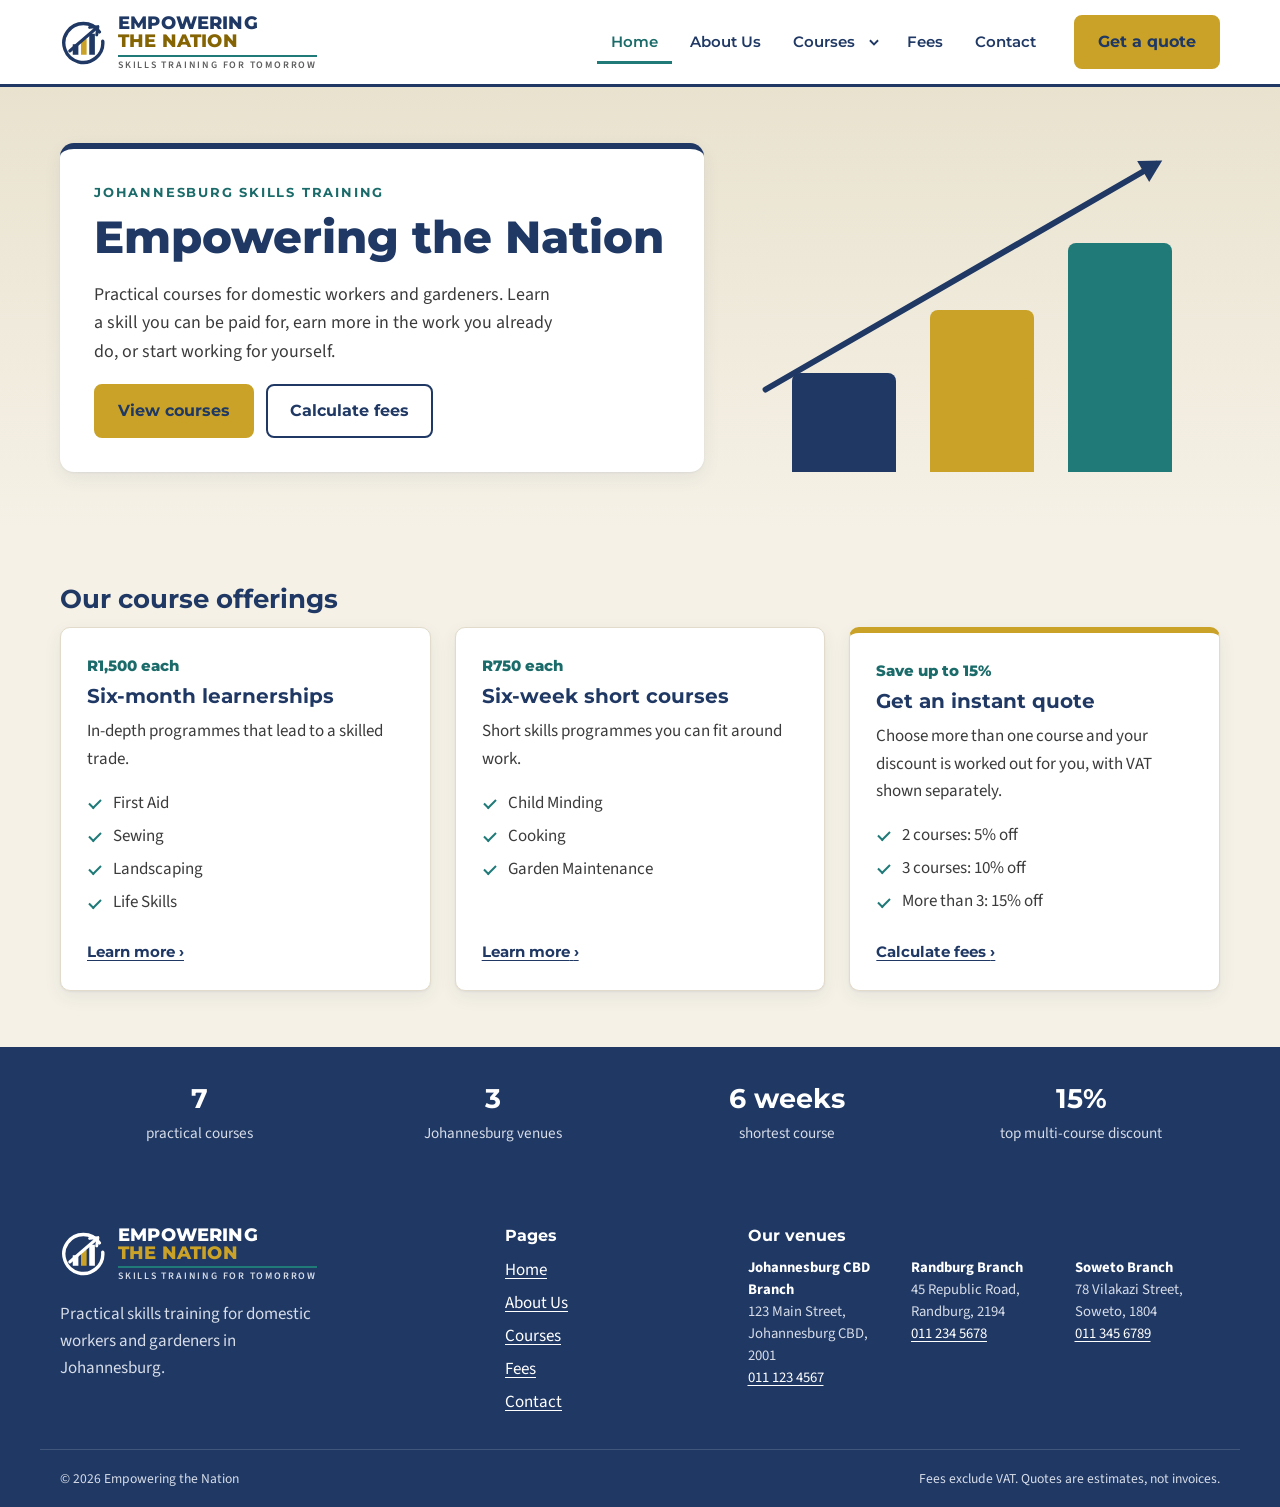
<file: empowering-the-nation-website 2/index.html>
<!DOCTYPE html>
<html lang="en-ZA">
<head>
<meta charset="utf-8">
<meta name="viewport" content="width=device-width, initial-scale=1">
<title>Home | Empowering the Nation</title>
<meta name="description" content="Practical skills courses for domestic workers and gardeners in Johannesburg.">
<meta name="theme-color" content="#1F3864">
<link rel="icon" href="data:image/svg+xml,%3Csvg%20xmlns%3D%22http%3A%2F%2Fwww.w3.org%2F2000%2Fsvg%22%20viewBox%3D%220%200%2064%2064%22%3E%3Crect%20width%3D%2264%22%20height%3D%2264%22%20rx%3D%2214%22%20fill%3D%22%23F5F1E6%22%2F%3E%3Crect%20x%3D%2217%22%20y%3D%2235%22%20width%3D%227.5%22%20height%3D%2214%22%20fill%3D%22%231F3864%22%2F%3E%3Crect%20x%3D%2228%22%20y%3D%2228%22%20width%3D%227.5%22%20height%3D%2221%22%20fill%3D%22%23C9A227%22%2F%3E%3Crect%20x%3D%2239%22%20y%3D%2221%22%20width%3D%227.5%22%20height%3D%2228%22%20fill%3D%22%231F3864%22%2F%3E%3Cpath%20d%3D%22M13%2044%2049%2013%22%20stroke%3D%22%231F3864%22%20stroke-width%3D%224%22%20stroke-linecap%3D%22round%22%2F%3E%3C%2Fsvg%3E">
<link rel="preconnect" href="https://fonts.googleapis.com">
<link rel="preconnect" href="https://fonts.gstatic.com" crossorigin>
<link rel="stylesheet" href="https://fonts.googleapis.com/css2?family=Montserrat:wght@600;700;800&family=Source+Sans+3:wght@400;600;700&display=swap">
<link rel="stylesheet" href="base.css">
<link rel="stylesheet" href="site.css">
</head>
<body class="is-site">
<a class="skip-link" href="#main">Skip to content</a><header class="site-header"><div class="wrap nav-row"><a class="logo" href="index.html" aria-label="Empowering the Nation home"><svg class="logo-mark" viewBox="0 0 64 64" aria-hidden="true"><path d="M52.5 18.5A26 26 0 1 0 57 31" fill="none" stroke="#1F3864" stroke-width="4.5" stroke-linecap="round"/><rect x="17" y="35" width="7.5" height="14" fill="#1F3864"/><rect x="28" y="28" width="7.5" height="21" fill="#C9A227"/><rect x="39" y="21" width="7.5" height="28" fill="#1F3864"/><path d="M13 44 49 13" stroke="#1F3864" stroke-width="4" stroke-linecap="round"/><path d="M39.5 12.5 50.5 11.5 49 22.5" fill="none" stroke="#1F3864" stroke-width="4" stroke-linecap="round" stroke-linejoin="round"/></svg><span class="logo-words"><span class="logo-1">EMPOWERING</span><span class="logo-2">THE NATION</span><span class="logo-tag">Skills training for tomorrow</span></span></a><button class="nav-toggle" type="button" aria-expanded="false" aria-controls="site-links" aria-label="Open menu"><svg class="ui-icon" viewBox="0 0 24 24" fill="none" stroke="currentColor" stroke-width="1.8" stroke-linecap="round" stroke-linejoin="round" aria-hidden="true"><path d="M4 7h16M4 12h16M4 17h16"/></svg></button><nav class="main-nav" aria-label="Main"><ul class="nav-links" id="site-links"><li><a href="index.html" aria-current="page">Home</a></li><li><a href="about.html">About Us</a></li><li class="has-dropdown"><a href="courses.html">Courses</a><button class="dropdown-toggle" type="button" aria-expanded="false" aria-controls="dd-courses" aria-label="Show all courses"><svg viewBox="0 0 12 12" aria-hidden="true"><path d="M2.5 4.5 6 8l3.5-3.5" fill="none" stroke="currentColor" stroke-width="1.6"/></svg></button><div class="dropdown" id="dd-courses"><div class="dropdown-inner"><div class="dd-grid"><div><p class="dd-head" id="dd-six-month">Six-month learnerships</p><ul aria-labelledby="dd-six-month"><li><a href="course-first-aid.html">First Aid<span><span class="sr-only">, </span>R1,500</span></a></li><li><a href="course-sewing.html">Sewing<span><span class="sr-only">, </span>R1,500</span></a></li><li><a href="course-landscaping.html">Landscaping<span><span class="sr-only">, </span>R1,500</span></a></li><li><a href="course-life-skills.html">Life Skills<span><span class="sr-only">, </span>R1,500</span></a></li></ul></div><div><p class="dd-head" id="dd-six-week">Six-week short courses</p><ul aria-labelledby="dd-six-week"><li><a href="course-child-minding.html">Child Minding<span><span class="sr-only">, </span>R750</span></a></li><li><a href="course-cooking.html">Cooking<span><span class="sr-only">, </span>R750</span></a></li><li><a href="course-garden-maintenance.html">Garden Maintenance<span><span class="sr-only">, </span>R750</span></a></li></ul></div></div><a class="dd-all" href="courses.html">View all 7 courses <span aria-hidden="true">&rsaquo;</span></a></div></div></li><li><a href="fees.html">Fees</a></li><li><a href="contact.html">Contact</a></li></ul></nav><a class="btn btn-gold nav-cta" href="fees.html">Get a quote</a></div></header><main id="main" tabindex="-1"><section class="hero"><div class="wrap hero-grid"><div class="hero-card"><p class="eyebrow">Johannesburg skills training</p><h1>Empowering the Nation</h1><p class="hero-lead">Practical courses for domestic workers and gardeners. Learn a skill you can be paid for, earn more in the work you already do, or start working for yourself.</p><div class="btn-row"><a class="btn btn-gold" href="courses.html">View courses</a><a class="btn btn-outline" href="fees.html">Calculate fees</a></div></div><div class="hero-art" aria-hidden="true"><span class="bar b1"></span><span class="bar b2"></span><span class="bar b3"></span><span class="arrow"></span></div></div></section><section class="section"><div class="wrap"><h2 class="section-title">Our course offerings</h2><div class="offer-grid"><article class="card offer-card"><p class="offer-fee">R1,500 each</p><h3>Six-month learnerships</h3><p>In-depth programmes that lead to a skilled trade.</p><ul class="tick-list"><li>First Aid</li><li>Sewing</li><li>Landscaping</li><li>Life Skills</li></ul><a class="text-link" href="courses.html?type=six-month">Learn more<span class="sr-only"> about six-month learnerships</span> <span aria-hidden="true">&rsaquo;</span></a></article><article class="card offer-card"><p class="offer-fee">R750 each</p><h3>Six-week short courses</h3><p>Short skills programmes you can fit around work.</p><ul class="tick-list"><li>Child Minding</li><li>Cooking</li><li>Garden Maintenance</li></ul><a class="text-link" href="courses.html?type=six-week">Learn more<span class="sr-only"> about six-week short courses</span> <span aria-hidden="true">&rsaquo;</span></a></article><article class="card offer-card offer-quote"><p class="offer-fee">Save up to 15%</p><h3>Get an instant quote</h3><p>Choose more than one course and your discount is worked out for you, with VAT shown separately.</p><ul class="tick-list"><li>2 courses: 5% off</li><li>3 courses: 10% off</li><li>More than 3: 15% off</li></ul><a class="text-link" href="fees.html">Calculate fees <span aria-hidden="true">&rsaquo;</span></a></article></div></div></section><section class="stats" aria-label="Empowering the Nation in numbers"><div class="wrap stats-grid"><div><strong>7</strong><span>practical courses</span></div><div><strong>3</strong><span>Johannesburg venues</span></div><div><strong>6 weeks</strong><span>shortest course</span></div><div><strong>15%</strong><span>top multi-course discount</span></div></div></section></main><footer class="site-footer"><div class="wrap footer-grid"><div><a class="logo logo-reverse" href="index.html" aria-label="Empowering the Nation home"><svg class="logo-mark" viewBox="0 0 64 64" aria-hidden="true"><path d="M52.5 18.5A26 26 0 1 0 57 31" fill="none" stroke="#1F3864" stroke-width="4.5" stroke-linecap="round"/><rect x="17" y="35" width="7.5" height="14" fill="#1F3864"/><rect x="28" y="28" width="7.5" height="21" fill="#C9A227"/><rect x="39" y="21" width="7.5" height="28" fill="#1F3864"/><path d="M13 44 49 13" stroke="#1F3864" stroke-width="4" stroke-linecap="round"/><path d="M39.5 12.5 50.5 11.5 49 22.5" fill="none" stroke="#1F3864" stroke-width="4" stroke-linecap="round" stroke-linejoin="round"/></svg><span class="logo-words"><span class="logo-1">EMPOWERING</span><span class="logo-2">THE NATION</span><span class="logo-tag">Skills training for tomorrow</span></span></a><p class="footer-note">Practical skills training for domestic workers and gardeners in Johannesburg.</p></div><div><h2 class="footer-h">Pages</h2><ul class="footer-links"><li><a href="index.html">Home</a></li><li><a href="about.html">About Us</a></li><li><a href="courses.html">Courses</a></li><li><a href="fees.html">Fees</a></li><li><a href="contact.html">Contact</a></li></ul></div><div class="footer-venues"><h2 class="footer-h">Our venues</h2><ul><li><strong>Johannesburg CBD Branch</strong><br>123 Main Street, Johannesburg CBD, 2001<br><a href="tel:+27111234567">011 123 4567</a></li><li><strong>Randburg Branch</strong><br>45 Republic Road, Randburg, 2194<br><a href="tel:+27112345678">011 234 5678</a></li><li><strong>Soweto Branch</strong><br>78 Vilakazi Street, Soweto, 1804<br><a href="tel:+27113456789">011 345 6789</a></li></ul></div></div><div class="wrap footer-base"><span>&copy; 2026 Empowering the Nation</span><span>Fees exclude VAT. Quotes are estimates, not invoices.</span></div></footer>
<script src="app.js"></script>
</body>
</html>
</file>
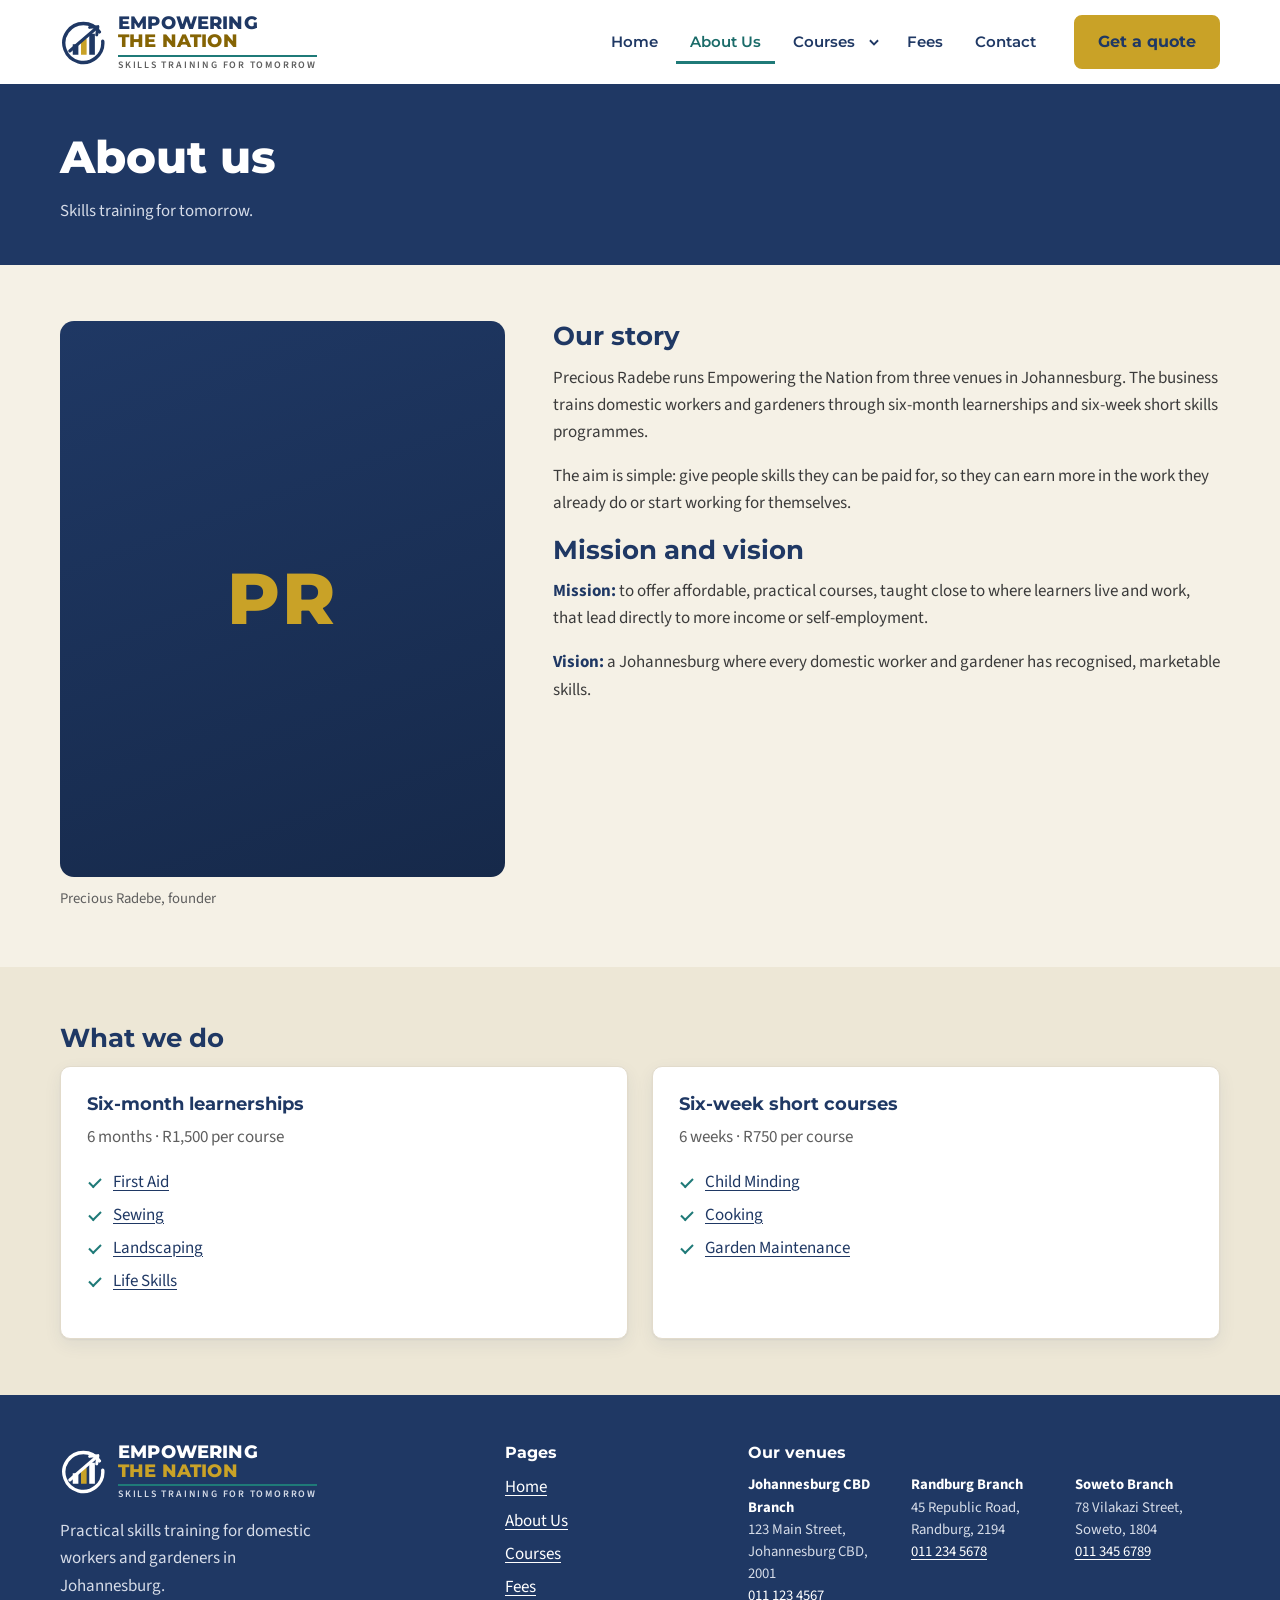
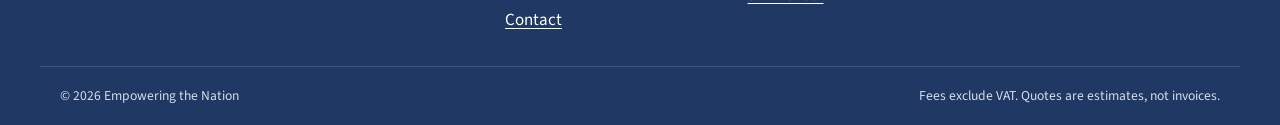
<file: empowering-the-nation-website 2/about.html>
<!DOCTYPE html>
<html lang="en-ZA">
<head>
<meta charset="utf-8">
<meta name="viewport" content="width=device-width, initial-scale=1">
<title>About us | Empowering the Nation</title>
<meta name="description" content="Who we are, our mission and vision, and what we teach.">
<meta name="theme-color" content="#1F3864">
<link rel="icon" href="data:image/svg+xml,%3Csvg%20xmlns%3D%22http%3A%2F%2Fwww.w3.org%2F2000%2Fsvg%22%20viewBox%3D%220%200%2064%2064%22%3E%3Crect%20width%3D%2264%22%20height%3D%2264%22%20rx%3D%2214%22%20fill%3D%22%23F5F1E6%22%2F%3E%3Crect%20x%3D%2217%22%20y%3D%2235%22%20width%3D%227.5%22%20height%3D%2214%22%20fill%3D%22%231F3864%22%2F%3E%3Crect%20x%3D%2228%22%20y%3D%2228%22%20width%3D%227.5%22%20height%3D%2221%22%20fill%3D%22%23C9A227%22%2F%3E%3Crect%20x%3D%2239%22%20y%3D%2221%22%20width%3D%227.5%22%20height%3D%2228%22%20fill%3D%22%231F3864%22%2F%3E%3Cpath%20d%3D%22M13%2044%2049%2013%22%20stroke%3D%22%231F3864%22%20stroke-width%3D%224%22%20stroke-linecap%3D%22round%22%2F%3E%3C%2Fsvg%3E">
<link rel="preconnect" href="https://fonts.googleapis.com">
<link rel="preconnect" href="https://fonts.gstatic.com" crossorigin>
<link rel="stylesheet" href="https://fonts.googleapis.com/css2?family=Montserrat:wght@600;700;800&family=Source+Sans+3:wght@400;600;700&display=swap">
<link rel="stylesheet" href="base.css">
<link rel="stylesheet" href="site.css">
</head>
<body class="is-site">
<a class="skip-link" href="#main">Skip to content</a><header class="site-header"><div class="wrap nav-row"><a class="logo" href="index.html" aria-label="Empowering the Nation home"><svg class="logo-mark" viewBox="0 0 64 64" aria-hidden="true"><path d="M52.5 18.5A26 26 0 1 0 57 31" fill="none" stroke="#1F3864" stroke-width="4.5" stroke-linecap="round"/><rect x="17" y="35" width="7.5" height="14" fill="#1F3864"/><rect x="28" y="28" width="7.5" height="21" fill="#C9A227"/><rect x="39" y="21" width="7.5" height="28" fill="#1F3864"/><path d="M13 44 49 13" stroke="#1F3864" stroke-width="4" stroke-linecap="round"/><path d="M39.5 12.5 50.5 11.5 49 22.5" fill="none" stroke="#1F3864" stroke-width="4" stroke-linecap="round" stroke-linejoin="round"/></svg><span class="logo-words"><span class="logo-1">EMPOWERING</span><span class="logo-2">THE NATION</span><span class="logo-tag">Skills training for tomorrow</span></span></a><button class="nav-toggle" type="button" aria-expanded="false" aria-controls="site-links" aria-label="Open menu"><svg class="ui-icon" viewBox="0 0 24 24" fill="none" stroke="currentColor" stroke-width="1.8" stroke-linecap="round" stroke-linejoin="round" aria-hidden="true"><path d="M4 7h16M4 12h16M4 17h16"/></svg></button><nav class="main-nav" aria-label="Main"><ul class="nav-links" id="site-links"><li><a href="index.html">Home</a></li><li><a href="about.html" aria-current="page">About Us</a></li><li class="has-dropdown"><a href="courses.html">Courses</a><button class="dropdown-toggle" type="button" aria-expanded="false" aria-controls="dd-courses" aria-label="Show all courses"><svg viewBox="0 0 12 12" aria-hidden="true"><path d="M2.5 4.5 6 8l3.5-3.5" fill="none" stroke="currentColor" stroke-width="1.6"/></svg></button><div class="dropdown" id="dd-courses"><div class="dropdown-inner"><div class="dd-grid"><div><p class="dd-head" id="dd-six-month">Six-month learnerships</p><ul aria-labelledby="dd-six-month"><li><a href="course-first-aid.html">First Aid<span><span class="sr-only">, </span>R1,500</span></a></li><li><a href="course-sewing.html">Sewing<span><span class="sr-only">, </span>R1,500</span></a></li><li><a href="course-landscaping.html">Landscaping<span><span class="sr-only">, </span>R1,500</span></a></li><li><a href="course-life-skills.html">Life Skills<span><span class="sr-only">, </span>R1,500</span></a></li></ul></div><div><p class="dd-head" id="dd-six-week">Six-week short courses</p><ul aria-labelledby="dd-six-week"><li><a href="course-child-minding.html">Child Minding<span><span class="sr-only">, </span>R750</span></a></li><li><a href="course-cooking.html">Cooking<span><span class="sr-only">, </span>R750</span></a></li><li><a href="course-garden-maintenance.html">Garden Maintenance<span><span class="sr-only">, </span>R750</span></a></li></ul></div></div><a class="dd-all" href="courses.html">View all 7 courses <span aria-hidden="true">&rsaquo;</span></a></div></div></li><li><a href="fees.html">Fees</a></li><li><a href="contact.html">Contact</a></li></ul></nav><a class="btn btn-gold nav-cta" href="fees.html">Get a quote</a></div></header><main id="main" tabindex="-1"><section class="banner"><div class="wrap"><h1>About us</h1><p>Skills training for tomorrow.</p></div></section><section class="section"><div class="wrap story-grid"><figure class="founder"><div class="founder-art" aria-hidden="true">PR</div><figcaption>Precious Radebe, founder</figcaption></figure><div><h2 class="section-title">Our story</h2><p>Precious Radebe runs Empowering the Nation from three venues in Johannesburg. The business trains domestic workers and gardeners through six-month learnerships and six-week short skills programmes.</p><p>The aim is simple: give people skills they can be paid for, so they can earn more in the work they already do or start working for themselves.</p><h2 class="section-title">Mission and vision</h2><p><strong>Mission:</strong> to offer affordable, practical courses, taught close to where learners live and work, that lead directly to more income or self-employment.</p><p><strong>Vision:</strong> a Johannesburg where every domestic worker and gardener has recognised, marketable skills.</p></div></div></section><section class="section section-alt"><div class="wrap"><h2 class="section-title">What we do</h2><div class="what-grid"><div class="card what-card"><h3>Six-month learnerships</h3><p class="muted">6 months &middot; R1,500 per course</p><ul class="tick-list"><li><a href="course-first-aid.html">First Aid</a></li><li><a href="course-sewing.html">Sewing</a></li><li><a href="course-landscaping.html">Landscaping</a></li><li><a href="course-life-skills.html">Life Skills</a></li></ul></div><div class="card what-card"><h3>Six-week short courses</h3><p class="muted">6 weeks &middot; R750 per course</p><ul class="tick-list"><li><a href="course-child-minding.html">Child Minding</a></li><li><a href="course-cooking.html">Cooking</a></li><li><a href="course-garden-maintenance.html">Garden Maintenance</a></li></ul></div></div></div></section></main><footer class="site-footer"><div class="wrap footer-grid"><div><a class="logo logo-reverse" href="index.html" aria-label="Empowering the Nation home"><svg class="logo-mark" viewBox="0 0 64 64" aria-hidden="true"><path d="M52.5 18.5A26 26 0 1 0 57 31" fill="none" stroke="#1F3864" stroke-width="4.5" stroke-linecap="round"/><rect x="17" y="35" width="7.5" height="14" fill="#1F3864"/><rect x="28" y="28" width="7.5" height="21" fill="#C9A227"/><rect x="39" y="21" width="7.5" height="28" fill="#1F3864"/><path d="M13 44 49 13" stroke="#1F3864" stroke-width="4" stroke-linecap="round"/><path d="M39.5 12.5 50.5 11.5 49 22.5" fill="none" stroke="#1F3864" stroke-width="4" stroke-linecap="round" stroke-linejoin="round"/></svg><span class="logo-words"><span class="logo-1">EMPOWERING</span><span class="logo-2">THE NATION</span><span class="logo-tag">Skills training for tomorrow</span></span></a><p class="footer-note">Practical skills training for domestic workers and gardeners in Johannesburg.</p></div><div><h2 class="footer-h">Pages</h2><ul class="footer-links"><li><a href="index.html">Home</a></li><li><a href="about.html">About Us</a></li><li><a href="courses.html">Courses</a></li><li><a href="fees.html">Fees</a></li><li><a href="contact.html">Contact</a></li></ul></div><div class="footer-venues"><h2 class="footer-h">Our venues</h2><ul><li><strong>Johannesburg CBD Branch</strong><br>123 Main Street, Johannesburg CBD, 2001<br><a href="tel:+27111234567">011 123 4567</a></li><li><strong>Randburg Branch</strong><br>45 Republic Road, Randburg, 2194<br><a href="tel:+27112345678">011 234 5678</a></li><li><strong>Soweto Branch</strong><br>78 Vilakazi Street, Soweto, 1804<br><a href="tel:+27113456789">011 345 6789</a></li></ul></div></div><div class="wrap footer-base"><span>&copy; 2026 Empowering the Nation</span><span>Fees exclude VAT. Quotes are estimates, not invoices.</span></div></footer>
<script src="app.js"></script>
</body>
</html>
</file>
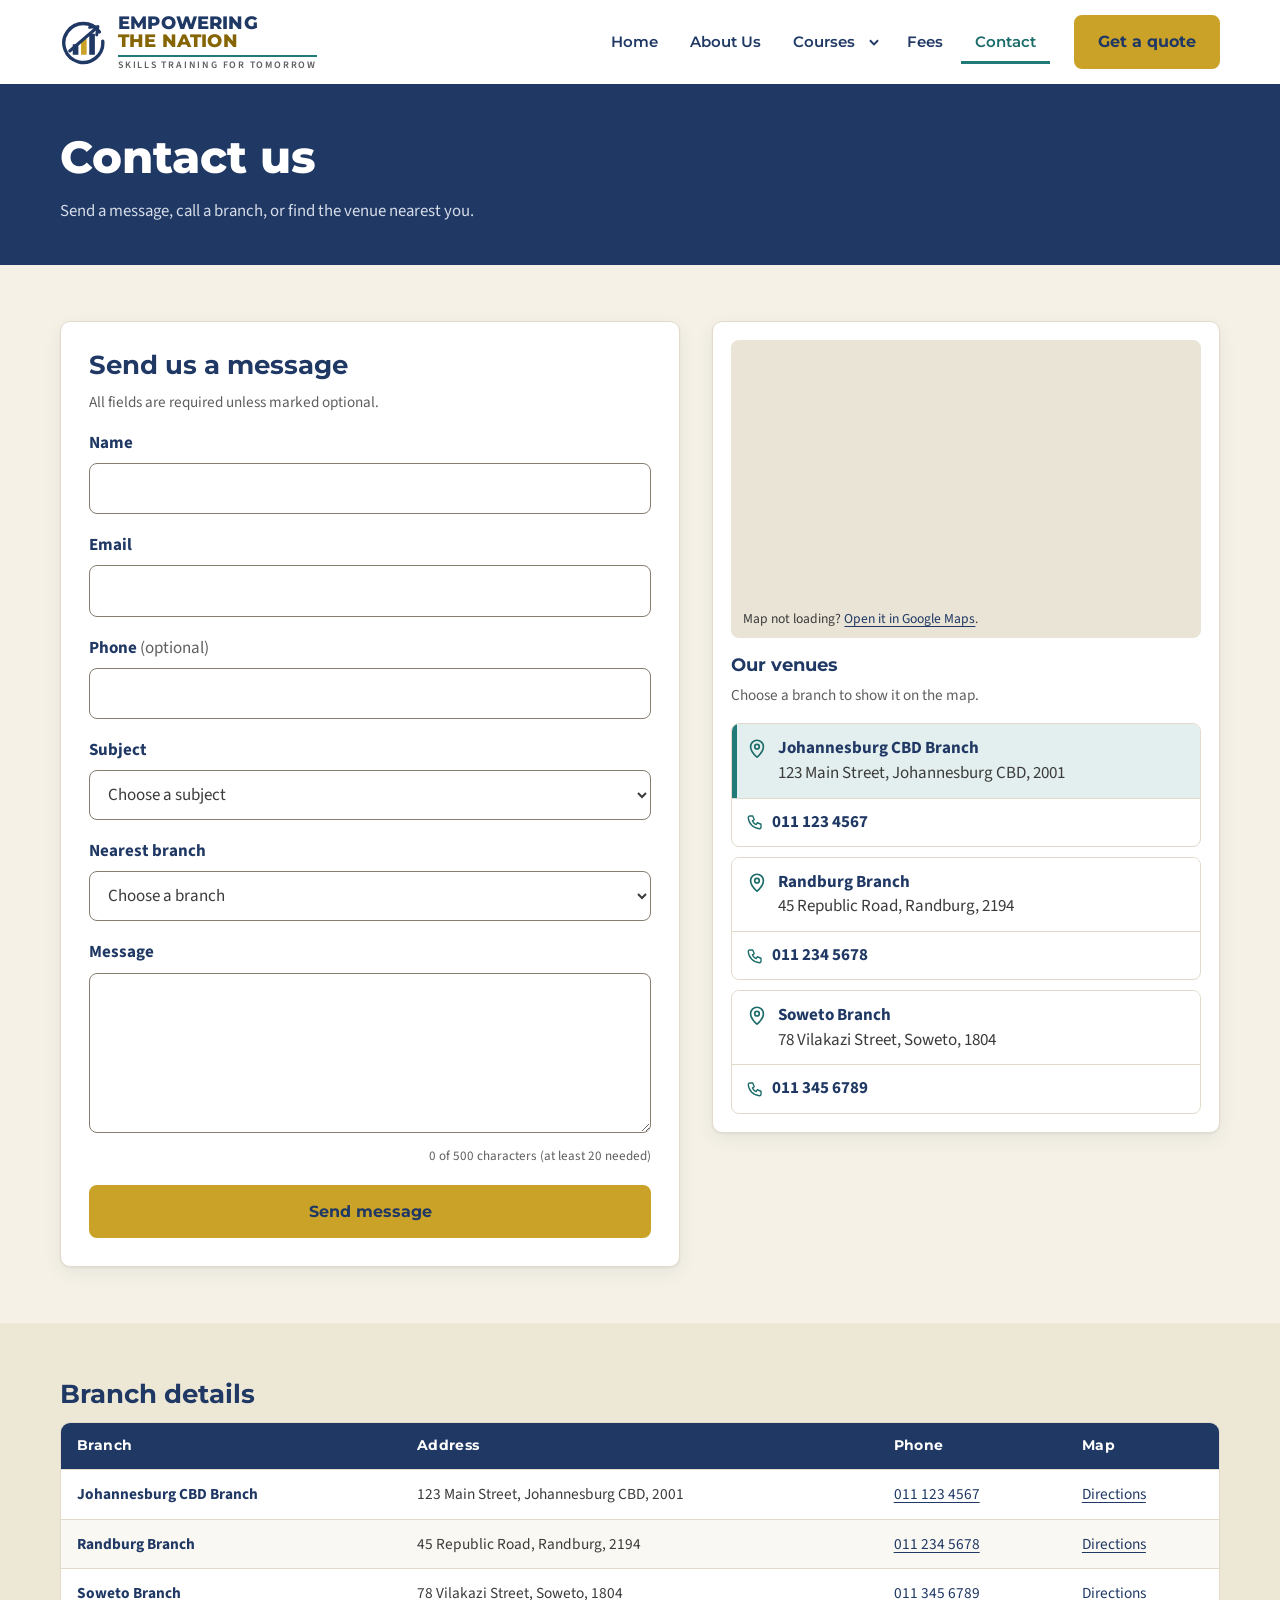
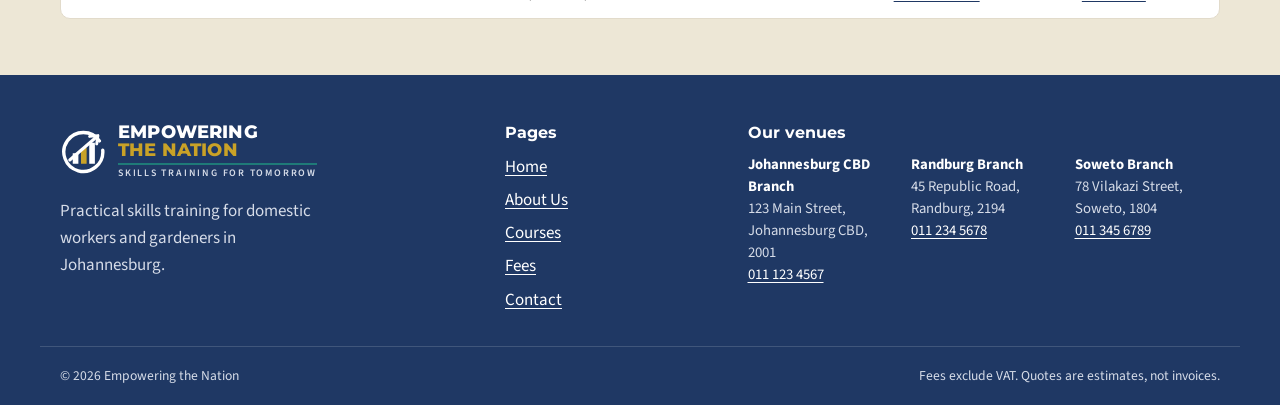
<file: empowering-the-nation-website 2/contact.html>
<!DOCTYPE html>
<html lang="en-ZA">
<head>
<meta charset="utf-8">
<meta name="viewport" content="width=device-width, initial-scale=1">
<title>Contact us | Empowering the Nation</title>
<meta name="description" content="Contact details and maps for our three Johannesburg venues.">
<meta name="theme-color" content="#1F3864">
<link rel="icon" href="data:image/svg+xml,%3Csvg%20xmlns%3D%22http%3A%2F%2Fwww.w3.org%2F2000%2Fsvg%22%20viewBox%3D%220%200%2064%2064%22%3E%3Crect%20width%3D%2264%22%20height%3D%2264%22%20rx%3D%2214%22%20fill%3D%22%23F5F1E6%22%2F%3E%3Crect%20x%3D%2217%22%20y%3D%2235%22%20width%3D%227.5%22%20height%3D%2214%22%20fill%3D%22%231F3864%22%2F%3E%3Crect%20x%3D%2228%22%20y%3D%2228%22%20width%3D%227.5%22%20height%3D%2221%22%20fill%3D%22%23C9A227%22%2F%3E%3Crect%20x%3D%2239%22%20y%3D%2221%22%20width%3D%227.5%22%20height%3D%2228%22%20fill%3D%22%231F3864%22%2F%3E%3Cpath%20d%3D%22M13%2044%2049%2013%22%20stroke%3D%22%231F3864%22%20stroke-width%3D%224%22%20stroke-linecap%3D%22round%22%2F%3E%3C%2Fsvg%3E">
<link rel="preconnect" href="https://fonts.googleapis.com">
<link rel="preconnect" href="https://fonts.gstatic.com" crossorigin>
<link rel="stylesheet" href="https://fonts.googleapis.com/css2?family=Montserrat:wght@600;700;800&family=Source+Sans+3:wght@400;600;700&display=swap">
<link rel="stylesheet" href="base.css">
<link rel="stylesheet" href="site.css">
</head>
<body class="is-site">
<a class="skip-link" href="#main">Skip to content</a><header class="site-header"><div class="wrap nav-row"><a class="logo" href="index.html" aria-label="Empowering the Nation home"><svg class="logo-mark" viewBox="0 0 64 64" aria-hidden="true"><path d="M52.5 18.5A26 26 0 1 0 57 31" fill="none" stroke="#1F3864" stroke-width="4.5" stroke-linecap="round"/><rect x="17" y="35" width="7.5" height="14" fill="#1F3864"/><rect x="28" y="28" width="7.5" height="21" fill="#C9A227"/><rect x="39" y="21" width="7.5" height="28" fill="#1F3864"/><path d="M13 44 49 13" stroke="#1F3864" stroke-width="4" stroke-linecap="round"/><path d="M39.5 12.5 50.5 11.5 49 22.5" fill="none" stroke="#1F3864" stroke-width="4" stroke-linecap="round" stroke-linejoin="round"/></svg><span class="logo-words"><span class="logo-1">EMPOWERING</span><span class="logo-2">THE NATION</span><span class="logo-tag">Skills training for tomorrow</span></span></a><button class="nav-toggle" type="button" aria-expanded="false" aria-controls="site-links" aria-label="Open menu"><svg class="ui-icon" viewBox="0 0 24 24" fill="none" stroke="currentColor" stroke-width="1.8" stroke-linecap="round" stroke-linejoin="round" aria-hidden="true"><path d="M4 7h16M4 12h16M4 17h16"/></svg></button><nav class="main-nav" aria-label="Main"><ul class="nav-links" id="site-links"><li><a href="index.html">Home</a></li><li><a href="about.html">About Us</a></li><li class="has-dropdown"><a href="courses.html">Courses</a><button class="dropdown-toggle" type="button" aria-expanded="false" aria-controls="dd-courses" aria-label="Show all courses"><svg viewBox="0 0 12 12" aria-hidden="true"><path d="M2.5 4.5 6 8l3.5-3.5" fill="none" stroke="currentColor" stroke-width="1.6"/></svg></button><div class="dropdown" id="dd-courses"><div class="dropdown-inner"><div class="dd-grid"><div><p class="dd-head" id="dd-six-month">Six-month learnerships</p><ul aria-labelledby="dd-six-month"><li><a href="course-first-aid.html">First Aid<span><span class="sr-only">, </span>R1,500</span></a></li><li><a href="course-sewing.html">Sewing<span><span class="sr-only">, </span>R1,500</span></a></li><li><a href="course-landscaping.html">Landscaping<span><span class="sr-only">, </span>R1,500</span></a></li><li><a href="course-life-skills.html">Life Skills<span><span class="sr-only">, </span>R1,500</span></a></li></ul></div><div><p class="dd-head" id="dd-six-week">Six-week short courses</p><ul aria-labelledby="dd-six-week"><li><a href="course-child-minding.html">Child Minding<span><span class="sr-only">, </span>R750</span></a></li><li><a href="course-cooking.html">Cooking<span><span class="sr-only">, </span>R750</span></a></li><li><a href="course-garden-maintenance.html">Garden Maintenance<span><span class="sr-only">, </span>R750</span></a></li></ul></div></div><a class="dd-all" href="courses.html">View all 7 courses <span aria-hidden="true">&rsaquo;</span></a></div></div></li><li><a href="fees.html">Fees</a></li><li><a href="contact.html" aria-current="page">Contact</a></li></ul></nav><a class="btn btn-gold nav-cta" href="fees.html">Get a quote</a></div></header><main id="main" tabindex="-1"><section class="banner"><div class="wrap"><h1>Contact us</h1><p>Send a message, call a branch, or find the venue nearest you.</p></div></section><section class="section"><div class="wrap"><div class="contact-grid"><div><form id="contact-form" class="card form-card" novalidate><h2 class="section-title">Send us a message</h2><p class="hint">All fields are required unless marked optional.</p><div class="error-summary" id="contact-errors" tabindex="-1" role="alert" aria-labelledby="contact-errors-title" hidden><h2 id="contact-errors-title">There is a problem</h2><ul></ul></div><div class="field"><label for="c-name">Name</label><input id="c-name" name="name" type="text" autocomplete="name" required><p class="field-error" id="c-name-error">Enter your first name and surname.</p></div><div class="field"><label for="c-email">Email</label><input id="c-email" name="email" type="email" autocomplete="email" required><p class="field-error" id="c-email-error">Enter an email address like name@example.com.</p></div><div class="field"><label for="c-phone">Phone <span class="opt">(optional)</span></label><input id="c-phone" name="phone" type="tel" inputmode="tel" autocomplete="tel"><p class="field-error" id="c-phone-error">Enter a 10-digit South African number, or leave this blank.</p></div><div class="field"><label for="c-subject">Subject</label><select id="c-subject" name="subject" required><option value="">Choose a subject</option><option value="general">General enquiry</option><option value="first-aid">Course: First Aid</option><option value="sewing">Course: Sewing</option><option value="landscaping">Course: Landscaping</option><option value="life-skills">Course: Life Skills</option><option value="child-minding">Course: Child Minding</option><option value="cooking">Course: Cooking</option><option value="garden-maintenance">Course: Garden Maintenance</option><option value="fees">Fees and payment</option></select><p class="field-error" id="c-subject-error">Choose what your message is about.</p></div><div class="field"><label for="c-venue">Nearest branch</label><select id="c-venue" name="venue" required><option value="">Choose a branch</option><option value="cbd">Johannesburg CBD Branch</option><option value="randburg">Randburg Branch</option><option value="soweto">Soweto Branch</option></select><p class="field-error" id="c-venue-error">Choose the branch closest to you.</p></div><div class="field"><label for="c-message">Message</label><textarea id="c-message" name="message" rows="5" maxlength="500" aria-describedby="c-message-count" required></textarea><p class="char-count" id="c-message-count">0 of 500 characters</p><p class="field-error" id="c-message-error">Write at least 20 characters so we can help.</p></div><button class="btn btn-gold btn-block" type="submit">Send message</button></form><div class="card form-card success" id="contact-success" hidden tabindex="-1" role="status"><h2 class="section-title">Message received</h2><p id="contact-success-text"></p><p class="fine">This website has no server yet, so your message is shown here only. To be sure we get it, please also call your branch.</p><button class="btn btn-outline" type="button" id="contact-new">Send another message</button></div></div><div class="card map-card"><div class="map-frame"><iframe id="venue-map" title="Map of Johannesburg CBD Branch" loading="lazy" referrerpolicy="no-referrer-when-downgrade" src="https://maps.google.com/maps?q=123+Main+Street%2C+Johannesburg+CBD%2C+2001&amp;z=15&amp;output=embed"></iframe><p class="map-fallback">Map not loading? <a id="map-link" href="https://www.google.com/maps/search/?api=1&amp;query=123+Main+Street%2C+Johannesburg+CBD%2C+2001" target="_blank" rel="noopener">Open it in Google Maps<span class="sr-only"> (opens in a new tab)</span></a>.</p></div><h2 class="summary-title" id="venues-title">Our venues</h2><p class="hint" id="venues-hint">Choose a branch to show it on the map.</p><ul class="venue-list" aria-labelledby="venues-title"><li><button type="button" class="venue-btn on" data-venue="cbd" data-address="123 Main Street, Johannesburg CBD, 2001" aria-pressed="true"><svg class="ui-icon" viewBox="0 0 24 24" fill="none" stroke="currentColor" stroke-width="1.8" stroke-linecap="round" stroke-linejoin="round" aria-hidden="true"><path d="M12 21s-7-6.2-7-11.5a7 7 0 0 1 14 0C19 14.8 12 21 12 21z"/><circle cx="12" cy="9.5" r="2.5"/></svg><span><span class="sr-only">Show on map: </span><strong>Johannesburg CBD Branch</strong><br>123 Main Street, Johannesburg CBD, 2001</span></button><a class="call" href="tel:+27111234567"><svg class="ui-icon" viewBox="0 0 24 24" fill="none" stroke="currentColor" stroke-width="1.8" stroke-linecap="round" stroke-linejoin="round" aria-hidden="true"><path d="M5 4h4l2 5-2.5 1.5a11 11 0 0 0 5 5L15 13l5 2v4a2 2 0 0 1-2 2A16 16 0 0 1 3 6a2 2 0 0 1 2-2z"/></svg><span class="sr-only">Call Johannesburg CBD Branch on </span>011 123 4567</a></li><li><button type="button" class="venue-btn" data-venue="randburg" data-address="45 Republic Road, Randburg, 2194" aria-pressed="false"><svg class="ui-icon" viewBox="0 0 24 24" fill="none" stroke="currentColor" stroke-width="1.8" stroke-linecap="round" stroke-linejoin="round" aria-hidden="true"><path d="M12 21s-7-6.2-7-11.5a7 7 0 0 1 14 0C19 14.8 12 21 12 21z"/><circle cx="12" cy="9.5" r="2.5"/></svg><span><span class="sr-only">Show on map: </span><strong>Randburg Branch</strong><br>45 Republic Road, Randburg, 2194</span></button><a class="call" href="tel:+27112345678"><svg class="ui-icon" viewBox="0 0 24 24" fill="none" stroke="currentColor" stroke-width="1.8" stroke-linecap="round" stroke-linejoin="round" aria-hidden="true"><path d="M5 4h4l2 5-2.5 1.5a11 11 0 0 0 5 5L15 13l5 2v4a2 2 0 0 1-2 2A16 16 0 0 1 3 6a2 2 0 0 1 2-2z"/></svg><span class="sr-only">Call Randburg Branch on </span>011 234 5678</a></li><li><button type="button" class="venue-btn" data-venue="soweto" data-address="78 Vilakazi Street, Soweto, 1804" aria-pressed="false"><svg class="ui-icon" viewBox="0 0 24 24" fill="none" stroke="currentColor" stroke-width="1.8" stroke-linecap="round" stroke-linejoin="round" aria-hidden="true"><path d="M12 21s-7-6.2-7-11.5a7 7 0 0 1 14 0C19 14.8 12 21 12 21z"/><circle cx="12" cy="9.5" r="2.5"/></svg><span><span class="sr-only">Show on map: </span><strong>Soweto Branch</strong><br>78 Vilakazi Street, Soweto, 1804</span></button><a class="call" href="tel:+27113456789"><svg class="ui-icon" viewBox="0 0 24 24" fill="none" stroke="currentColor" stroke-width="1.8" stroke-linecap="round" stroke-linejoin="round" aria-hidden="true"><path d="M5 4h4l2 5-2.5 1.5a11 11 0 0 0 5 5L15 13l5 2v4a2 2 0 0 1-2 2A16 16 0 0 1 3 6a2 2 0 0 1 2-2z"/></svg><span class="sr-only">Call Soweto Branch on </span>011 345 6789</a></li></ul></div></div></div></section><section class="section section-alt"><div class="wrap"><h2 class="section-title">Branch details</h2><div class="table-scroll" role="region" aria-label="Branch details table" tabindex="0"><table class="data-table"><caption class="sr-only">Address, phone number and directions for each branch</caption><thead><tr><th scope="col">Branch</th><th scope="col">Address</th><th scope="col">Phone</th><th scope="col">Map</th></tr></thead><tbody><tr><th scope="row">Johannesburg CBD Branch</th><td>123 Main Street, Johannesburg CBD, 2001</td><td><a href="tel:+27111234567">011 123 4567</a></td><td><a href="https://www.google.com/maps/search/?api=1&amp;query=123+Main+Street%2C+Johannesburg+CBD%2C+2001" target="_blank" rel="noopener">Directions<span class="sr-only"> to Johannesburg CBD Branch</span><span class="sr-only"> (opens in a new tab)</span></a></td></tr><tr><th scope="row">Randburg Branch</th><td>45 Republic Road, Randburg, 2194</td><td><a href="tel:+27112345678">011 234 5678</a></td><td><a href="https://www.google.com/maps/search/?api=1&amp;query=45+Republic+Road%2C+Randburg%2C+2194" target="_blank" rel="noopener">Directions<span class="sr-only"> to Randburg Branch</span><span class="sr-only"> (opens in a new tab)</span></a></td></tr><tr><th scope="row">Soweto Branch</th><td>78 Vilakazi Street, Soweto, 1804</td><td><a href="tel:+27113456789">011 345 6789</a></td><td><a href="https://www.google.com/maps/search/?api=1&amp;query=78+Vilakazi+Street%2C+Soweto%2C+1804" target="_blank" rel="noopener">Directions<span class="sr-only"> to Soweto Branch</span><span class="sr-only"> (opens in a new tab)</span></a></td></tr></tbody></table></div></div></section></main><footer class="site-footer"><div class="wrap footer-grid"><div><a class="logo logo-reverse" href="index.html" aria-label="Empowering the Nation home"><svg class="logo-mark" viewBox="0 0 64 64" aria-hidden="true"><path d="M52.5 18.5A26 26 0 1 0 57 31" fill="none" stroke="#1F3864" stroke-width="4.5" stroke-linecap="round"/><rect x="17" y="35" width="7.5" height="14" fill="#1F3864"/><rect x="28" y="28" width="7.5" height="21" fill="#C9A227"/><rect x="39" y="21" width="7.5" height="28" fill="#1F3864"/><path d="M13 44 49 13" stroke="#1F3864" stroke-width="4" stroke-linecap="round"/><path d="M39.5 12.5 50.5 11.5 49 22.5" fill="none" stroke="#1F3864" stroke-width="4" stroke-linecap="round" stroke-linejoin="round"/></svg><span class="logo-words"><span class="logo-1">EMPOWERING</span><span class="logo-2">THE NATION</span><span class="logo-tag">Skills training for tomorrow</span></span></a><p class="footer-note">Practical skills training for domestic workers and gardeners in Johannesburg.</p></div><div><h2 class="footer-h">Pages</h2><ul class="footer-links"><li><a href="index.html">Home</a></li><li><a href="about.html">About Us</a></li><li><a href="courses.html">Courses</a></li><li><a href="fees.html">Fees</a></li><li><a href="contact.html">Contact</a></li></ul></div><div class="footer-venues"><h2 class="footer-h">Our venues</h2><ul><li><strong>Johannesburg CBD Branch</strong><br>123 Main Street, Johannesburg CBD, 2001<br><a href="tel:+27111234567">011 123 4567</a></li><li><strong>Randburg Branch</strong><br>45 Republic Road, Randburg, 2194<br><a href="tel:+27112345678">011 234 5678</a></li><li><strong>Soweto Branch</strong><br>78 Vilakazi Street, Soweto, 1804<br><a href="tel:+27113456789">011 345 6789</a></li></ul></div></div><div class="wrap footer-base"><span>&copy; 2026 Empowering the Nation</span><span>Fees exclude VAT. Quotes are estimates, not invoices.</span></div></footer>
<script src="app.js"></script>
</body>
</html>
</file>
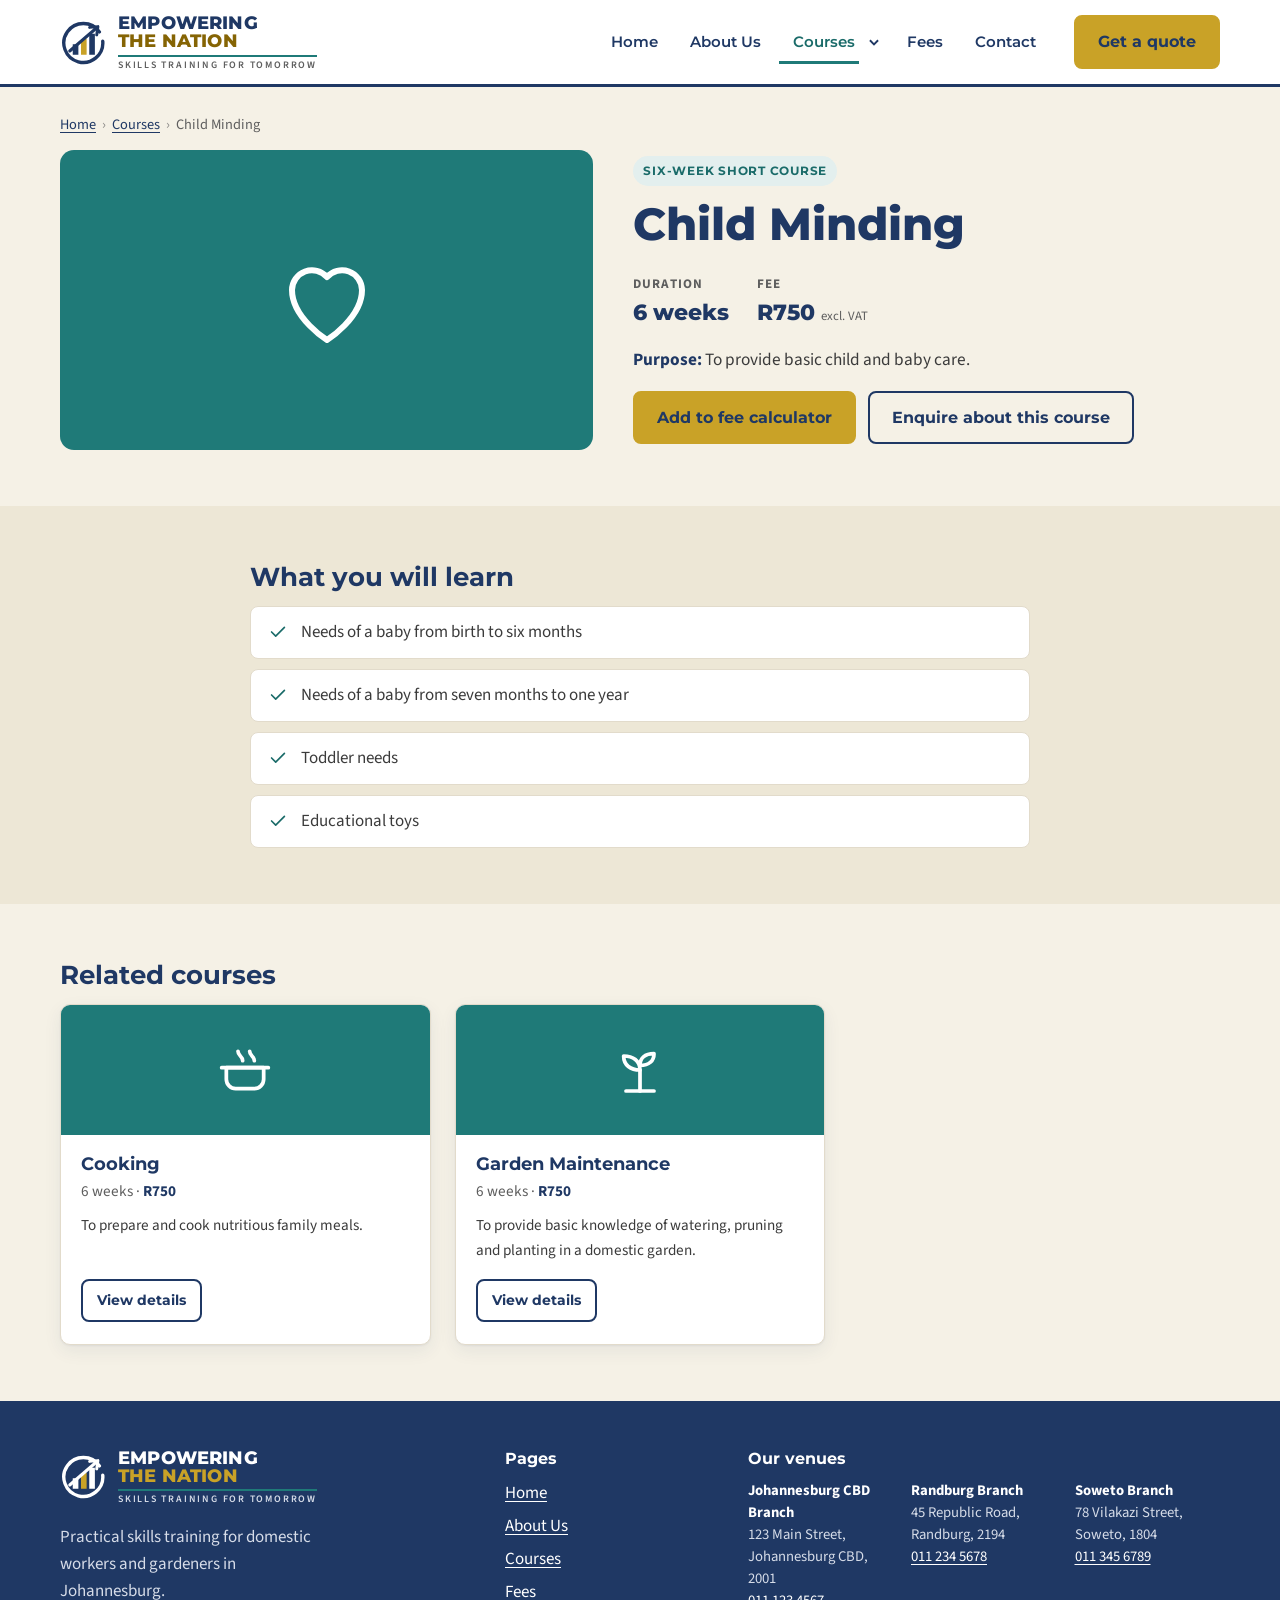
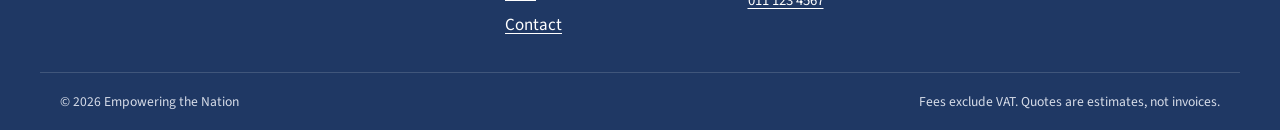
<file: empowering-the-nation-website 2/course-child-minding.html>
<!DOCTYPE html>
<html lang="en-ZA">
<head>
<meta charset="utf-8">
<meta name="viewport" content="width=device-width, initial-scale=1">
<title>Child Minding | Empowering the Nation</title>
<meta name="description" content="Child Minding: To provide basic child and baby care.">
<meta name="theme-color" content="#1F3864">
<link rel="icon" href="data:image/svg+xml,%3Csvg%20xmlns%3D%22http%3A%2F%2Fwww.w3.org%2F2000%2Fsvg%22%20viewBox%3D%220%200%2064%2064%22%3E%3Crect%20width%3D%2264%22%20height%3D%2264%22%20rx%3D%2214%22%20fill%3D%22%23F5F1E6%22%2F%3E%3Crect%20x%3D%2217%22%20y%3D%2235%22%20width%3D%227.5%22%20height%3D%2214%22%20fill%3D%22%231F3864%22%2F%3E%3Crect%20x%3D%2228%22%20y%3D%2228%22%20width%3D%227.5%22%20height%3D%2221%22%20fill%3D%22%23C9A227%22%2F%3E%3Crect%20x%3D%2239%22%20y%3D%2221%22%20width%3D%227.5%22%20height%3D%2228%22%20fill%3D%22%231F3864%22%2F%3E%3Cpath%20d%3D%22M13%2044%2049%2013%22%20stroke%3D%22%231F3864%22%20stroke-width%3D%224%22%20stroke-linecap%3D%22round%22%2F%3E%3C%2Fsvg%3E">
<link rel="preconnect" href="https://fonts.googleapis.com">
<link rel="preconnect" href="https://fonts.gstatic.com" crossorigin>
<link rel="stylesheet" href="https://fonts.googleapis.com/css2?family=Montserrat:wght@600;700;800&family=Source+Sans+3:wght@400;600;700&display=swap">
<link rel="stylesheet" href="base.css">
<link rel="stylesheet" href="site.css">
</head>
<body class="is-site">
<a class="skip-link" href="#main">Skip to content</a><header class="site-header"><div class="wrap nav-row"><a class="logo" href="index.html" aria-label="Empowering the Nation home"><svg class="logo-mark" viewBox="0 0 64 64" aria-hidden="true"><path d="M52.5 18.5A26 26 0 1 0 57 31" fill="none" stroke="#1F3864" stroke-width="4.5" stroke-linecap="round"/><rect x="17" y="35" width="7.5" height="14" fill="#1F3864"/><rect x="28" y="28" width="7.5" height="21" fill="#C9A227"/><rect x="39" y="21" width="7.5" height="28" fill="#1F3864"/><path d="M13 44 49 13" stroke="#1F3864" stroke-width="4" stroke-linecap="round"/><path d="M39.5 12.5 50.5 11.5 49 22.5" fill="none" stroke="#1F3864" stroke-width="4" stroke-linecap="round" stroke-linejoin="round"/></svg><span class="logo-words"><span class="logo-1">EMPOWERING</span><span class="logo-2">THE NATION</span><span class="logo-tag">Skills training for tomorrow</span></span></a><button class="nav-toggle" type="button" aria-expanded="false" aria-controls="site-links" aria-label="Open menu"><svg class="ui-icon" viewBox="0 0 24 24" fill="none" stroke="currentColor" stroke-width="1.8" stroke-linecap="round" stroke-linejoin="round" aria-hidden="true"><path d="M4 7h16M4 12h16M4 17h16"/></svg></button><nav class="main-nav" aria-label="Main"><ul class="nav-links" id="site-links"><li><a href="index.html">Home</a></li><li><a href="about.html">About Us</a></li><li class="has-dropdown"><a href="courses.html" aria-current="page">Courses</a><button class="dropdown-toggle" type="button" aria-expanded="false" aria-controls="dd-courses" aria-label="Show all courses"><svg viewBox="0 0 12 12" aria-hidden="true"><path d="M2.5 4.5 6 8l3.5-3.5" fill="none" stroke="currentColor" stroke-width="1.6"/></svg></button><div class="dropdown" id="dd-courses"><div class="dropdown-inner"><div class="dd-grid"><div><p class="dd-head" id="dd-six-month">Six-month learnerships</p><ul aria-labelledby="dd-six-month"><li><a href="course-first-aid.html">First Aid<span><span class="sr-only">, </span>R1,500</span></a></li><li><a href="course-sewing.html">Sewing<span><span class="sr-only">, </span>R1,500</span></a></li><li><a href="course-landscaping.html">Landscaping<span><span class="sr-only">, </span>R1,500</span></a></li><li><a href="course-life-skills.html">Life Skills<span><span class="sr-only">, </span>R1,500</span></a></li></ul></div><div><p class="dd-head" id="dd-six-week">Six-week short courses</p><ul aria-labelledby="dd-six-week"><li><a href="course-child-minding.html">Child Minding<span><span class="sr-only">, </span>R750</span></a></li><li><a href="course-cooking.html">Cooking<span><span class="sr-only">, </span>R750</span></a></li><li><a href="course-garden-maintenance.html">Garden Maintenance<span><span class="sr-only">, </span>R750</span></a></li></ul></div></div><a class="dd-all" href="courses.html">View all 7 courses <span aria-hidden="true">&rsaquo;</span></a></div></div></li><li><a href="fees.html">Fees</a></li><li><a href="contact.html">Contact</a></li></ul></nav><a class="btn btn-gold nav-cta" href="fees.html">Get a quote</a></div></header><main id="main" tabindex="-1"><section class="section course-top"><div class="wrap"><nav class="breadcrumb breadcrumb-light" aria-label="Breadcrumb"><ol><li><a href="index.html">Home</a></li><li><a href="courses.html">Courses</a></li><li aria-current="page">Child Minding</li></ol></nav><div class="course-grid-top"><div class="course-hero t-six-week" aria-hidden="true"><svg class="course-icon big" viewBox="0 0 24 24" fill="none" stroke="currentColor" stroke-width="1.6" stroke-linecap="round" stroke-linejoin="round" aria-hidden="true"><path d="M12 20s-7-4.4-7-10a4 4 0 0 1 7-2.6A4 4 0 0 1 19 10c0 5.6-7 10-7 10z"/></svg></div><div class="course-info"><p class="badge">Six-week short course</p><h1>Child Minding</h1><dl class="facts"><div><dt>Duration</dt><dd>6 weeks</dd></div><div><dt>Fee</dt><dd>R750 <small>excl. VAT</small></dd></div></dl><p class="purpose"><strong>Purpose:</strong> To provide basic child and baby care.</p><div class="btn-row"><a class="btn btn-gold" href="fees.html?add=child-minding" data-add="child-minding">Add to fee calculator</a><a class="btn btn-outline" href="contact.html?course=child-minding">Enquire about this course</a></div></div></div></div></section><section class="section section-alt"><div class="wrap narrow"><h2 class="section-title">What you will learn</h2><ul class="checklist"><li><svg class="tick" viewBox="0 0 24 24" fill="none" stroke="currentColor" stroke-width="1.8" stroke-linecap="round" stroke-linejoin="round" aria-hidden="true"><path d="m5 12 4.5 4.5L19 7"/></svg><span>Needs of a baby from birth to six months</span></li><li><svg class="tick" viewBox="0 0 24 24" fill="none" stroke="currentColor" stroke-width="1.8" stroke-linecap="round" stroke-linejoin="round" aria-hidden="true"><path d="m5 12 4.5 4.5L19 7"/></svg><span>Needs of a baby from seven months to one year</span></li><li><svg class="tick" viewBox="0 0 24 24" fill="none" stroke="currentColor" stroke-width="1.8" stroke-linecap="round" stroke-linejoin="round" aria-hidden="true"><path d="m5 12 4.5 4.5L19 7"/></svg><span>Toddler needs</span></li><li><svg class="tick" viewBox="0 0 24 24" fill="none" stroke="currentColor" stroke-width="1.8" stroke-linecap="round" stroke-linejoin="round" aria-hidden="true"><path d="m5 12 4.5 4.5L19 7"/></svg><span>Educational toys</span></li></ul></div></section><section class="section"><div class="wrap"><h2 class="section-title">Related courses</h2><div class="course-grid"><article class="card course-card" data-type="six-week" data-fee="750" data-name="cooking"><a class="course-thumb t-six-week" href="course-cooking.html" tabindex="-1" aria-hidden="true"><svg class="course-icon" viewBox="0 0 24 24" fill="none" stroke="currentColor" stroke-width="1.6" stroke-linecap="round" stroke-linejoin="round" aria-hidden="true"><path d="M4 11h16v5a4 4 0 0 1-4 4H8a4 4 0 0 1-4-4z"/><path d="M2 11h20M9 4c0 2 2 2 2 4M14 4c0 2 2 2 2 4"/></svg></a><div class="course-body"><h3><a href="course-cooking.html">Cooking</a></h3><p class="course-meta">6 weeks &middot; <span class="fee">R750</span></p><p class="course-purpose">To prepare and cook nutritious family meals.</p><a class="btn btn-outline btn-sm" href="course-cooking.html">View details<span class="sr-only"> for Cooking</span></a></div></article><article class="card course-card" data-type="six-week" data-fee="750" data-name="garden maintenance"><a class="course-thumb t-six-week" href="course-garden-maintenance.html" tabindex="-1" aria-hidden="true"><svg class="course-icon" viewBox="0 0 24 24" fill="none" stroke="currentColor" stroke-width="1.6" stroke-linecap="round" stroke-linejoin="round" aria-hidden="true"><path d="M12 21v-9"/><path d="M12 12c0-4-3-6-7-6 0 4 3 6 7 6z"/><path d="M12 10c0-3 2-5 6-5 0 3-2 5-6 5z"/><path d="M6 21h12"/></svg></a><div class="course-body"><h3><a href="course-garden-maintenance.html">Garden Maintenance</a></h3><p class="course-meta">6 weeks &middot; <span class="fee">R750</span></p><p class="course-purpose">To provide basic knowledge of watering, pruning and planting in a domestic garden.</p><a class="btn btn-outline btn-sm" href="course-garden-maintenance.html">View details<span class="sr-only"> for Garden Maintenance</span></a></div></article></div></div></section></main><footer class="site-footer"><div class="wrap footer-grid"><div><a class="logo logo-reverse" href="index.html" aria-label="Empowering the Nation home"><svg class="logo-mark" viewBox="0 0 64 64" aria-hidden="true"><path d="M52.5 18.5A26 26 0 1 0 57 31" fill="none" stroke="#1F3864" stroke-width="4.5" stroke-linecap="round"/><rect x="17" y="35" width="7.5" height="14" fill="#1F3864"/><rect x="28" y="28" width="7.5" height="21" fill="#C9A227"/><rect x="39" y="21" width="7.5" height="28" fill="#1F3864"/><path d="M13 44 49 13" stroke="#1F3864" stroke-width="4" stroke-linecap="round"/><path d="M39.5 12.5 50.5 11.5 49 22.5" fill="none" stroke="#1F3864" stroke-width="4" stroke-linecap="round" stroke-linejoin="round"/></svg><span class="logo-words"><span class="logo-1">EMPOWERING</span><span class="logo-2">THE NATION</span><span class="logo-tag">Skills training for tomorrow</span></span></a><p class="footer-note">Practical skills training for domestic workers and gardeners in Johannesburg.</p></div><div><h2 class="footer-h">Pages</h2><ul class="footer-links"><li><a href="index.html">Home</a></li><li><a href="about.html">About Us</a></li><li><a href="courses.html">Courses</a></li><li><a href="fees.html">Fees</a></li><li><a href="contact.html">Contact</a></li></ul></div><div class="footer-venues"><h2 class="footer-h">Our venues</h2><ul><li><strong>Johannesburg CBD Branch</strong><br>123 Main Street, Johannesburg CBD, 2001<br><a href="tel:+27111234567">011 123 4567</a></li><li><strong>Randburg Branch</strong><br>45 Republic Road, Randburg, 2194<br><a href="tel:+27112345678">011 234 5678</a></li><li><strong>Soweto Branch</strong><br>78 Vilakazi Street, Soweto, 1804<br><a href="tel:+27113456789">011 345 6789</a></li></ul></div></div><div class="wrap footer-base"><span>&copy; 2026 Empowering the Nation</span><span>Fees exclude VAT. Quotes are estimates, not invoices.</span></div></footer>
<script src="app.js"></script>
</body>
</html>
</file>
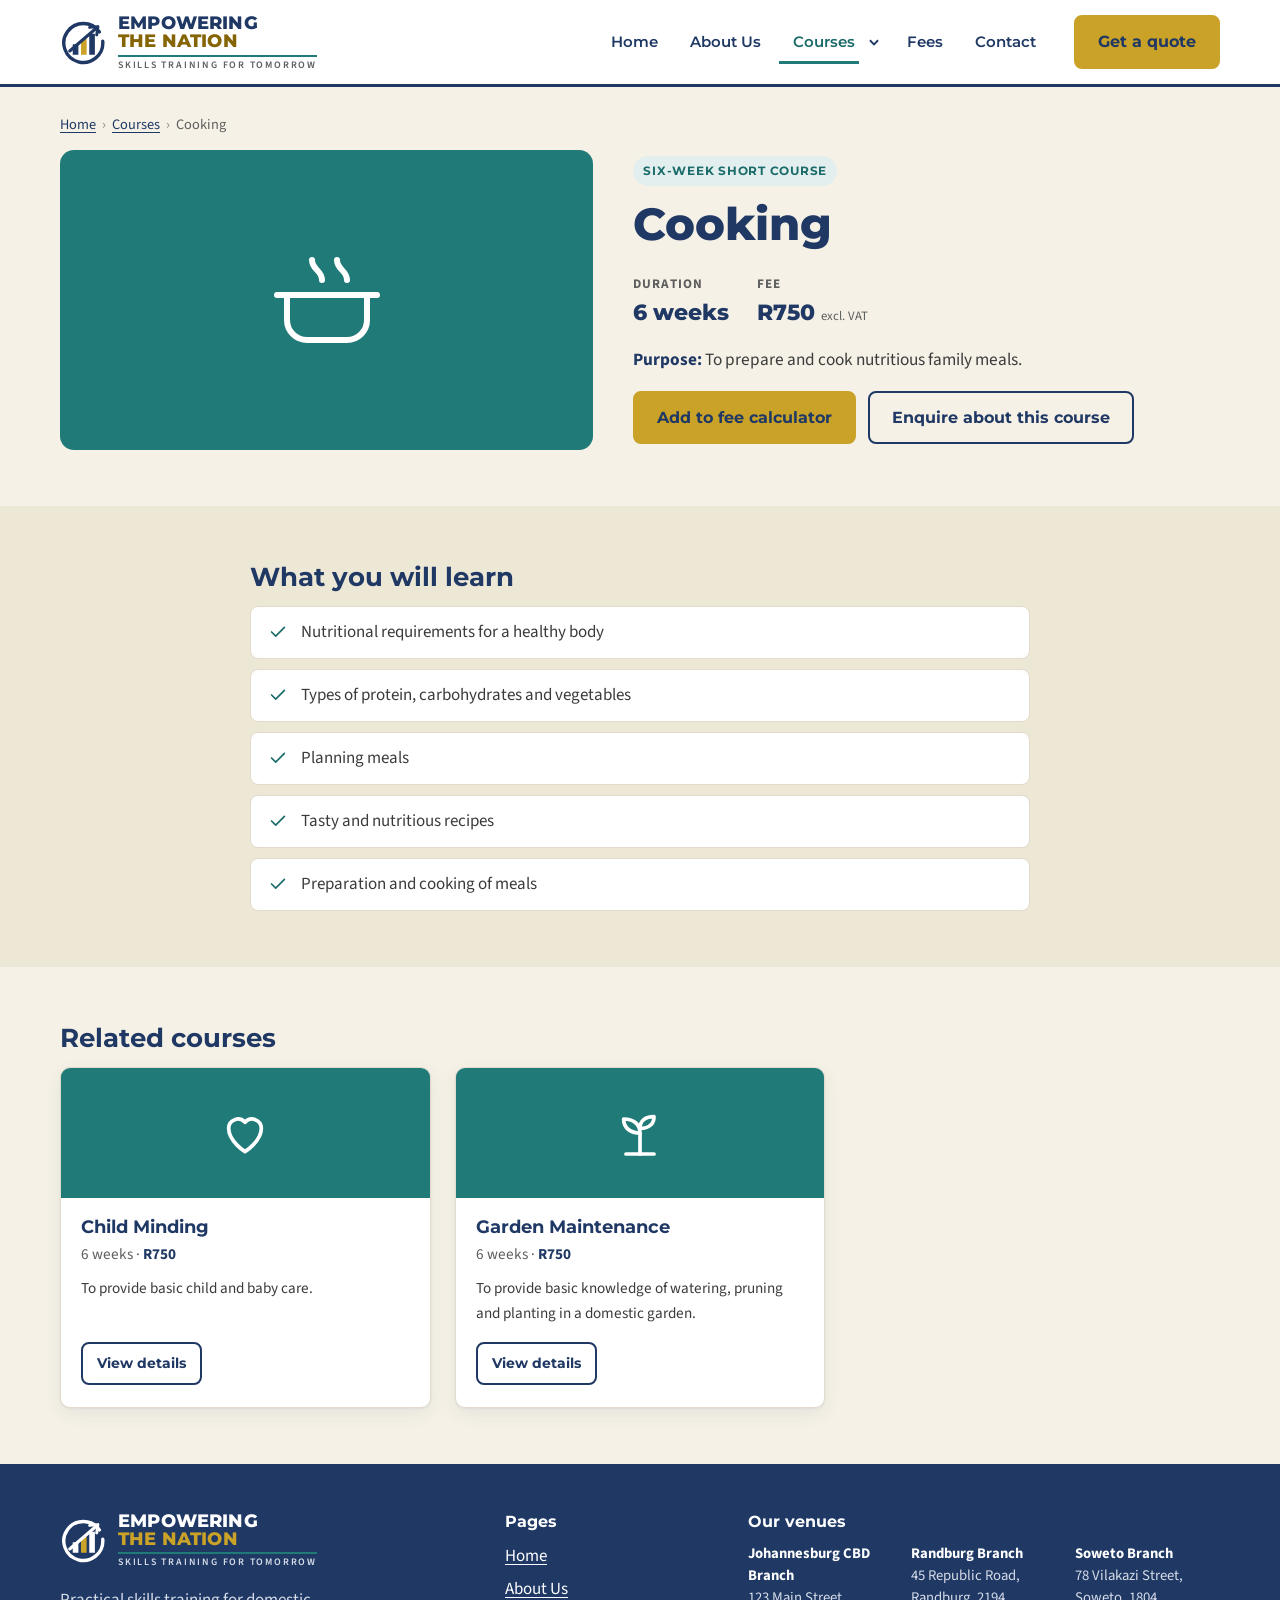
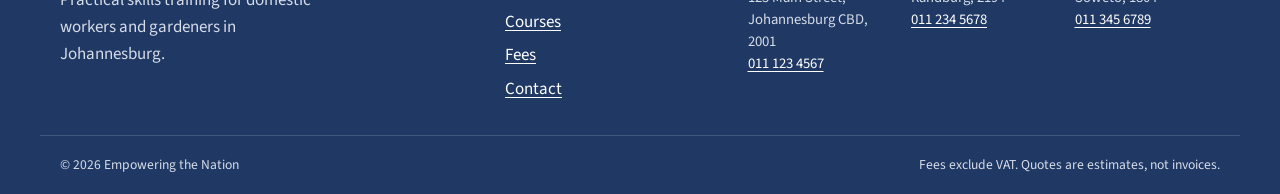
<file: empowering-the-nation-website 2/course-cooking.html>
<!DOCTYPE html>
<html lang="en-ZA">
<head>
<meta charset="utf-8">
<meta name="viewport" content="width=device-width, initial-scale=1">
<title>Cooking | Empowering the Nation</title>
<meta name="description" content="Cooking: To prepare and cook nutritious family meals.">
<meta name="theme-color" content="#1F3864">
<link rel="icon" href="data:image/svg+xml,%3Csvg%20xmlns%3D%22http%3A%2F%2Fwww.w3.org%2F2000%2Fsvg%22%20viewBox%3D%220%200%2064%2064%22%3E%3Crect%20width%3D%2264%22%20height%3D%2264%22%20rx%3D%2214%22%20fill%3D%22%23F5F1E6%22%2F%3E%3Crect%20x%3D%2217%22%20y%3D%2235%22%20width%3D%227.5%22%20height%3D%2214%22%20fill%3D%22%231F3864%22%2F%3E%3Crect%20x%3D%2228%22%20y%3D%2228%22%20width%3D%227.5%22%20height%3D%2221%22%20fill%3D%22%23C9A227%22%2F%3E%3Crect%20x%3D%2239%22%20y%3D%2221%22%20width%3D%227.5%22%20height%3D%2228%22%20fill%3D%22%231F3864%22%2F%3E%3Cpath%20d%3D%22M13%2044%2049%2013%22%20stroke%3D%22%231F3864%22%20stroke-width%3D%224%22%20stroke-linecap%3D%22round%22%2F%3E%3C%2Fsvg%3E">
<link rel="preconnect" href="https://fonts.googleapis.com">
<link rel="preconnect" href="https://fonts.gstatic.com" crossorigin>
<link rel="stylesheet" href="https://fonts.googleapis.com/css2?family=Montserrat:wght@600;700;800&family=Source+Sans+3:wght@400;600;700&display=swap">
<link rel="stylesheet" href="base.css">
<link rel="stylesheet" href="site.css">
</head>
<body class="is-site">
<a class="skip-link" href="#main">Skip to content</a><header class="site-header"><div class="wrap nav-row"><a class="logo" href="index.html" aria-label="Empowering the Nation home"><svg class="logo-mark" viewBox="0 0 64 64" aria-hidden="true"><path d="M52.5 18.5A26 26 0 1 0 57 31" fill="none" stroke="#1F3864" stroke-width="4.5" stroke-linecap="round"/><rect x="17" y="35" width="7.5" height="14" fill="#1F3864"/><rect x="28" y="28" width="7.5" height="21" fill="#C9A227"/><rect x="39" y="21" width="7.5" height="28" fill="#1F3864"/><path d="M13 44 49 13" stroke="#1F3864" stroke-width="4" stroke-linecap="round"/><path d="M39.5 12.5 50.5 11.5 49 22.5" fill="none" stroke="#1F3864" stroke-width="4" stroke-linecap="round" stroke-linejoin="round"/></svg><span class="logo-words"><span class="logo-1">EMPOWERING</span><span class="logo-2">THE NATION</span><span class="logo-tag">Skills training for tomorrow</span></span></a><button class="nav-toggle" type="button" aria-expanded="false" aria-controls="site-links" aria-label="Open menu"><svg class="ui-icon" viewBox="0 0 24 24" fill="none" stroke="currentColor" stroke-width="1.8" stroke-linecap="round" stroke-linejoin="round" aria-hidden="true"><path d="M4 7h16M4 12h16M4 17h16"/></svg></button><nav class="main-nav" aria-label="Main"><ul class="nav-links" id="site-links"><li><a href="index.html">Home</a></li><li><a href="about.html">About Us</a></li><li class="has-dropdown"><a href="courses.html" aria-current="page">Courses</a><button class="dropdown-toggle" type="button" aria-expanded="false" aria-controls="dd-courses" aria-label="Show all courses"><svg viewBox="0 0 12 12" aria-hidden="true"><path d="M2.5 4.5 6 8l3.5-3.5" fill="none" stroke="currentColor" stroke-width="1.6"/></svg></button><div class="dropdown" id="dd-courses"><div class="dropdown-inner"><div class="dd-grid"><div><p class="dd-head" id="dd-six-month">Six-month learnerships</p><ul aria-labelledby="dd-six-month"><li><a href="course-first-aid.html">First Aid<span><span class="sr-only">, </span>R1,500</span></a></li><li><a href="course-sewing.html">Sewing<span><span class="sr-only">, </span>R1,500</span></a></li><li><a href="course-landscaping.html">Landscaping<span><span class="sr-only">, </span>R1,500</span></a></li><li><a href="course-life-skills.html">Life Skills<span><span class="sr-only">, </span>R1,500</span></a></li></ul></div><div><p class="dd-head" id="dd-six-week">Six-week short courses</p><ul aria-labelledby="dd-six-week"><li><a href="course-child-minding.html">Child Minding<span><span class="sr-only">, </span>R750</span></a></li><li><a href="course-cooking.html">Cooking<span><span class="sr-only">, </span>R750</span></a></li><li><a href="course-garden-maintenance.html">Garden Maintenance<span><span class="sr-only">, </span>R750</span></a></li></ul></div></div><a class="dd-all" href="courses.html">View all 7 courses <span aria-hidden="true">&rsaquo;</span></a></div></div></li><li><a href="fees.html">Fees</a></li><li><a href="contact.html">Contact</a></li></ul></nav><a class="btn btn-gold nav-cta" href="fees.html">Get a quote</a></div></header><main id="main" tabindex="-1"><section class="section course-top"><div class="wrap"><nav class="breadcrumb breadcrumb-light" aria-label="Breadcrumb"><ol><li><a href="index.html">Home</a></li><li><a href="courses.html">Courses</a></li><li aria-current="page">Cooking</li></ol></nav><div class="course-grid-top"><div class="course-hero t-six-week" aria-hidden="true"><svg class="course-icon big" viewBox="0 0 24 24" fill="none" stroke="currentColor" stroke-width="1.6" stroke-linecap="round" stroke-linejoin="round" aria-hidden="true"><path d="M4 11h16v5a4 4 0 0 1-4 4H8a4 4 0 0 1-4-4z"/><path d="M2 11h20M9 4c0 2 2 2 2 4M14 4c0 2 2 2 2 4"/></svg></div><div class="course-info"><p class="badge">Six-week short course</p><h1>Cooking</h1><dl class="facts"><div><dt>Duration</dt><dd>6 weeks</dd></div><div><dt>Fee</dt><dd>R750 <small>excl. VAT</small></dd></div></dl><p class="purpose"><strong>Purpose:</strong> To prepare and cook nutritious family meals.</p><div class="btn-row"><a class="btn btn-gold" href="fees.html?add=cooking" data-add="cooking">Add to fee calculator</a><a class="btn btn-outline" href="contact.html?course=cooking">Enquire about this course</a></div></div></div></div></section><section class="section section-alt"><div class="wrap narrow"><h2 class="section-title">What you will learn</h2><ul class="checklist"><li><svg class="tick" viewBox="0 0 24 24" fill="none" stroke="currentColor" stroke-width="1.8" stroke-linecap="round" stroke-linejoin="round" aria-hidden="true"><path d="m5 12 4.5 4.5L19 7"/></svg><span>Nutritional requirements for a healthy body</span></li><li><svg class="tick" viewBox="0 0 24 24" fill="none" stroke="currentColor" stroke-width="1.8" stroke-linecap="round" stroke-linejoin="round" aria-hidden="true"><path d="m5 12 4.5 4.5L19 7"/></svg><span>Types of protein, carbohydrates and vegetables</span></li><li><svg class="tick" viewBox="0 0 24 24" fill="none" stroke="currentColor" stroke-width="1.8" stroke-linecap="round" stroke-linejoin="round" aria-hidden="true"><path d="m5 12 4.5 4.5L19 7"/></svg><span>Planning meals</span></li><li><svg class="tick" viewBox="0 0 24 24" fill="none" stroke="currentColor" stroke-width="1.8" stroke-linecap="round" stroke-linejoin="round" aria-hidden="true"><path d="m5 12 4.5 4.5L19 7"/></svg><span>Tasty and nutritious recipes</span></li><li><svg class="tick" viewBox="0 0 24 24" fill="none" stroke="currentColor" stroke-width="1.8" stroke-linecap="round" stroke-linejoin="round" aria-hidden="true"><path d="m5 12 4.5 4.5L19 7"/></svg><span>Preparation and cooking of meals</span></li></ul></div></section><section class="section"><div class="wrap"><h2 class="section-title">Related courses</h2><div class="course-grid"><article class="card course-card" data-type="six-week" data-fee="750" data-name="child minding"><a class="course-thumb t-six-week" href="course-child-minding.html" tabindex="-1" aria-hidden="true"><svg class="course-icon" viewBox="0 0 24 24" fill="none" stroke="currentColor" stroke-width="1.6" stroke-linecap="round" stroke-linejoin="round" aria-hidden="true"><path d="M12 20s-7-4.4-7-10a4 4 0 0 1 7-2.6A4 4 0 0 1 19 10c0 5.6-7 10-7 10z"/></svg></a><div class="course-body"><h3><a href="course-child-minding.html">Child Minding</a></h3><p class="course-meta">6 weeks &middot; <span class="fee">R750</span></p><p class="course-purpose">To provide basic child and baby care.</p><a class="btn btn-outline btn-sm" href="course-child-minding.html">View details<span class="sr-only"> for Child Minding</span></a></div></article><article class="card course-card" data-type="six-week" data-fee="750" data-name="garden maintenance"><a class="course-thumb t-six-week" href="course-garden-maintenance.html" tabindex="-1" aria-hidden="true"><svg class="course-icon" viewBox="0 0 24 24" fill="none" stroke="currentColor" stroke-width="1.6" stroke-linecap="round" stroke-linejoin="round" aria-hidden="true"><path d="M12 21v-9"/><path d="M12 12c0-4-3-6-7-6 0 4 3 6 7 6z"/><path d="M12 10c0-3 2-5 6-5 0 3-2 5-6 5z"/><path d="M6 21h12"/></svg></a><div class="course-body"><h3><a href="course-garden-maintenance.html">Garden Maintenance</a></h3><p class="course-meta">6 weeks &middot; <span class="fee">R750</span></p><p class="course-purpose">To provide basic knowledge of watering, pruning and planting in a domestic garden.</p><a class="btn btn-outline btn-sm" href="course-garden-maintenance.html">View details<span class="sr-only"> for Garden Maintenance</span></a></div></article></div></div></section></main><footer class="site-footer"><div class="wrap footer-grid"><div><a class="logo logo-reverse" href="index.html" aria-label="Empowering the Nation home"><svg class="logo-mark" viewBox="0 0 64 64" aria-hidden="true"><path d="M52.5 18.5A26 26 0 1 0 57 31" fill="none" stroke="#1F3864" stroke-width="4.5" stroke-linecap="round"/><rect x="17" y="35" width="7.5" height="14" fill="#1F3864"/><rect x="28" y="28" width="7.5" height="21" fill="#C9A227"/><rect x="39" y="21" width="7.5" height="28" fill="#1F3864"/><path d="M13 44 49 13" stroke="#1F3864" stroke-width="4" stroke-linecap="round"/><path d="M39.5 12.5 50.5 11.5 49 22.5" fill="none" stroke="#1F3864" stroke-width="4" stroke-linecap="round" stroke-linejoin="round"/></svg><span class="logo-words"><span class="logo-1">EMPOWERING</span><span class="logo-2">THE NATION</span><span class="logo-tag">Skills training for tomorrow</span></span></a><p class="footer-note">Practical skills training for domestic workers and gardeners in Johannesburg.</p></div><div><h2 class="footer-h">Pages</h2><ul class="footer-links"><li><a href="index.html">Home</a></li><li><a href="about.html">About Us</a></li><li><a href="courses.html">Courses</a></li><li><a href="fees.html">Fees</a></li><li><a href="contact.html">Contact</a></li></ul></div><div class="footer-venues"><h2 class="footer-h">Our venues</h2><ul><li><strong>Johannesburg CBD Branch</strong><br>123 Main Street, Johannesburg CBD, 2001<br><a href="tel:+27111234567">011 123 4567</a></li><li><strong>Randburg Branch</strong><br>45 Republic Road, Randburg, 2194<br><a href="tel:+27112345678">011 234 5678</a></li><li><strong>Soweto Branch</strong><br>78 Vilakazi Street, Soweto, 1804<br><a href="tel:+27113456789">011 345 6789</a></li></ul></div></div><div class="wrap footer-base"><span>&copy; 2026 Empowering the Nation</span><span>Fees exclude VAT. Quotes are estimates, not invoices.</span></div></footer>
<script src="app.js"></script>
</body>
</html>
</file>
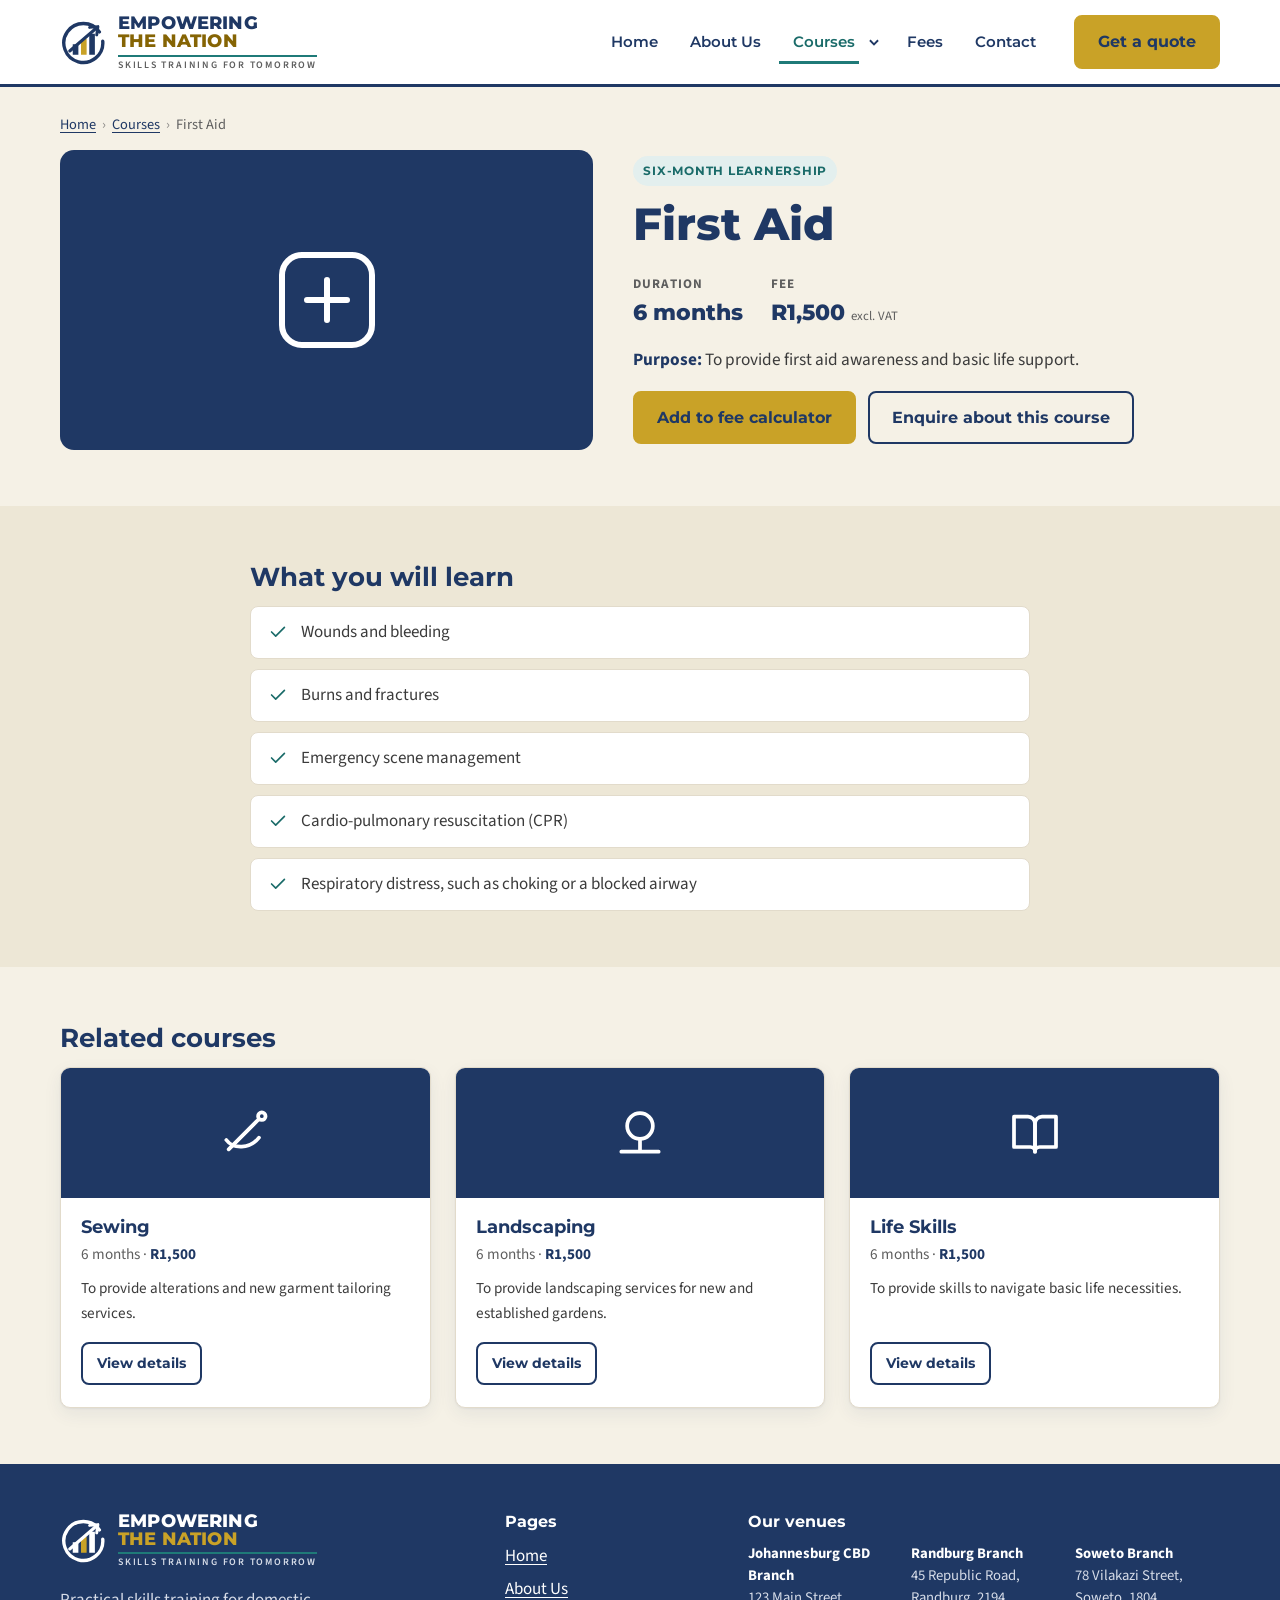
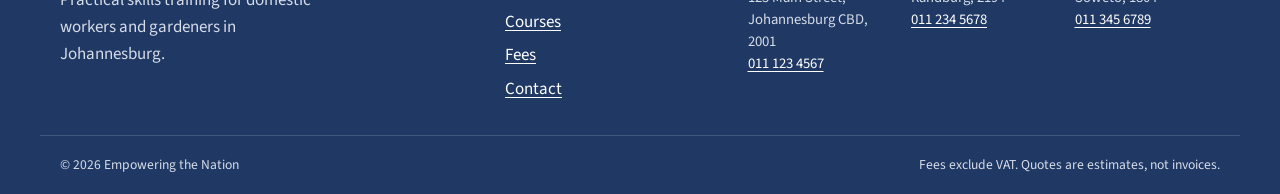
<file: empowering-the-nation-website 2/course-first-aid.html>
<!DOCTYPE html>
<html lang="en-ZA">
<head>
<meta charset="utf-8">
<meta name="viewport" content="width=device-width, initial-scale=1">
<title>First Aid | Empowering the Nation</title>
<meta name="description" content="First Aid: To provide first aid awareness and basic life support.">
<meta name="theme-color" content="#1F3864">
<link rel="icon" href="data:image/svg+xml,%3Csvg%20xmlns%3D%22http%3A%2F%2Fwww.w3.org%2F2000%2Fsvg%22%20viewBox%3D%220%200%2064%2064%22%3E%3Crect%20width%3D%2264%22%20height%3D%2264%22%20rx%3D%2214%22%20fill%3D%22%23F5F1E6%22%2F%3E%3Crect%20x%3D%2217%22%20y%3D%2235%22%20width%3D%227.5%22%20height%3D%2214%22%20fill%3D%22%231F3864%22%2F%3E%3Crect%20x%3D%2228%22%20y%3D%2228%22%20width%3D%227.5%22%20height%3D%2221%22%20fill%3D%22%23C9A227%22%2F%3E%3Crect%20x%3D%2239%22%20y%3D%2221%22%20width%3D%227.5%22%20height%3D%2228%22%20fill%3D%22%231F3864%22%2F%3E%3Cpath%20d%3D%22M13%2044%2049%2013%22%20stroke%3D%22%231F3864%22%20stroke-width%3D%224%22%20stroke-linecap%3D%22round%22%2F%3E%3C%2Fsvg%3E">
<link rel="preconnect" href="https://fonts.googleapis.com">
<link rel="preconnect" href="https://fonts.gstatic.com" crossorigin>
<link rel="stylesheet" href="https://fonts.googleapis.com/css2?family=Montserrat:wght@600;700;800&family=Source+Sans+3:wght@400;600;700&display=swap">
<link rel="stylesheet" href="base.css">
<link rel="stylesheet" href="site.css">
</head>
<body class="is-site">
<a class="skip-link" href="#main">Skip to content</a><header class="site-header"><div class="wrap nav-row"><a class="logo" href="index.html" aria-label="Empowering the Nation home"><svg class="logo-mark" viewBox="0 0 64 64" aria-hidden="true"><path d="M52.5 18.5A26 26 0 1 0 57 31" fill="none" stroke="#1F3864" stroke-width="4.5" stroke-linecap="round"/><rect x="17" y="35" width="7.5" height="14" fill="#1F3864"/><rect x="28" y="28" width="7.5" height="21" fill="#C9A227"/><rect x="39" y="21" width="7.5" height="28" fill="#1F3864"/><path d="M13 44 49 13" stroke="#1F3864" stroke-width="4" stroke-linecap="round"/><path d="M39.5 12.5 50.5 11.5 49 22.5" fill="none" stroke="#1F3864" stroke-width="4" stroke-linecap="round" stroke-linejoin="round"/></svg><span class="logo-words"><span class="logo-1">EMPOWERING</span><span class="logo-2">THE NATION</span><span class="logo-tag">Skills training for tomorrow</span></span></a><button class="nav-toggle" type="button" aria-expanded="false" aria-controls="site-links" aria-label="Open menu"><svg class="ui-icon" viewBox="0 0 24 24" fill="none" stroke="currentColor" stroke-width="1.8" stroke-linecap="round" stroke-linejoin="round" aria-hidden="true"><path d="M4 7h16M4 12h16M4 17h16"/></svg></button><nav class="main-nav" aria-label="Main"><ul class="nav-links" id="site-links"><li><a href="index.html">Home</a></li><li><a href="about.html">About Us</a></li><li class="has-dropdown"><a href="courses.html" aria-current="page">Courses</a><button class="dropdown-toggle" type="button" aria-expanded="false" aria-controls="dd-courses" aria-label="Show all courses"><svg viewBox="0 0 12 12" aria-hidden="true"><path d="M2.5 4.5 6 8l3.5-3.5" fill="none" stroke="currentColor" stroke-width="1.6"/></svg></button><div class="dropdown" id="dd-courses"><div class="dropdown-inner"><div class="dd-grid"><div><p class="dd-head" id="dd-six-month">Six-month learnerships</p><ul aria-labelledby="dd-six-month"><li><a href="course-first-aid.html">First Aid<span><span class="sr-only">, </span>R1,500</span></a></li><li><a href="course-sewing.html">Sewing<span><span class="sr-only">, </span>R1,500</span></a></li><li><a href="course-landscaping.html">Landscaping<span><span class="sr-only">, </span>R1,500</span></a></li><li><a href="course-life-skills.html">Life Skills<span><span class="sr-only">, </span>R1,500</span></a></li></ul></div><div><p class="dd-head" id="dd-six-week">Six-week short courses</p><ul aria-labelledby="dd-six-week"><li><a href="course-child-minding.html">Child Minding<span><span class="sr-only">, </span>R750</span></a></li><li><a href="course-cooking.html">Cooking<span><span class="sr-only">, </span>R750</span></a></li><li><a href="course-garden-maintenance.html">Garden Maintenance<span><span class="sr-only">, </span>R750</span></a></li></ul></div></div><a class="dd-all" href="courses.html">View all 7 courses <span aria-hidden="true">&rsaquo;</span></a></div></div></li><li><a href="fees.html">Fees</a></li><li><a href="contact.html">Contact</a></li></ul></nav><a class="btn btn-gold nav-cta" href="fees.html">Get a quote</a></div></header><main id="main" tabindex="-1"><section class="section course-top"><div class="wrap"><nav class="breadcrumb breadcrumb-light" aria-label="Breadcrumb"><ol><li><a href="index.html">Home</a></li><li><a href="courses.html">Courses</a></li><li aria-current="page">First Aid</li></ol></nav><div class="course-grid-top"><div class="course-hero t-six-month" aria-hidden="true"><svg class="course-icon big" viewBox="0 0 24 24" fill="none" stroke="currentColor" stroke-width="1.6" stroke-linecap="round" stroke-linejoin="round" aria-hidden="true"><rect x="3" y="3" width="18" height="18" rx="4"/><path d="M12 8v8M8 12h8"/></svg></div><div class="course-info"><p class="badge">Six-month learnership</p><h1>First Aid</h1><dl class="facts"><div><dt>Duration</dt><dd>6 months</dd></div><div><dt>Fee</dt><dd>R1,500 <small>excl. VAT</small></dd></div></dl><p class="purpose"><strong>Purpose:</strong> To provide first aid awareness and basic life support.</p><div class="btn-row"><a class="btn btn-gold" href="fees.html?add=first-aid" data-add="first-aid">Add to fee calculator</a><a class="btn btn-outline" href="contact.html?course=first-aid">Enquire about this course</a></div></div></div></div></section><section class="section section-alt"><div class="wrap narrow"><h2 class="section-title">What you will learn</h2><ul class="checklist"><li><svg class="tick" viewBox="0 0 24 24" fill="none" stroke="currentColor" stroke-width="1.8" stroke-linecap="round" stroke-linejoin="round" aria-hidden="true"><path d="m5 12 4.5 4.5L19 7"/></svg><span>Wounds and bleeding</span></li><li><svg class="tick" viewBox="0 0 24 24" fill="none" stroke="currentColor" stroke-width="1.8" stroke-linecap="round" stroke-linejoin="round" aria-hidden="true"><path d="m5 12 4.5 4.5L19 7"/></svg><span>Burns and fractures</span></li><li><svg class="tick" viewBox="0 0 24 24" fill="none" stroke="currentColor" stroke-width="1.8" stroke-linecap="round" stroke-linejoin="round" aria-hidden="true"><path d="m5 12 4.5 4.5L19 7"/></svg><span>Emergency scene management</span></li><li><svg class="tick" viewBox="0 0 24 24" fill="none" stroke="currentColor" stroke-width="1.8" stroke-linecap="round" stroke-linejoin="round" aria-hidden="true"><path d="m5 12 4.5 4.5L19 7"/></svg><span>Cardio-pulmonary resuscitation (CPR)</span></li><li><svg class="tick" viewBox="0 0 24 24" fill="none" stroke="currentColor" stroke-width="1.8" stroke-linecap="round" stroke-linejoin="round" aria-hidden="true"><path d="m5 12 4.5 4.5L19 7"/></svg><span>Respiratory distress, such as choking or a blocked airway</span></li></ul></div></section><section class="section"><div class="wrap"><h2 class="section-title">Related courses</h2><div class="course-grid"><article class="card course-card" data-type="six-month" data-fee="1500" data-name="sewing"><a class="course-thumb t-six-month" href="course-sewing.html" tabindex="-1" aria-hidden="true"><svg class="course-icon" viewBox="0 0 24 24" fill="none" stroke="currentColor" stroke-width="1.6" stroke-linecap="round" stroke-linejoin="round" aria-hidden="true"><path d="M5 19 18 6"/><circle cx="19.2" cy="4.8" r="1.6"/><path d="M4 15c3 4 10 4 14-1"/></svg></a><div class="course-body"><h3><a href="course-sewing.html">Sewing</a></h3><p class="course-meta">6 months &middot; <span class="fee">R1,500</span></p><p class="course-purpose">To provide alterations and new garment tailoring services.</p><a class="btn btn-outline btn-sm" href="course-sewing.html">View details<span class="sr-only"> for Sewing</span></a></div></article><article class="card course-card" data-type="six-month" data-fee="1500" data-name="landscaping"><a class="course-thumb t-six-month" href="course-landscaping.html" tabindex="-1" aria-hidden="true"><svg class="course-icon" viewBox="0 0 24 24" fill="none" stroke="currentColor" stroke-width="1.6" stroke-linecap="round" stroke-linejoin="round" aria-hidden="true"><circle cx="12" cy="9" r="5.5"/><path d="M12 14.5V20M4 20h16"/></svg></a><div class="course-body"><h3><a href="course-landscaping.html">Landscaping</a></h3><p class="course-meta">6 months &middot; <span class="fee">R1,500</span></p><p class="course-purpose">To provide landscaping services for new and established gardens.</p><a class="btn btn-outline btn-sm" href="course-landscaping.html">View details<span class="sr-only"> for Landscaping</span></a></div></article><article class="card course-card" data-type="six-month" data-fee="1500" data-name="life skills"><a class="course-thumb t-six-month" href="course-life-skills.html" tabindex="-1" aria-hidden="true"><svg class="course-icon" viewBox="0 0 24 24" fill="none" stroke="currentColor" stroke-width="1.6" stroke-linecap="round" stroke-linejoin="round" aria-hidden="true"><path d="M3 5h6a3 3 0 0 1 3 3v12a2 2 0 0 0-2-2H3z"/><path d="M21 5h-6a3 3 0 0 0-3 3v12a2 2 0 0 1 2-2h7z"/></svg></a><div class="course-body"><h3><a href="course-life-skills.html">Life Skills</a></h3><p class="course-meta">6 months &middot; <span class="fee">R1,500</span></p><p class="course-purpose">To provide skills to navigate basic life necessities.</p><a class="btn btn-outline btn-sm" href="course-life-skills.html">View details<span class="sr-only"> for Life Skills</span></a></div></article></div></div></section></main><footer class="site-footer"><div class="wrap footer-grid"><div><a class="logo logo-reverse" href="index.html" aria-label="Empowering the Nation home"><svg class="logo-mark" viewBox="0 0 64 64" aria-hidden="true"><path d="M52.5 18.5A26 26 0 1 0 57 31" fill="none" stroke="#1F3864" stroke-width="4.5" stroke-linecap="round"/><rect x="17" y="35" width="7.5" height="14" fill="#1F3864"/><rect x="28" y="28" width="7.5" height="21" fill="#C9A227"/><rect x="39" y="21" width="7.5" height="28" fill="#1F3864"/><path d="M13 44 49 13" stroke="#1F3864" stroke-width="4" stroke-linecap="round"/><path d="M39.5 12.5 50.5 11.5 49 22.5" fill="none" stroke="#1F3864" stroke-width="4" stroke-linecap="round" stroke-linejoin="round"/></svg><span class="logo-words"><span class="logo-1">EMPOWERING</span><span class="logo-2">THE NATION</span><span class="logo-tag">Skills training for tomorrow</span></span></a><p class="footer-note">Practical skills training for domestic workers and gardeners in Johannesburg.</p></div><div><h2 class="footer-h">Pages</h2><ul class="footer-links"><li><a href="index.html">Home</a></li><li><a href="about.html">About Us</a></li><li><a href="courses.html">Courses</a></li><li><a href="fees.html">Fees</a></li><li><a href="contact.html">Contact</a></li></ul></div><div class="footer-venues"><h2 class="footer-h">Our venues</h2><ul><li><strong>Johannesburg CBD Branch</strong><br>123 Main Street, Johannesburg CBD, 2001<br><a href="tel:+27111234567">011 123 4567</a></li><li><strong>Randburg Branch</strong><br>45 Republic Road, Randburg, 2194<br><a href="tel:+27112345678">011 234 5678</a></li><li><strong>Soweto Branch</strong><br>78 Vilakazi Street, Soweto, 1804<br><a href="tel:+27113456789">011 345 6789</a></li></ul></div></div><div class="wrap footer-base"><span>&copy; 2026 Empowering the Nation</span><span>Fees exclude VAT. Quotes are estimates, not invoices.</span></div></footer>
<script src="app.js"></script>
</body>
</html>
</file>
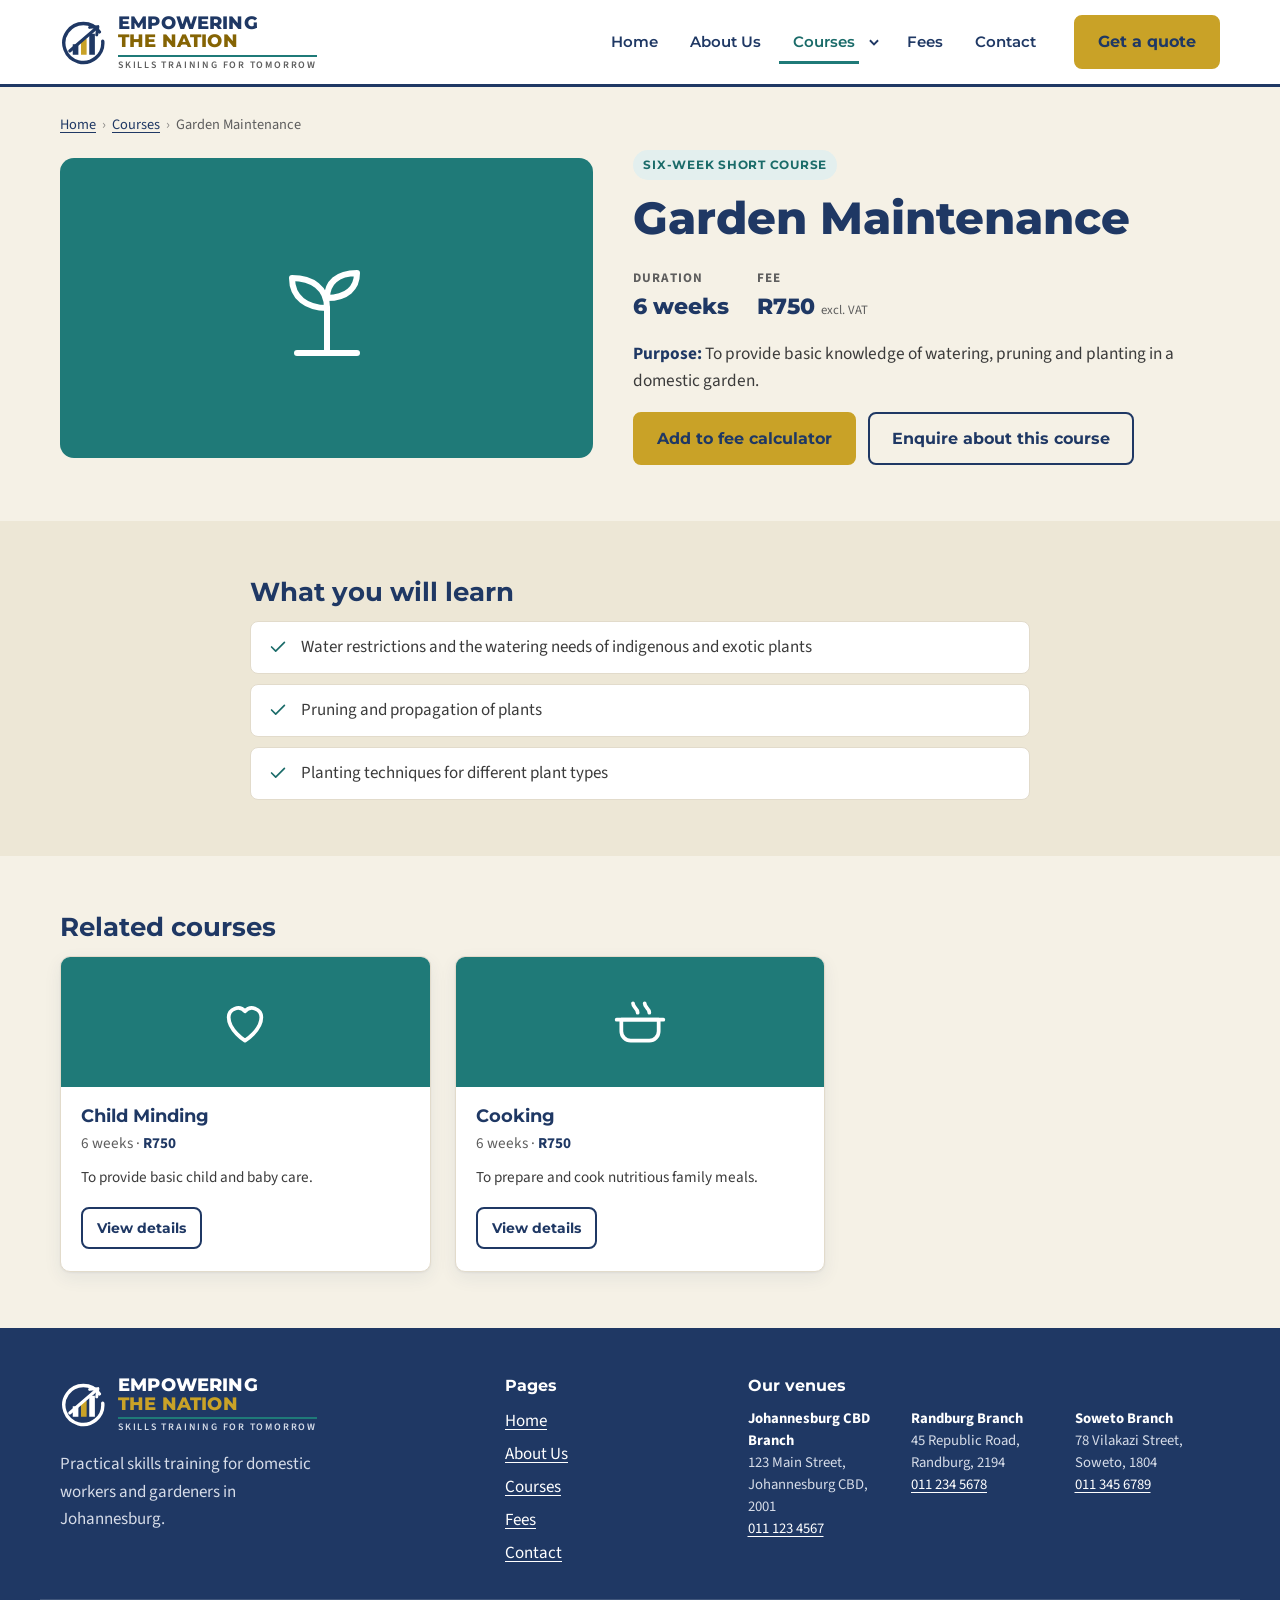
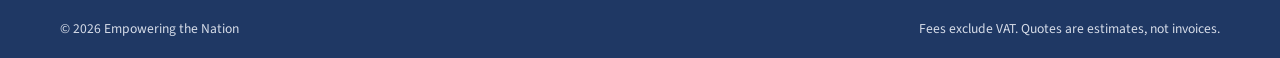
<file: empowering-the-nation-website 2/course-garden-maintenance.html>
<!DOCTYPE html>
<html lang="en-ZA">
<head>
<meta charset="utf-8">
<meta name="viewport" content="width=device-width, initial-scale=1">
<title>Garden Maintenance | Empowering the Nation</title>
<meta name="description" content="Garden Maintenance: To provide basic knowledge of watering, pruning and planting in a domestic garden.">
<meta name="theme-color" content="#1F3864">
<link rel="icon" href="data:image/svg+xml,%3Csvg%20xmlns%3D%22http%3A%2F%2Fwww.w3.org%2F2000%2Fsvg%22%20viewBox%3D%220%200%2064%2064%22%3E%3Crect%20width%3D%2264%22%20height%3D%2264%22%20rx%3D%2214%22%20fill%3D%22%23F5F1E6%22%2F%3E%3Crect%20x%3D%2217%22%20y%3D%2235%22%20width%3D%227.5%22%20height%3D%2214%22%20fill%3D%22%231F3864%22%2F%3E%3Crect%20x%3D%2228%22%20y%3D%2228%22%20width%3D%227.5%22%20height%3D%2221%22%20fill%3D%22%23C9A227%22%2F%3E%3Crect%20x%3D%2239%22%20y%3D%2221%22%20width%3D%227.5%22%20height%3D%2228%22%20fill%3D%22%231F3864%22%2F%3E%3Cpath%20d%3D%22M13%2044%2049%2013%22%20stroke%3D%22%231F3864%22%20stroke-width%3D%224%22%20stroke-linecap%3D%22round%22%2F%3E%3C%2Fsvg%3E">
<link rel="preconnect" href="https://fonts.googleapis.com">
<link rel="preconnect" href="https://fonts.gstatic.com" crossorigin>
<link rel="stylesheet" href="https://fonts.googleapis.com/css2?family=Montserrat:wght@600;700;800&family=Source+Sans+3:wght@400;600;700&display=swap">
<link rel="stylesheet" href="base.css">
<link rel="stylesheet" href="site.css">
</head>
<body class="is-site">
<a class="skip-link" href="#main">Skip to content</a><header class="site-header"><div class="wrap nav-row"><a class="logo" href="index.html" aria-label="Empowering the Nation home"><svg class="logo-mark" viewBox="0 0 64 64" aria-hidden="true"><path d="M52.5 18.5A26 26 0 1 0 57 31" fill="none" stroke="#1F3864" stroke-width="4.5" stroke-linecap="round"/><rect x="17" y="35" width="7.5" height="14" fill="#1F3864"/><rect x="28" y="28" width="7.5" height="21" fill="#C9A227"/><rect x="39" y="21" width="7.5" height="28" fill="#1F3864"/><path d="M13 44 49 13" stroke="#1F3864" stroke-width="4" stroke-linecap="round"/><path d="M39.5 12.5 50.5 11.5 49 22.5" fill="none" stroke="#1F3864" stroke-width="4" stroke-linecap="round" stroke-linejoin="round"/></svg><span class="logo-words"><span class="logo-1">EMPOWERING</span><span class="logo-2">THE NATION</span><span class="logo-tag">Skills training for tomorrow</span></span></a><button class="nav-toggle" type="button" aria-expanded="false" aria-controls="site-links" aria-label="Open menu"><svg class="ui-icon" viewBox="0 0 24 24" fill="none" stroke="currentColor" stroke-width="1.8" stroke-linecap="round" stroke-linejoin="round" aria-hidden="true"><path d="M4 7h16M4 12h16M4 17h16"/></svg></button><nav class="main-nav" aria-label="Main"><ul class="nav-links" id="site-links"><li><a href="index.html">Home</a></li><li><a href="about.html">About Us</a></li><li class="has-dropdown"><a href="courses.html" aria-current="page">Courses</a><button class="dropdown-toggle" type="button" aria-expanded="false" aria-controls="dd-courses" aria-label="Show all courses"><svg viewBox="0 0 12 12" aria-hidden="true"><path d="M2.5 4.5 6 8l3.5-3.5" fill="none" stroke="currentColor" stroke-width="1.6"/></svg></button><div class="dropdown" id="dd-courses"><div class="dropdown-inner"><div class="dd-grid"><div><p class="dd-head" id="dd-six-month">Six-month learnerships</p><ul aria-labelledby="dd-six-month"><li><a href="course-first-aid.html">First Aid<span><span class="sr-only">, </span>R1,500</span></a></li><li><a href="course-sewing.html">Sewing<span><span class="sr-only">, </span>R1,500</span></a></li><li><a href="course-landscaping.html">Landscaping<span><span class="sr-only">, </span>R1,500</span></a></li><li><a href="course-life-skills.html">Life Skills<span><span class="sr-only">, </span>R1,500</span></a></li></ul></div><div><p class="dd-head" id="dd-six-week">Six-week short courses</p><ul aria-labelledby="dd-six-week"><li><a href="course-child-minding.html">Child Minding<span><span class="sr-only">, </span>R750</span></a></li><li><a href="course-cooking.html">Cooking<span><span class="sr-only">, </span>R750</span></a></li><li><a href="course-garden-maintenance.html">Garden Maintenance<span><span class="sr-only">, </span>R750</span></a></li></ul></div></div><a class="dd-all" href="courses.html">View all 7 courses <span aria-hidden="true">&rsaquo;</span></a></div></div></li><li><a href="fees.html">Fees</a></li><li><a href="contact.html">Contact</a></li></ul></nav><a class="btn btn-gold nav-cta" href="fees.html">Get a quote</a></div></header><main id="main" tabindex="-1"><section class="section course-top"><div class="wrap"><nav class="breadcrumb breadcrumb-light" aria-label="Breadcrumb"><ol><li><a href="index.html">Home</a></li><li><a href="courses.html">Courses</a></li><li aria-current="page">Garden Maintenance</li></ol></nav><div class="course-grid-top"><div class="course-hero t-six-week" aria-hidden="true"><svg class="course-icon big" viewBox="0 0 24 24" fill="none" stroke="currentColor" stroke-width="1.6" stroke-linecap="round" stroke-linejoin="round" aria-hidden="true"><path d="M12 21v-9"/><path d="M12 12c0-4-3-6-7-6 0 4 3 6 7 6z"/><path d="M12 10c0-3 2-5 6-5 0 3-2 5-6 5z"/><path d="M6 21h12"/></svg></div><div class="course-info"><p class="badge">Six-week short course</p><h1>Garden Maintenance</h1><dl class="facts"><div><dt>Duration</dt><dd>6 weeks</dd></div><div><dt>Fee</dt><dd>R750 <small>excl. VAT</small></dd></div></dl><p class="purpose"><strong>Purpose:</strong> To provide basic knowledge of watering, pruning and planting in a domestic garden.</p><div class="btn-row"><a class="btn btn-gold" href="fees.html?add=garden-maintenance" data-add="garden-maintenance">Add to fee calculator</a><a class="btn btn-outline" href="contact.html?course=garden-maintenance">Enquire about this course</a></div></div></div></div></section><section class="section section-alt"><div class="wrap narrow"><h2 class="section-title">What you will learn</h2><ul class="checklist"><li><svg class="tick" viewBox="0 0 24 24" fill="none" stroke="currentColor" stroke-width="1.8" stroke-linecap="round" stroke-linejoin="round" aria-hidden="true"><path d="m5 12 4.5 4.5L19 7"/></svg><span>Water restrictions and the watering needs of indigenous and exotic plants</span></li><li><svg class="tick" viewBox="0 0 24 24" fill="none" stroke="currentColor" stroke-width="1.8" stroke-linecap="round" stroke-linejoin="round" aria-hidden="true"><path d="m5 12 4.5 4.5L19 7"/></svg><span>Pruning and propagation of plants</span></li><li><svg class="tick" viewBox="0 0 24 24" fill="none" stroke="currentColor" stroke-width="1.8" stroke-linecap="round" stroke-linejoin="round" aria-hidden="true"><path d="m5 12 4.5 4.5L19 7"/></svg><span>Planting techniques for different plant types</span></li></ul></div></section><section class="section"><div class="wrap"><h2 class="section-title">Related courses</h2><div class="course-grid"><article class="card course-card" data-type="six-week" data-fee="750" data-name="child minding"><a class="course-thumb t-six-week" href="course-child-minding.html" tabindex="-1" aria-hidden="true"><svg class="course-icon" viewBox="0 0 24 24" fill="none" stroke="currentColor" stroke-width="1.6" stroke-linecap="round" stroke-linejoin="round" aria-hidden="true"><path d="M12 20s-7-4.4-7-10a4 4 0 0 1 7-2.6A4 4 0 0 1 19 10c0 5.6-7 10-7 10z"/></svg></a><div class="course-body"><h3><a href="course-child-minding.html">Child Minding</a></h3><p class="course-meta">6 weeks &middot; <span class="fee">R750</span></p><p class="course-purpose">To provide basic child and baby care.</p><a class="btn btn-outline btn-sm" href="course-child-minding.html">View details<span class="sr-only"> for Child Minding</span></a></div></article><article class="card course-card" data-type="six-week" data-fee="750" data-name="cooking"><a class="course-thumb t-six-week" href="course-cooking.html" tabindex="-1" aria-hidden="true"><svg class="course-icon" viewBox="0 0 24 24" fill="none" stroke="currentColor" stroke-width="1.6" stroke-linecap="round" stroke-linejoin="round" aria-hidden="true"><path d="M4 11h16v5a4 4 0 0 1-4 4H8a4 4 0 0 1-4-4z"/><path d="M2 11h20M9 4c0 2 2 2 2 4M14 4c0 2 2 2 2 4"/></svg></a><div class="course-body"><h3><a href="course-cooking.html">Cooking</a></h3><p class="course-meta">6 weeks &middot; <span class="fee">R750</span></p><p class="course-purpose">To prepare and cook nutritious family meals.</p><a class="btn btn-outline btn-sm" href="course-cooking.html">View details<span class="sr-only"> for Cooking</span></a></div></article></div></div></section></main><footer class="site-footer"><div class="wrap footer-grid"><div><a class="logo logo-reverse" href="index.html" aria-label="Empowering the Nation home"><svg class="logo-mark" viewBox="0 0 64 64" aria-hidden="true"><path d="M52.5 18.5A26 26 0 1 0 57 31" fill="none" stroke="#1F3864" stroke-width="4.5" stroke-linecap="round"/><rect x="17" y="35" width="7.5" height="14" fill="#1F3864"/><rect x="28" y="28" width="7.5" height="21" fill="#C9A227"/><rect x="39" y="21" width="7.5" height="28" fill="#1F3864"/><path d="M13 44 49 13" stroke="#1F3864" stroke-width="4" stroke-linecap="round"/><path d="M39.5 12.5 50.5 11.5 49 22.5" fill="none" stroke="#1F3864" stroke-width="4" stroke-linecap="round" stroke-linejoin="round"/></svg><span class="logo-words"><span class="logo-1">EMPOWERING</span><span class="logo-2">THE NATION</span><span class="logo-tag">Skills training for tomorrow</span></span></a><p class="footer-note">Practical skills training for domestic workers and gardeners in Johannesburg.</p></div><div><h2 class="footer-h">Pages</h2><ul class="footer-links"><li><a href="index.html">Home</a></li><li><a href="about.html">About Us</a></li><li><a href="courses.html">Courses</a></li><li><a href="fees.html">Fees</a></li><li><a href="contact.html">Contact</a></li></ul></div><div class="footer-venues"><h2 class="footer-h">Our venues</h2><ul><li><strong>Johannesburg CBD Branch</strong><br>123 Main Street, Johannesburg CBD, 2001<br><a href="tel:+27111234567">011 123 4567</a></li><li><strong>Randburg Branch</strong><br>45 Republic Road, Randburg, 2194<br><a href="tel:+27112345678">011 234 5678</a></li><li><strong>Soweto Branch</strong><br>78 Vilakazi Street, Soweto, 1804<br><a href="tel:+27113456789">011 345 6789</a></li></ul></div></div><div class="wrap footer-base"><span>&copy; 2026 Empowering the Nation</span><span>Fees exclude VAT. Quotes are estimates, not invoices.</span></div></footer>
<script src="app.js"></script>
</body>
</html>
</file>
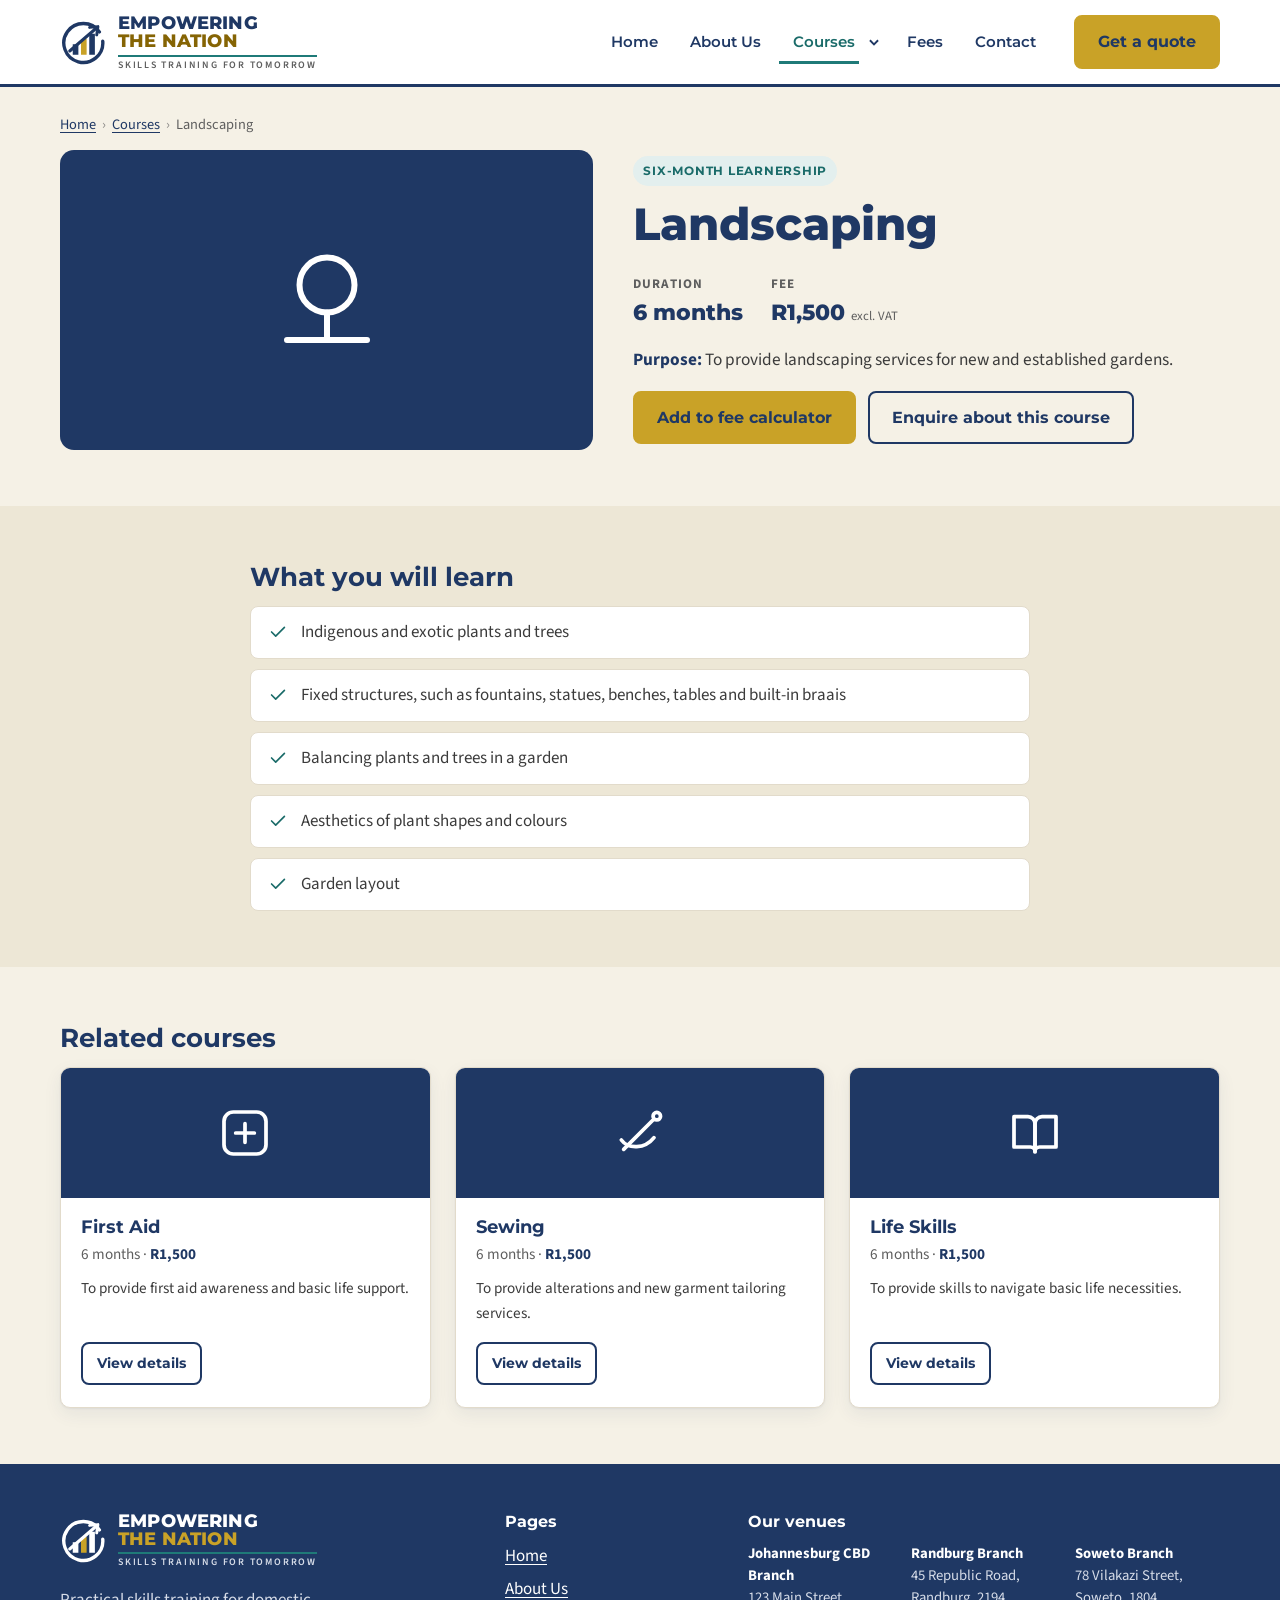
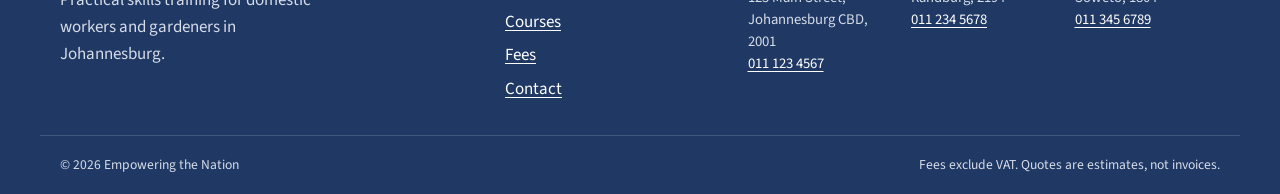
<file: empowering-the-nation-website 2/course-landscaping.html>
<!DOCTYPE html>
<html lang="en-ZA">
<head>
<meta charset="utf-8">
<meta name="viewport" content="width=device-width, initial-scale=1">
<title>Landscaping | Empowering the Nation</title>
<meta name="description" content="Landscaping: To provide landscaping services for new and established gardens.">
<meta name="theme-color" content="#1F3864">
<link rel="icon" href="data:image/svg+xml,%3Csvg%20xmlns%3D%22http%3A%2F%2Fwww.w3.org%2F2000%2Fsvg%22%20viewBox%3D%220%200%2064%2064%22%3E%3Crect%20width%3D%2264%22%20height%3D%2264%22%20rx%3D%2214%22%20fill%3D%22%23F5F1E6%22%2F%3E%3Crect%20x%3D%2217%22%20y%3D%2235%22%20width%3D%227.5%22%20height%3D%2214%22%20fill%3D%22%231F3864%22%2F%3E%3Crect%20x%3D%2228%22%20y%3D%2228%22%20width%3D%227.5%22%20height%3D%2221%22%20fill%3D%22%23C9A227%22%2F%3E%3Crect%20x%3D%2239%22%20y%3D%2221%22%20width%3D%227.5%22%20height%3D%2228%22%20fill%3D%22%231F3864%22%2F%3E%3Cpath%20d%3D%22M13%2044%2049%2013%22%20stroke%3D%22%231F3864%22%20stroke-width%3D%224%22%20stroke-linecap%3D%22round%22%2F%3E%3C%2Fsvg%3E">
<link rel="preconnect" href="https://fonts.googleapis.com">
<link rel="preconnect" href="https://fonts.gstatic.com" crossorigin>
<link rel="stylesheet" href="https://fonts.googleapis.com/css2?family=Montserrat:wght@600;700;800&family=Source+Sans+3:wght@400;600;700&display=swap">
<link rel="stylesheet" href="base.css">
<link rel="stylesheet" href="site.css">
</head>
<body class="is-site">
<a class="skip-link" href="#main">Skip to content</a><header class="site-header"><div class="wrap nav-row"><a class="logo" href="index.html" aria-label="Empowering the Nation home"><svg class="logo-mark" viewBox="0 0 64 64" aria-hidden="true"><path d="M52.5 18.5A26 26 0 1 0 57 31" fill="none" stroke="#1F3864" stroke-width="4.5" stroke-linecap="round"/><rect x="17" y="35" width="7.5" height="14" fill="#1F3864"/><rect x="28" y="28" width="7.5" height="21" fill="#C9A227"/><rect x="39" y="21" width="7.5" height="28" fill="#1F3864"/><path d="M13 44 49 13" stroke="#1F3864" stroke-width="4" stroke-linecap="round"/><path d="M39.5 12.5 50.5 11.5 49 22.5" fill="none" stroke="#1F3864" stroke-width="4" stroke-linecap="round" stroke-linejoin="round"/></svg><span class="logo-words"><span class="logo-1">EMPOWERING</span><span class="logo-2">THE NATION</span><span class="logo-tag">Skills training for tomorrow</span></span></a><button class="nav-toggle" type="button" aria-expanded="false" aria-controls="site-links" aria-label="Open menu"><svg class="ui-icon" viewBox="0 0 24 24" fill="none" stroke="currentColor" stroke-width="1.8" stroke-linecap="round" stroke-linejoin="round" aria-hidden="true"><path d="M4 7h16M4 12h16M4 17h16"/></svg></button><nav class="main-nav" aria-label="Main"><ul class="nav-links" id="site-links"><li><a href="index.html">Home</a></li><li><a href="about.html">About Us</a></li><li class="has-dropdown"><a href="courses.html" aria-current="page">Courses</a><button class="dropdown-toggle" type="button" aria-expanded="false" aria-controls="dd-courses" aria-label="Show all courses"><svg viewBox="0 0 12 12" aria-hidden="true"><path d="M2.5 4.5 6 8l3.5-3.5" fill="none" stroke="currentColor" stroke-width="1.6"/></svg></button><div class="dropdown" id="dd-courses"><div class="dropdown-inner"><div class="dd-grid"><div><p class="dd-head" id="dd-six-month">Six-month learnerships</p><ul aria-labelledby="dd-six-month"><li><a href="course-first-aid.html">First Aid<span><span class="sr-only">, </span>R1,500</span></a></li><li><a href="course-sewing.html">Sewing<span><span class="sr-only">, </span>R1,500</span></a></li><li><a href="course-landscaping.html">Landscaping<span><span class="sr-only">, </span>R1,500</span></a></li><li><a href="course-life-skills.html">Life Skills<span><span class="sr-only">, </span>R1,500</span></a></li></ul></div><div><p class="dd-head" id="dd-six-week">Six-week short courses</p><ul aria-labelledby="dd-six-week"><li><a href="course-child-minding.html">Child Minding<span><span class="sr-only">, </span>R750</span></a></li><li><a href="course-cooking.html">Cooking<span><span class="sr-only">, </span>R750</span></a></li><li><a href="course-garden-maintenance.html">Garden Maintenance<span><span class="sr-only">, </span>R750</span></a></li></ul></div></div><a class="dd-all" href="courses.html">View all 7 courses <span aria-hidden="true">&rsaquo;</span></a></div></div></li><li><a href="fees.html">Fees</a></li><li><a href="contact.html">Contact</a></li></ul></nav><a class="btn btn-gold nav-cta" href="fees.html">Get a quote</a></div></header><main id="main" tabindex="-1"><section class="section course-top"><div class="wrap"><nav class="breadcrumb breadcrumb-light" aria-label="Breadcrumb"><ol><li><a href="index.html">Home</a></li><li><a href="courses.html">Courses</a></li><li aria-current="page">Landscaping</li></ol></nav><div class="course-grid-top"><div class="course-hero t-six-month" aria-hidden="true"><svg class="course-icon big" viewBox="0 0 24 24" fill="none" stroke="currentColor" stroke-width="1.6" stroke-linecap="round" stroke-linejoin="round" aria-hidden="true"><circle cx="12" cy="9" r="5.5"/><path d="M12 14.5V20M4 20h16"/></svg></div><div class="course-info"><p class="badge">Six-month learnership</p><h1>Landscaping</h1><dl class="facts"><div><dt>Duration</dt><dd>6 months</dd></div><div><dt>Fee</dt><dd>R1,500 <small>excl. VAT</small></dd></div></dl><p class="purpose"><strong>Purpose:</strong> To provide landscaping services for new and established gardens.</p><div class="btn-row"><a class="btn btn-gold" href="fees.html?add=landscaping" data-add="landscaping">Add to fee calculator</a><a class="btn btn-outline" href="contact.html?course=landscaping">Enquire about this course</a></div></div></div></div></section><section class="section section-alt"><div class="wrap narrow"><h2 class="section-title">What you will learn</h2><ul class="checklist"><li><svg class="tick" viewBox="0 0 24 24" fill="none" stroke="currentColor" stroke-width="1.8" stroke-linecap="round" stroke-linejoin="round" aria-hidden="true"><path d="m5 12 4.5 4.5L19 7"/></svg><span>Indigenous and exotic plants and trees</span></li><li><svg class="tick" viewBox="0 0 24 24" fill="none" stroke="currentColor" stroke-width="1.8" stroke-linecap="round" stroke-linejoin="round" aria-hidden="true"><path d="m5 12 4.5 4.5L19 7"/></svg><span>Fixed structures, such as fountains, statues, benches, tables and built-in braais</span></li><li><svg class="tick" viewBox="0 0 24 24" fill="none" stroke="currentColor" stroke-width="1.8" stroke-linecap="round" stroke-linejoin="round" aria-hidden="true"><path d="m5 12 4.5 4.5L19 7"/></svg><span>Balancing plants and trees in a garden</span></li><li><svg class="tick" viewBox="0 0 24 24" fill="none" stroke="currentColor" stroke-width="1.8" stroke-linecap="round" stroke-linejoin="round" aria-hidden="true"><path d="m5 12 4.5 4.5L19 7"/></svg><span>Aesthetics of plant shapes and colours</span></li><li><svg class="tick" viewBox="0 0 24 24" fill="none" stroke="currentColor" stroke-width="1.8" stroke-linecap="round" stroke-linejoin="round" aria-hidden="true"><path d="m5 12 4.5 4.5L19 7"/></svg><span>Garden layout</span></li></ul></div></section><section class="section"><div class="wrap"><h2 class="section-title">Related courses</h2><div class="course-grid"><article class="card course-card" data-type="six-month" data-fee="1500" data-name="first aid"><a class="course-thumb t-six-month" href="course-first-aid.html" tabindex="-1" aria-hidden="true"><svg class="course-icon" viewBox="0 0 24 24" fill="none" stroke="currentColor" stroke-width="1.6" stroke-linecap="round" stroke-linejoin="round" aria-hidden="true"><rect x="3" y="3" width="18" height="18" rx="4"/><path d="M12 8v8M8 12h8"/></svg></a><div class="course-body"><h3><a href="course-first-aid.html">First Aid</a></h3><p class="course-meta">6 months &middot; <span class="fee">R1,500</span></p><p class="course-purpose">To provide first aid awareness and basic life support.</p><a class="btn btn-outline btn-sm" href="course-first-aid.html">View details<span class="sr-only"> for First Aid</span></a></div></article><article class="card course-card" data-type="six-month" data-fee="1500" data-name="sewing"><a class="course-thumb t-six-month" href="course-sewing.html" tabindex="-1" aria-hidden="true"><svg class="course-icon" viewBox="0 0 24 24" fill="none" stroke="currentColor" stroke-width="1.6" stroke-linecap="round" stroke-linejoin="round" aria-hidden="true"><path d="M5 19 18 6"/><circle cx="19.2" cy="4.8" r="1.6"/><path d="M4 15c3 4 10 4 14-1"/></svg></a><div class="course-body"><h3><a href="course-sewing.html">Sewing</a></h3><p class="course-meta">6 months &middot; <span class="fee">R1,500</span></p><p class="course-purpose">To provide alterations and new garment tailoring services.</p><a class="btn btn-outline btn-sm" href="course-sewing.html">View details<span class="sr-only"> for Sewing</span></a></div></article><article class="card course-card" data-type="six-month" data-fee="1500" data-name="life skills"><a class="course-thumb t-six-month" href="course-life-skills.html" tabindex="-1" aria-hidden="true"><svg class="course-icon" viewBox="0 0 24 24" fill="none" stroke="currentColor" stroke-width="1.6" stroke-linecap="round" stroke-linejoin="round" aria-hidden="true"><path d="M3 5h6a3 3 0 0 1 3 3v12a2 2 0 0 0-2-2H3z"/><path d="M21 5h-6a3 3 0 0 0-3 3v12a2 2 0 0 1 2-2h7z"/></svg></a><div class="course-body"><h3><a href="course-life-skills.html">Life Skills</a></h3><p class="course-meta">6 months &middot; <span class="fee">R1,500</span></p><p class="course-purpose">To provide skills to navigate basic life necessities.</p><a class="btn btn-outline btn-sm" href="course-life-skills.html">View details<span class="sr-only"> for Life Skills</span></a></div></article></div></div></section></main><footer class="site-footer"><div class="wrap footer-grid"><div><a class="logo logo-reverse" href="index.html" aria-label="Empowering the Nation home"><svg class="logo-mark" viewBox="0 0 64 64" aria-hidden="true"><path d="M52.5 18.5A26 26 0 1 0 57 31" fill="none" stroke="#1F3864" stroke-width="4.5" stroke-linecap="round"/><rect x="17" y="35" width="7.5" height="14" fill="#1F3864"/><rect x="28" y="28" width="7.5" height="21" fill="#C9A227"/><rect x="39" y="21" width="7.5" height="28" fill="#1F3864"/><path d="M13 44 49 13" stroke="#1F3864" stroke-width="4" stroke-linecap="round"/><path d="M39.5 12.5 50.5 11.5 49 22.5" fill="none" stroke="#1F3864" stroke-width="4" stroke-linecap="round" stroke-linejoin="round"/></svg><span class="logo-words"><span class="logo-1">EMPOWERING</span><span class="logo-2">THE NATION</span><span class="logo-tag">Skills training for tomorrow</span></span></a><p class="footer-note">Practical skills training for domestic workers and gardeners in Johannesburg.</p></div><div><h2 class="footer-h">Pages</h2><ul class="footer-links"><li><a href="index.html">Home</a></li><li><a href="about.html">About Us</a></li><li><a href="courses.html">Courses</a></li><li><a href="fees.html">Fees</a></li><li><a href="contact.html">Contact</a></li></ul></div><div class="footer-venues"><h2 class="footer-h">Our venues</h2><ul><li><strong>Johannesburg CBD Branch</strong><br>123 Main Street, Johannesburg CBD, 2001<br><a href="tel:+27111234567">011 123 4567</a></li><li><strong>Randburg Branch</strong><br>45 Republic Road, Randburg, 2194<br><a href="tel:+27112345678">011 234 5678</a></li><li><strong>Soweto Branch</strong><br>78 Vilakazi Street, Soweto, 1804<br><a href="tel:+27113456789">011 345 6789</a></li></ul></div></div><div class="wrap footer-base"><span>&copy; 2026 Empowering the Nation</span><span>Fees exclude VAT. Quotes are estimates, not invoices.</span></div></footer>
<script src="app.js"></script>
</body>
</html>
</file>
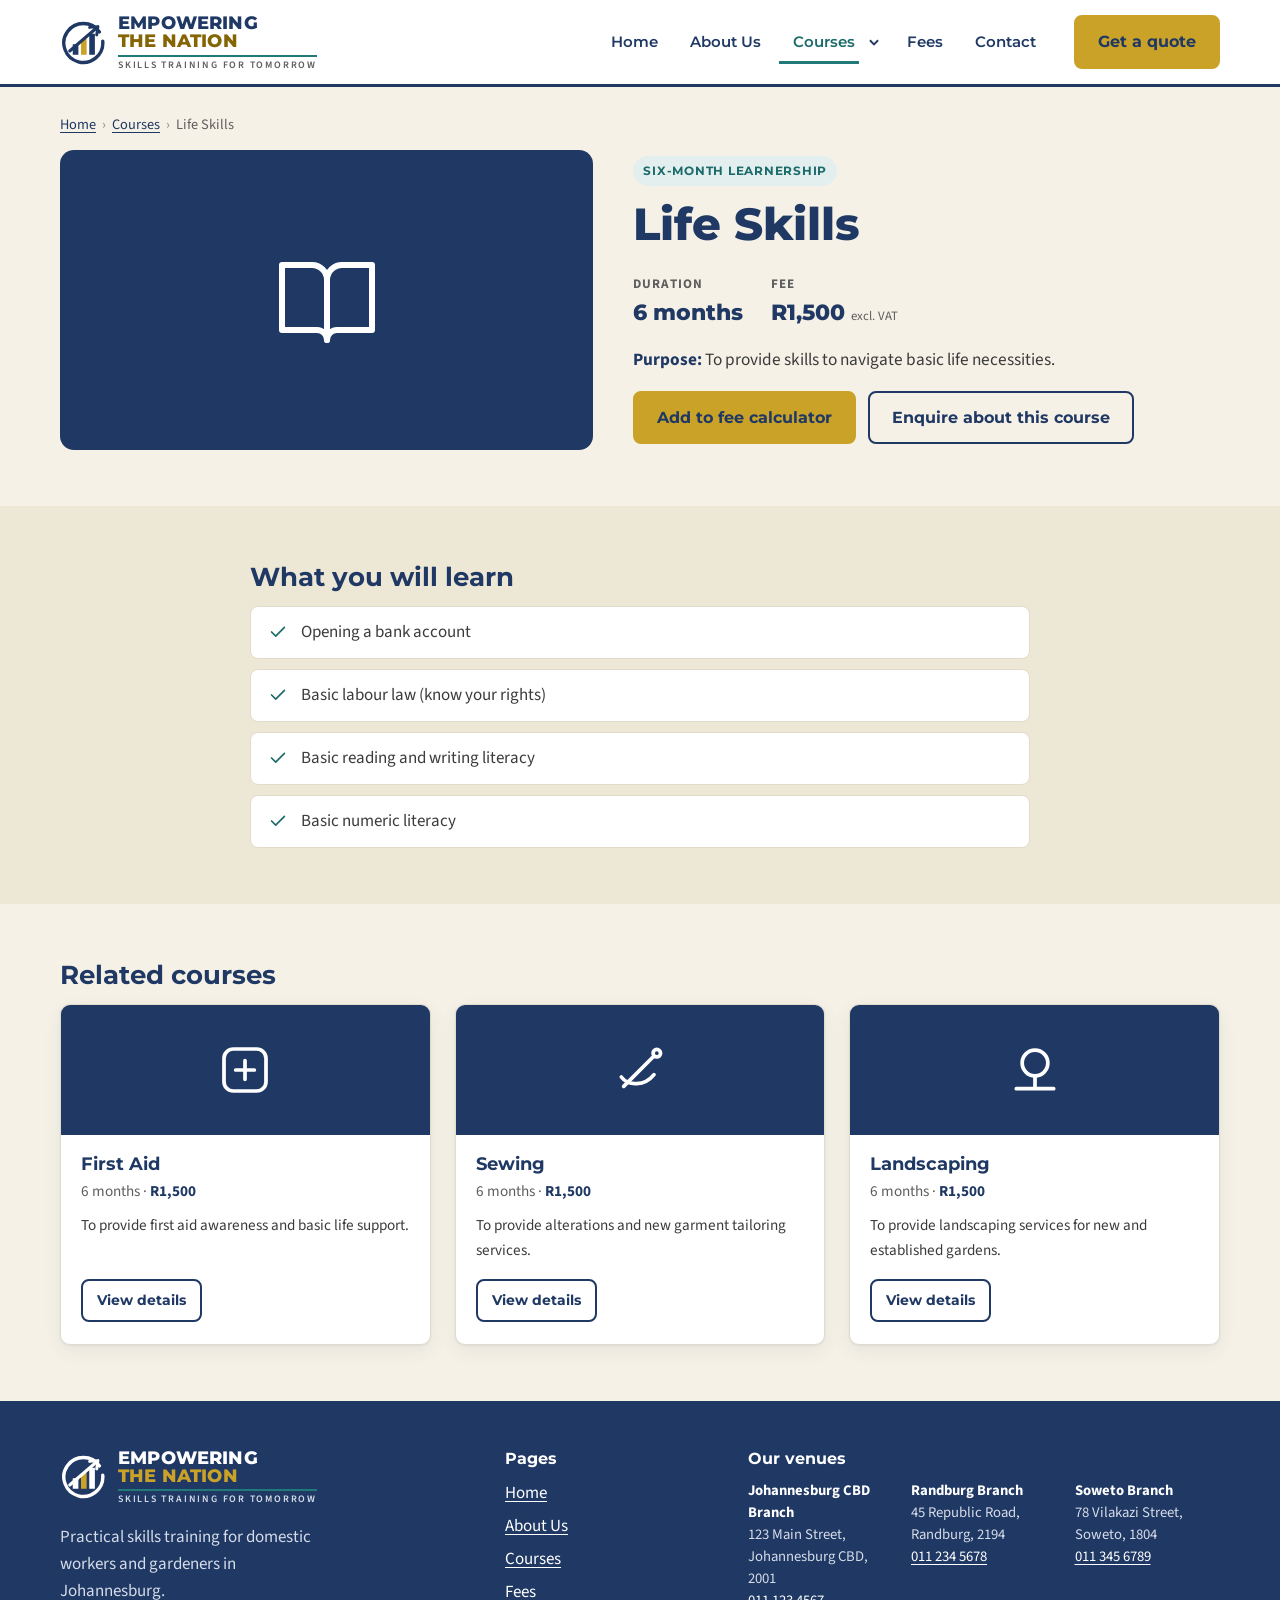
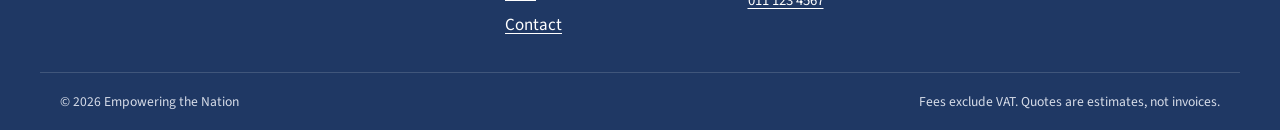
<file: empowering-the-nation-website 2/course-life-skills.html>
<!DOCTYPE html>
<html lang="en-ZA">
<head>
<meta charset="utf-8">
<meta name="viewport" content="width=device-width, initial-scale=1">
<title>Life Skills | Empowering the Nation</title>
<meta name="description" content="Life Skills: To provide skills to navigate basic life necessities.">
<meta name="theme-color" content="#1F3864">
<link rel="icon" href="data:image/svg+xml,%3Csvg%20xmlns%3D%22http%3A%2F%2Fwww.w3.org%2F2000%2Fsvg%22%20viewBox%3D%220%200%2064%2064%22%3E%3Crect%20width%3D%2264%22%20height%3D%2264%22%20rx%3D%2214%22%20fill%3D%22%23F5F1E6%22%2F%3E%3Crect%20x%3D%2217%22%20y%3D%2235%22%20width%3D%227.5%22%20height%3D%2214%22%20fill%3D%22%231F3864%22%2F%3E%3Crect%20x%3D%2228%22%20y%3D%2228%22%20width%3D%227.5%22%20height%3D%2221%22%20fill%3D%22%23C9A227%22%2F%3E%3Crect%20x%3D%2239%22%20y%3D%2221%22%20width%3D%227.5%22%20height%3D%2228%22%20fill%3D%22%231F3864%22%2F%3E%3Cpath%20d%3D%22M13%2044%2049%2013%22%20stroke%3D%22%231F3864%22%20stroke-width%3D%224%22%20stroke-linecap%3D%22round%22%2F%3E%3C%2Fsvg%3E">
<link rel="preconnect" href="https://fonts.googleapis.com">
<link rel="preconnect" href="https://fonts.gstatic.com" crossorigin>
<link rel="stylesheet" href="https://fonts.googleapis.com/css2?family=Montserrat:wght@600;700;800&family=Source+Sans+3:wght@400;600;700&display=swap">
<link rel="stylesheet" href="base.css">
<link rel="stylesheet" href="site.css">
</head>
<body class="is-site">
<a class="skip-link" href="#main">Skip to content</a><header class="site-header"><div class="wrap nav-row"><a class="logo" href="index.html" aria-label="Empowering the Nation home"><svg class="logo-mark" viewBox="0 0 64 64" aria-hidden="true"><path d="M52.5 18.5A26 26 0 1 0 57 31" fill="none" stroke="#1F3864" stroke-width="4.5" stroke-linecap="round"/><rect x="17" y="35" width="7.5" height="14" fill="#1F3864"/><rect x="28" y="28" width="7.5" height="21" fill="#C9A227"/><rect x="39" y="21" width="7.5" height="28" fill="#1F3864"/><path d="M13 44 49 13" stroke="#1F3864" stroke-width="4" stroke-linecap="round"/><path d="M39.5 12.5 50.5 11.5 49 22.5" fill="none" stroke="#1F3864" stroke-width="4" stroke-linecap="round" stroke-linejoin="round"/></svg><span class="logo-words"><span class="logo-1">EMPOWERING</span><span class="logo-2">THE NATION</span><span class="logo-tag">Skills training for tomorrow</span></span></a><button class="nav-toggle" type="button" aria-expanded="false" aria-controls="site-links" aria-label="Open menu"><svg class="ui-icon" viewBox="0 0 24 24" fill="none" stroke="currentColor" stroke-width="1.8" stroke-linecap="round" stroke-linejoin="round" aria-hidden="true"><path d="M4 7h16M4 12h16M4 17h16"/></svg></button><nav class="main-nav" aria-label="Main"><ul class="nav-links" id="site-links"><li><a href="index.html">Home</a></li><li><a href="about.html">About Us</a></li><li class="has-dropdown"><a href="courses.html" aria-current="page">Courses</a><button class="dropdown-toggle" type="button" aria-expanded="false" aria-controls="dd-courses" aria-label="Show all courses"><svg viewBox="0 0 12 12" aria-hidden="true"><path d="M2.5 4.5 6 8l3.5-3.5" fill="none" stroke="currentColor" stroke-width="1.6"/></svg></button><div class="dropdown" id="dd-courses"><div class="dropdown-inner"><div class="dd-grid"><div><p class="dd-head" id="dd-six-month">Six-month learnerships</p><ul aria-labelledby="dd-six-month"><li><a href="course-first-aid.html">First Aid<span><span class="sr-only">, </span>R1,500</span></a></li><li><a href="course-sewing.html">Sewing<span><span class="sr-only">, </span>R1,500</span></a></li><li><a href="course-landscaping.html">Landscaping<span><span class="sr-only">, </span>R1,500</span></a></li><li><a href="course-life-skills.html">Life Skills<span><span class="sr-only">, </span>R1,500</span></a></li></ul></div><div><p class="dd-head" id="dd-six-week">Six-week short courses</p><ul aria-labelledby="dd-six-week"><li><a href="course-child-minding.html">Child Minding<span><span class="sr-only">, </span>R750</span></a></li><li><a href="course-cooking.html">Cooking<span><span class="sr-only">, </span>R750</span></a></li><li><a href="course-garden-maintenance.html">Garden Maintenance<span><span class="sr-only">, </span>R750</span></a></li></ul></div></div><a class="dd-all" href="courses.html">View all 7 courses <span aria-hidden="true">&rsaquo;</span></a></div></div></li><li><a href="fees.html">Fees</a></li><li><a href="contact.html">Contact</a></li></ul></nav><a class="btn btn-gold nav-cta" href="fees.html">Get a quote</a></div></header><main id="main" tabindex="-1"><section class="section course-top"><div class="wrap"><nav class="breadcrumb breadcrumb-light" aria-label="Breadcrumb"><ol><li><a href="index.html">Home</a></li><li><a href="courses.html">Courses</a></li><li aria-current="page">Life Skills</li></ol></nav><div class="course-grid-top"><div class="course-hero t-six-month" aria-hidden="true"><svg class="course-icon big" viewBox="0 0 24 24" fill="none" stroke="currentColor" stroke-width="1.6" stroke-linecap="round" stroke-linejoin="round" aria-hidden="true"><path d="M3 5h6a3 3 0 0 1 3 3v12a2 2 0 0 0-2-2H3z"/><path d="M21 5h-6a3 3 0 0 0-3 3v12a2 2 0 0 1 2-2h7z"/></svg></div><div class="course-info"><p class="badge">Six-month learnership</p><h1>Life Skills</h1><dl class="facts"><div><dt>Duration</dt><dd>6 months</dd></div><div><dt>Fee</dt><dd>R1,500 <small>excl. VAT</small></dd></div></dl><p class="purpose"><strong>Purpose:</strong> To provide skills to navigate basic life necessities.</p><div class="btn-row"><a class="btn btn-gold" href="fees.html?add=life-skills" data-add="life-skills">Add to fee calculator</a><a class="btn btn-outline" href="contact.html?course=life-skills">Enquire about this course</a></div></div></div></div></section><section class="section section-alt"><div class="wrap narrow"><h2 class="section-title">What you will learn</h2><ul class="checklist"><li><svg class="tick" viewBox="0 0 24 24" fill="none" stroke="currentColor" stroke-width="1.8" stroke-linecap="round" stroke-linejoin="round" aria-hidden="true"><path d="m5 12 4.5 4.5L19 7"/></svg><span>Opening a bank account</span></li><li><svg class="tick" viewBox="0 0 24 24" fill="none" stroke="currentColor" stroke-width="1.8" stroke-linecap="round" stroke-linejoin="round" aria-hidden="true"><path d="m5 12 4.5 4.5L19 7"/></svg><span>Basic labour law (know your rights)</span></li><li><svg class="tick" viewBox="0 0 24 24" fill="none" stroke="currentColor" stroke-width="1.8" stroke-linecap="round" stroke-linejoin="round" aria-hidden="true"><path d="m5 12 4.5 4.5L19 7"/></svg><span>Basic reading and writing literacy</span></li><li><svg class="tick" viewBox="0 0 24 24" fill="none" stroke="currentColor" stroke-width="1.8" stroke-linecap="round" stroke-linejoin="round" aria-hidden="true"><path d="m5 12 4.5 4.5L19 7"/></svg><span>Basic numeric literacy</span></li></ul></div></section><section class="section"><div class="wrap"><h2 class="section-title">Related courses</h2><div class="course-grid"><article class="card course-card" data-type="six-month" data-fee="1500" data-name="first aid"><a class="course-thumb t-six-month" href="course-first-aid.html" tabindex="-1" aria-hidden="true"><svg class="course-icon" viewBox="0 0 24 24" fill="none" stroke="currentColor" stroke-width="1.6" stroke-linecap="round" stroke-linejoin="round" aria-hidden="true"><rect x="3" y="3" width="18" height="18" rx="4"/><path d="M12 8v8M8 12h8"/></svg></a><div class="course-body"><h3><a href="course-first-aid.html">First Aid</a></h3><p class="course-meta">6 months &middot; <span class="fee">R1,500</span></p><p class="course-purpose">To provide first aid awareness and basic life support.</p><a class="btn btn-outline btn-sm" href="course-first-aid.html">View details<span class="sr-only"> for First Aid</span></a></div></article><article class="card course-card" data-type="six-month" data-fee="1500" data-name="sewing"><a class="course-thumb t-six-month" href="course-sewing.html" tabindex="-1" aria-hidden="true"><svg class="course-icon" viewBox="0 0 24 24" fill="none" stroke="currentColor" stroke-width="1.6" stroke-linecap="round" stroke-linejoin="round" aria-hidden="true"><path d="M5 19 18 6"/><circle cx="19.2" cy="4.8" r="1.6"/><path d="M4 15c3 4 10 4 14-1"/></svg></a><div class="course-body"><h3><a href="course-sewing.html">Sewing</a></h3><p class="course-meta">6 months &middot; <span class="fee">R1,500</span></p><p class="course-purpose">To provide alterations and new garment tailoring services.</p><a class="btn btn-outline btn-sm" href="course-sewing.html">View details<span class="sr-only"> for Sewing</span></a></div></article><article class="card course-card" data-type="six-month" data-fee="1500" data-name="landscaping"><a class="course-thumb t-six-month" href="course-landscaping.html" tabindex="-1" aria-hidden="true"><svg class="course-icon" viewBox="0 0 24 24" fill="none" stroke="currentColor" stroke-width="1.6" stroke-linecap="round" stroke-linejoin="round" aria-hidden="true"><circle cx="12" cy="9" r="5.5"/><path d="M12 14.5V20M4 20h16"/></svg></a><div class="course-body"><h3><a href="course-landscaping.html">Landscaping</a></h3><p class="course-meta">6 months &middot; <span class="fee">R1,500</span></p><p class="course-purpose">To provide landscaping services for new and established gardens.</p><a class="btn btn-outline btn-sm" href="course-landscaping.html">View details<span class="sr-only"> for Landscaping</span></a></div></article></div></div></section></main><footer class="site-footer"><div class="wrap footer-grid"><div><a class="logo logo-reverse" href="index.html" aria-label="Empowering the Nation home"><svg class="logo-mark" viewBox="0 0 64 64" aria-hidden="true"><path d="M52.5 18.5A26 26 0 1 0 57 31" fill="none" stroke="#1F3864" stroke-width="4.5" stroke-linecap="round"/><rect x="17" y="35" width="7.5" height="14" fill="#1F3864"/><rect x="28" y="28" width="7.5" height="21" fill="#C9A227"/><rect x="39" y="21" width="7.5" height="28" fill="#1F3864"/><path d="M13 44 49 13" stroke="#1F3864" stroke-width="4" stroke-linecap="round"/><path d="M39.5 12.5 50.5 11.5 49 22.5" fill="none" stroke="#1F3864" stroke-width="4" stroke-linecap="round" stroke-linejoin="round"/></svg><span class="logo-words"><span class="logo-1">EMPOWERING</span><span class="logo-2">THE NATION</span><span class="logo-tag">Skills training for tomorrow</span></span></a><p class="footer-note">Practical skills training for domestic workers and gardeners in Johannesburg.</p></div><div><h2 class="footer-h">Pages</h2><ul class="footer-links"><li><a href="index.html">Home</a></li><li><a href="about.html">About Us</a></li><li><a href="courses.html">Courses</a></li><li><a href="fees.html">Fees</a></li><li><a href="contact.html">Contact</a></li></ul></div><div class="footer-venues"><h2 class="footer-h">Our venues</h2><ul><li><strong>Johannesburg CBD Branch</strong><br>123 Main Street, Johannesburg CBD, 2001<br><a href="tel:+27111234567">011 123 4567</a></li><li><strong>Randburg Branch</strong><br>45 Republic Road, Randburg, 2194<br><a href="tel:+27112345678">011 234 5678</a></li><li><strong>Soweto Branch</strong><br>78 Vilakazi Street, Soweto, 1804<br><a href="tel:+27113456789">011 345 6789</a></li></ul></div></div><div class="wrap footer-base"><span>&copy; 2026 Empowering the Nation</span><span>Fees exclude VAT. Quotes are estimates, not invoices.</span></div></footer>
<script src="app.js"></script>
</body>
</html>
</file>
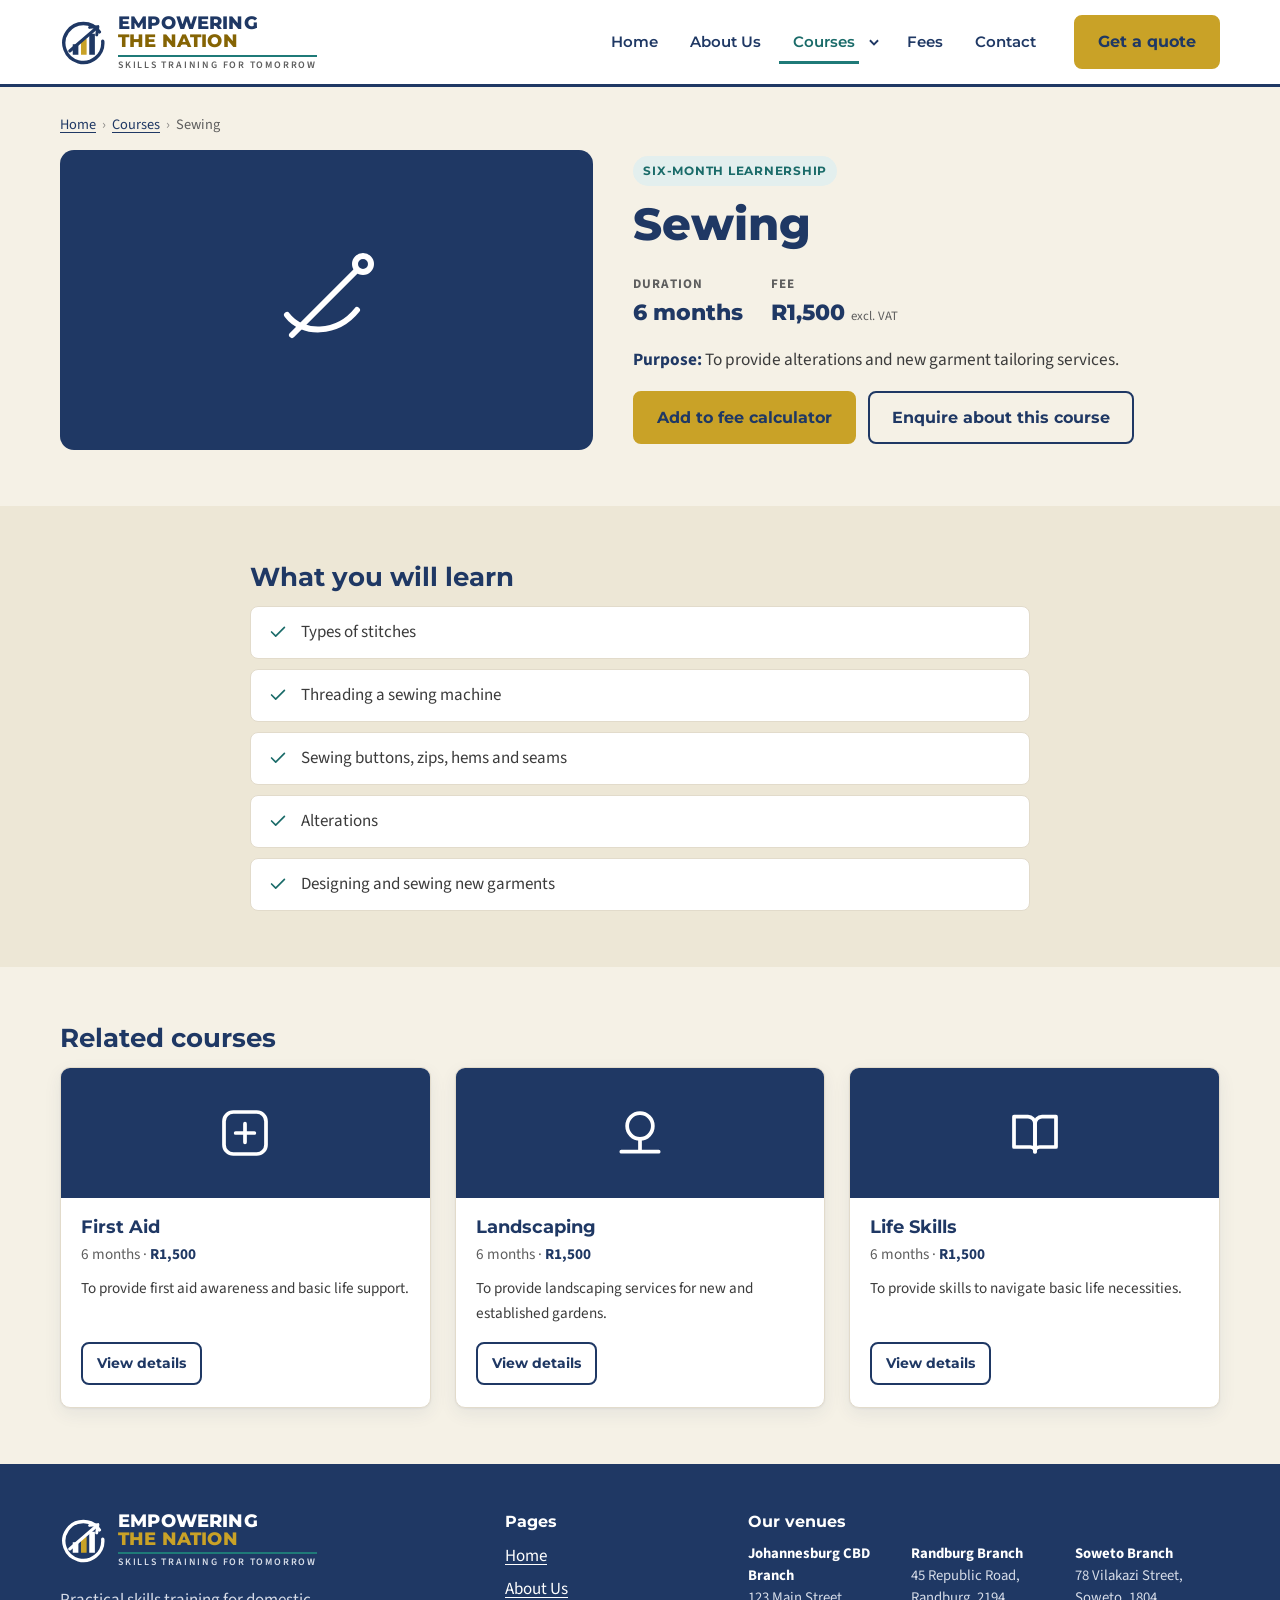
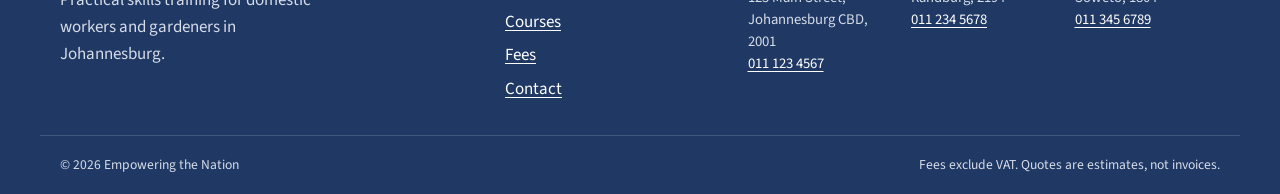
<file: empowering-the-nation-website 2/course-sewing.html>
<!DOCTYPE html>
<html lang="en-ZA">
<head>
<meta charset="utf-8">
<meta name="viewport" content="width=device-width, initial-scale=1">
<title>Sewing | Empowering the Nation</title>
<meta name="description" content="Sewing: To provide alterations and new garment tailoring services.">
<meta name="theme-color" content="#1F3864">
<link rel="icon" href="data:image/svg+xml,%3Csvg%20xmlns%3D%22http%3A%2F%2Fwww.w3.org%2F2000%2Fsvg%22%20viewBox%3D%220%200%2064%2064%22%3E%3Crect%20width%3D%2264%22%20height%3D%2264%22%20rx%3D%2214%22%20fill%3D%22%23F5F1E6%22%2F%3E%3Crect%20x%3D%2217%22%20y%3D%2235%22%20width%3D%227.5%22%20height%3D%2214%22%20fill%3D%22%231F3864%22%2F%3E%3Crect%20x%3D%2228%22%20y%3D%2228%22%20width%3D%227.5%22%20height%3D%2221%22%20fill%3D%22%23C9A227%22%2F%3E%3Crect%20x%3D%2239%22%20y%3D%2221%22%20width%3D%227.5%22%20height%3D%2228%22%20fill%3D%22%231F3864%22%2F%3E%3Cpath%20d%3D%22M13%2044%2049%2013%22%20stroke%3D%22%231F3864%22%20stroke-width%3D%224%22%20stroke-linecap%3D%22round%22%2F%3E%3C%2Fsvg%3E">
<link rel="preconnect" href="https://fonts.googleapis.com">
<link rel="preconnect" href="https://fonts.gstatic.com" crossorigin>
<link rel="stylesheet" href="https://fonts.googleapis.com/css2?family=Montserrat:wght@600;700;800&family=Source+Sans+3:wght@400;600;700&display=swap">
<link rel="stylesheet" href="base.css">
<link rel="stylesheet" href="site.css">
</head>
<body class="is-site">
<a class="skip-link" href="#main">Skip to content</a><header class="site-header"><div class="wrap nav-row"><a class="logo" href="index.html" aria-label="Empowering the Nation home"><svg class="logo-mark" viewBox="0 0 64 64" aria-hidden="true"><path d="M52.5 18.5A26 26 0 1 0 57 31" fill="none" stroke="#1F3864" stroke-width="4.5" stroke-linecap="round"/><rect x="17" y="35" width="7.5" height="14" fill="#1F3864"/><rect x="28" y="28" width="7.5" height="21" fill="#C9A227"/><rect x="39" y="21" width="7.5" height="28" fill="#1F3864"/><path d="M13 44 49 13" stroke="#1F3864" stroke-width="4" stroke-linecap="round"/><path d="M39.5 12.5 50.5 11.5 49 22.5" fill="none" stroke="#1F3864" stroke-width="4" stroke-linecap="round" stroke-linejoin="round"/></svg><span class="logo-words"><span class="logo-1">EMPOWERING</span><span class="logo-2">THE NATION</span><span class="logo-tag">Skills training for tomorrow</span></span></a><button class="nav-toggle" type="button" aria-expanded="false" aria-controls="site-links" aria-label="Open menu"><svg class="ui-icon" viewBox="0 0 24 24" fill="none" stroke="currentColor" stroke-width="1.8" stroke-linecap="round" stroke-linejoin="round" aria-hidden="true"><path d="M4 7h16M4 12h16M4 17h16"/></svg></button><nav class="main-nav" aria-label="Main"><ul class="nav-links" id="site-links"><li><a href="index.html">Home</a></li><li><a href="about.html">About Us</a></li><li class="has-dropdown"><a href="courses.html" aria-current="page">Courses</a><button class="dropdown-toggle" type="button" aria-expanded="false" aria-controls="dd-courses" aria-label="Show all courses"><svg viewBox="0 0 12 12" aria-hidden="true"><path d="M2.5 4.5 6 8l3.5-3.5" fill="none" stroke="currentColor" stroke-width="1.6"/></svg></button><div class="dropdown" id="dd-courses"><div class="dropdown-inner"><div class="dd-grid"><div><p class="dd-head" id="dd-six-month">Six-month learnerships</p><ul aria-labelledby="dd-six-month"><li><a href="course-first-aid.html">First Aid<span><span class="sr-only">, </span>R1,500</span></a></li><li><a href="course-sewing.html">Sewing<span><span class="sr-only">, </span>R1,500</span></a></li><li><a href="course-landscaping.html">Landscaping<span><span class="sr-only">, </span>R1,500</span></a></li><li><a href="course-life-skills.html">Life Skills<span><span class="sr-only">, </span>R1,500</span></a></li></ul></div><div><p class="dd-head" id="dd-six-week">Six-week short courses</p><ul aria-labelledby="dd-six-week"><li><a href="course-child-minding.html">Child Minding<span><span class="sr-only">, </span>R750</span></a></li><li><a href="course-cooking.html">Cooking<span><span class="sr-only">, </span>R750</span></a></li><li><a href="course-garden-maintenance.html">Garden Maintenance<span><span class="sr-only">, </span>R750</span></a></li></ul></div></div><a class="dd-all" href="courses.html">View all 7 courses <span aria-hidden="true">&rsaquo;</span></a></div></div></li><li><a href="fees.html">Fees</a></li><li><a href="contact.html">Contact</a></li></ul></nav><a class="btn btn-gold nav-cta" href="fees.html">Get a quote</a></div></header><main id="main" tabindex="-1"><section class="section course-top"><div class="wrap"><nav class="breadcrumb breadcrumb-light" aria-label="Breadcrumb"><ol><li><a href="index.html">Home</a></li><li><a href="courses.html">Courses</a></li><li aria-current="page">Sewing</li></ol></nav><div class="course-grid-top"><div class="course-hero t-six-month" aria-hidden="true"><svg class="course-icon big" viewBox="0 0 24 24" fill="none" stroke="currentColor" stroke-width="1.6" stroke-linecap="round" stroke-linejoin="round" aria-hidden="true"><path d="M5 19 18 6"/><circle cx="19.2" cy="4.8" r="1.6"/><path d="M4 15c3 4 10 4 14-1"/></svg></div><div class="course-info"><p class="badge">Six-month learnership</p><h1>Sewing</h1><dl class="facts"><div><dt>Duration</dt><dd>6 months</dd></div><div><dt>Fee</dt><dd>R1,500 <small>excl. VAT</small></dd></div></dl><p class="purpose"><strong>Purpose:</strong> To provide alterations and new garment tailoring services.</p><div class="btn-row"><a class="btn btn-gold" href="fees.html?add=sewing" data-add="sewing">Add to fee calculator</a><a class="btn btn-outline" href="contact.html?course=sewing">Enquire about this course</a></div></div></div></div></section><section class="section section-alt"><div class="wrap narrow"><h2 class="section-title">What you will learn</h2><ul class="checklist"><li><svg class="tick" viewBox="0 0 24 24" fill="none" stroke="currentColor" stroke-width="1.8" stroke-linecap="round" stroke-linejoin="round" aria-hidden="true"><path d="m5 12 4.5 4.5L19 7"/></svg><span>Types of stitches</span></li><li><svg class="tick" viewBox="0 0 24 24" fill="none" stroke="currentColor" stroke-width="1.8" stroke-linecap="round" stroke-linejoin="round" aria-hidden="true"><path d="m5 12 4.5 4.5L19 7"/></svg><span>Threading a sewing machine</span></li><li><svg class="tick" viewBox="0 0 24 24" fill="none" stroke="currentColor" stroke-width="1.8" stroke-linecap="round" stroke-linejoin="round" aria-hidden="true"><path d="m5 12 4.5 4.5L19 7"/></svg><span>Sewing buttons, zips, hems and seams</span></li><li><svg class="tick" viewBox="0 0 24 24" fill="none" stroke="currentColor" stroke-width="1.8" stroke-linecap="round" stroke-linejoin="round" aria-hidden="true"><path d="m5 12 4.5 4.5L19 7"/></svg><span>Alterations</span></li><li><svg class="tick" viewBox="0 0 24 24" fill="none" stroke="currentColor" stroke-width="1.8" stroke-linecap="round" stroke-linejoin="round" aria-hidden="true"><path d="m5 12 4.5 4.5L19 7"/></svg><span>Designing and sewing new garments</span></li></ul></div></section><section class="section"><div class="wrap"><h2 class="section-title">Related courses</h2><div class="course-grid"><article class="card course-card" data-type="six-month" data-fee="1500" data-name="first aid"><a class="course-thumb t-six-month" href="course-first-aid.html" tabindex="-1" aria-hidden="true"><svg class="course-icon" viewBox="0 0 24 24" fill="none" stroke="currentColor" stroke-width="1.6" stroke-linecap="round" stroke-linejoin="round" aria-hidden="true"><rect x="3" y="3" width="18" height="18" rx="4"/><path d="M12 8v8M8 12h8"/></svg></a><div class="course-body"><h3><a href="course-first-aid.html">First Aid</a></h3><p class="course-meta">6 months &middot; <span class="fee">R1,500</span></p><p class="course-purpose">To provide first aid awareness and basic life support.</p><a class="btn btn-outline btn-sm" href="course-first-aid.html">View details<span class="sr-only"> for First Aid</span></a></div></article><article class="card course-card" data-type="six-month" data-fee="1500" data-name="landscaping"><a class="course-thumb t-six-month" href="course-landscaping.html" tabindex="-1" aria-hidden="true"><svg class="course-icon" viewBox="0 0 24 24" fill="none" stroke="currentColor" stroke-width="1.6" stroke-linecap="round" stroke-linejoin="round" aria-hidden="true"><circle cx="12" cy="9" r="5.5"/><path d="M12 14.5V20M4 20h16"/></svg></a><div class="course-body"><h3><a href="course-landscaping.html">Landscaping</a></h3><p class="course-meta">6 months &middot; <span class="fee">R1,500</span></p><p class="course-purpose">To provide landscaping services for new and established gardens.</p><a class="btn btn-outline btn-sm" href="course-landscaping.html">View details<span class="sr-only"> for Landscaping</span></a></div></article><article class="card course-card" data-type="six-month" data-fee="1500" data-name="life skills"><a class="course-thumb t-six-month" href="course-life-skills.html" tabindex="-1" aria-hidden="true"><svg class="course-icon" viewBox="0 0 24 24" fill="none" stroke="currentColor" stroke-width="1.6" stroke-linecap="round" stroke-linejoin="round" aria-hidden="true"><path d="M3 5h6a3 3 0 0 1 3 3v12a2 2 0 0 0-2-2H3z"/><path d="M21 5h-6a3 3 0 0 0-3 3v12a2 2 0 0 1 2-2h7z"/></svg></a><div class="course-body"><h3><a href="course-life-skills.html">Life Skills</a></h3><p class="course-meta">6 months &middot; <span class="fee">R1,500</span></p><p class="course-purpose">To provide skills to navigate basic life necessities.</p><a class="btn btn-outline btn-sm" href="course-life-skills.html">View details<span class="sr-only"> for Life Skills</span></a></div></article></div></div></section></main><footer class="site-footer"><div class="wrap footer-grid"><div><a class="logo logo-reverse" href="index.html" aria-label="Empowering the Nation home"><svg class="logo-mark" viewBox="0 0 64 64" aria-hidden="true"><path d="M52.5 18.5A26 26 0 1 0 57 31" fill="none" stroke="#1F3864" stroke-width="4.5" stroke-linecap="round"/><rect x="17" y="35" width="7.5" height="14" fill="#1F3864"/><rect x="28" y="28" width="7.5" height="21" fill="#C9A227"/><rect x="39" y="21" width="7.5" height="28" fill="#1F3864"/><path d="M13 44 49 13" stroke="#1F3864" stroke-width="4" stroke-linecap="round"/><path d="M39.5 12.5 50.5 11.5 49 22.5" fill="none" stroke="#1F3864" stroke-width="4" stroke-linecap="round" stroke-linejoin="round"/></svg><span class="logo-words"><span class="logo-1">EMPOWERING</span><span class="logo-2">THE NATION</span><span class="logo-tag">Skills training for tomorrow</span></span></a><p class="footer-note">Practical skills training for domestic workers and gardeners in Johannesburg.</p></div><div><h2 class="footer-h">Pages</h2><ul class="footer-links"><li><a href="index.html">Home</a></li><li><a href="about.html">About Us</a></li><li><a href="courses.html">Courses</a></li><li><a href="fees.html">Fees</a></li><li><a href="contact.html">Contact</a></li></ul></div><div class="footer-venues"><h2 class="footer-h">Our venues</h2><ul><li><strong>Johannesburg CBD Branch</strong><br>123 Main Street, Johannesburg CBD, 2001<br><a href="tel:+27111234567">011 123 4567</a></li><li><strong>Randburg Branch</strong><br>45 Republic Road, Randburg, 2194<br><a href="tel:+27112345678">011 234 5678</a></li><li><strong>Soweto Branch</strong><br>78 Vilakazi Street, Soweto, 1804<br><a href="tel:+27113456789">011 345 6789</a></li></ul></div></div><div class="wrap footer-base"><span>&copy; 2026 Empowering the Nation</span><span>Fees exclude VAT. Quotes are estimates, not invoices.</span></div></footer>
<script src="app.js"></script>
</body>
</html>
</file>
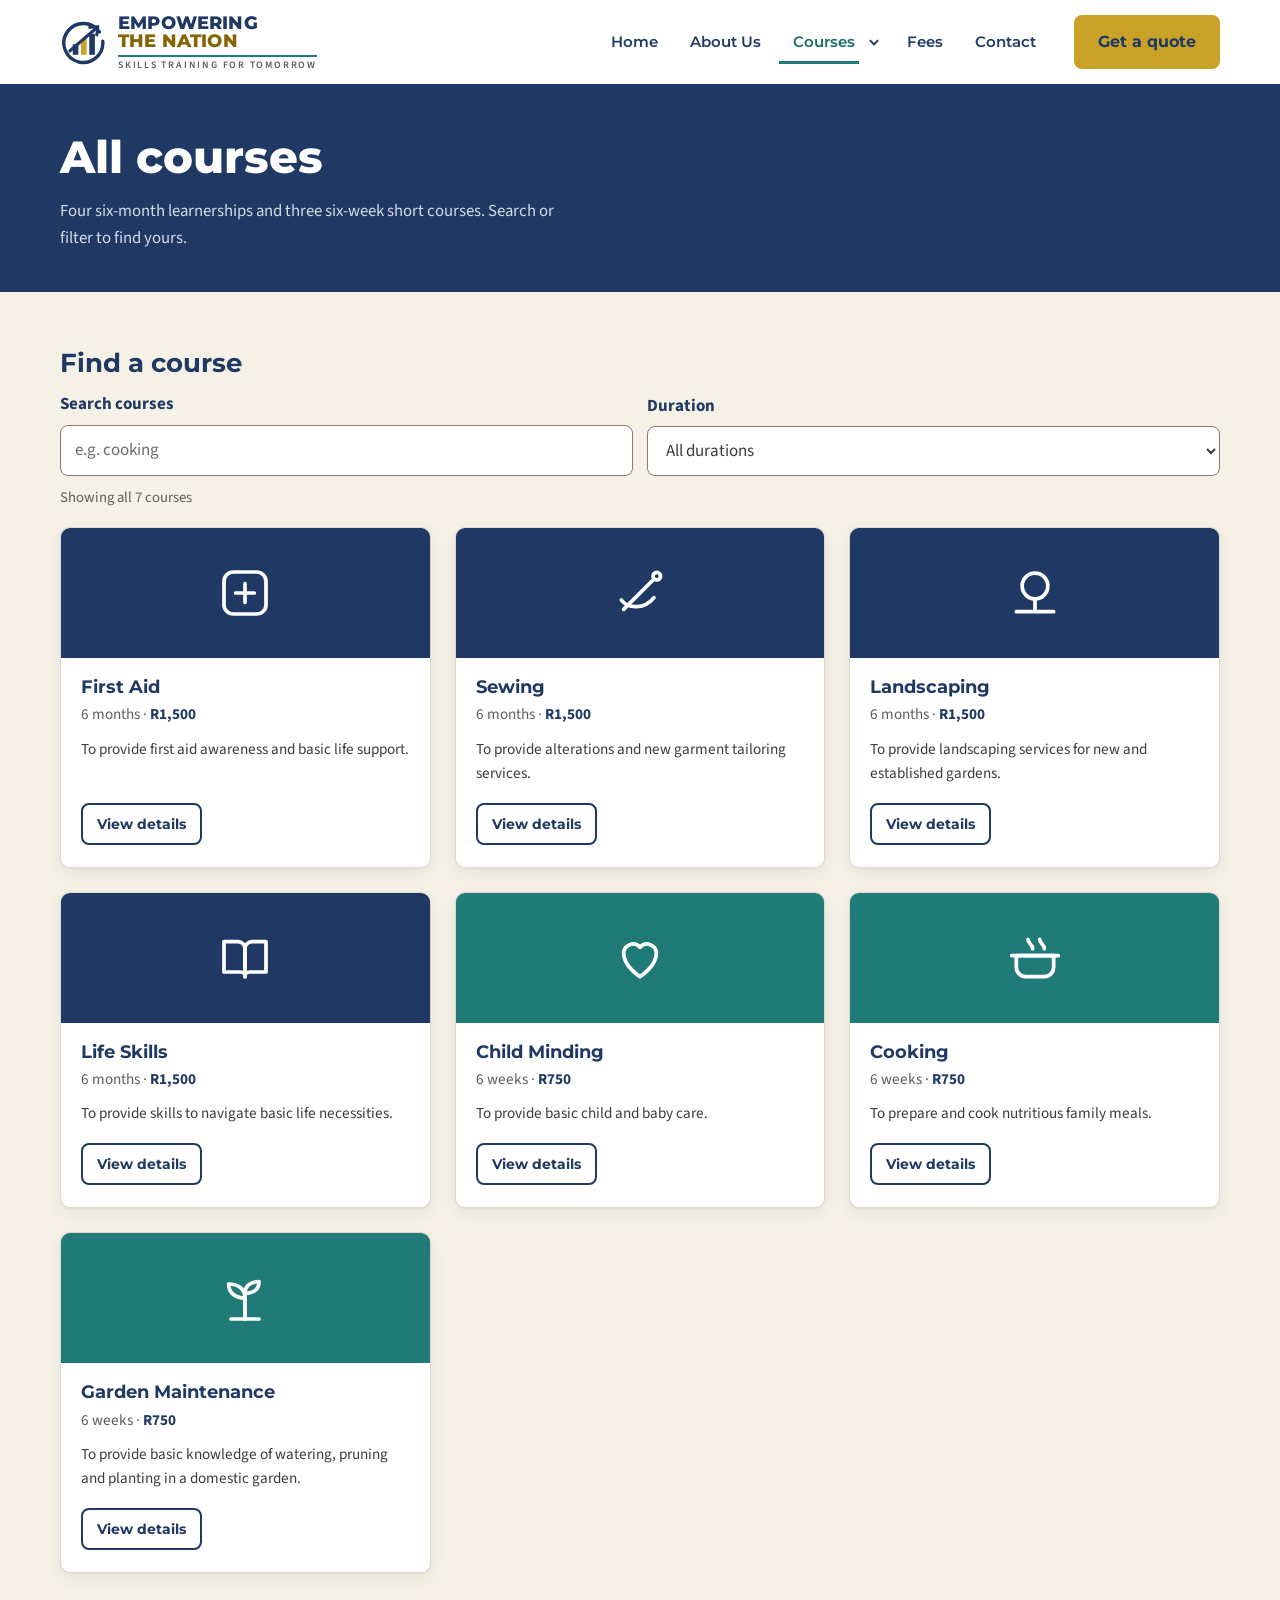
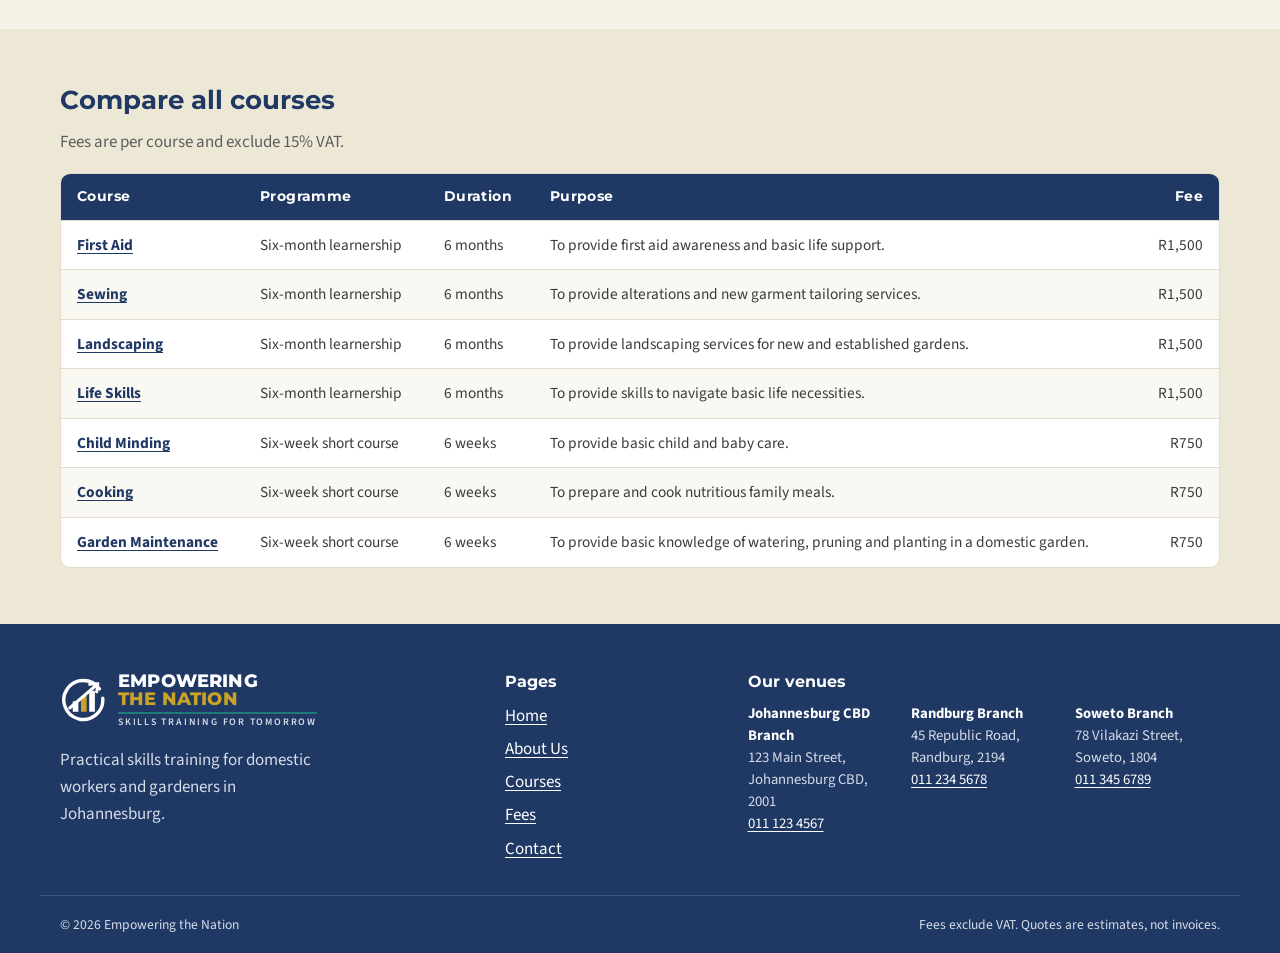
<file: empowering-the-nation-website 2/courses.html>
<!DOCTYPE html>
<html lang="en-ZA">
<head>
<meta charset="utf-8">
<meta name="viewport" content="width=device-width, initial-scale=1">
<title>All courses | Empowering the Nation</title>
<meta name="description" content="All seven Empowering the Nation courses with duration and fees.">
<meta name="theme-color" content="#1F3864">
<link rel="icon" href="data:image/svg+xml,%3Csvg%20xmlns%3D%22http%3A%2F%2Fwww.w3.org%2F2000%2Fsvg%22%20viewBox%3D%220%200%2064%2064%22%3E%3Crect%20width%3D%2264%22%20height%3D%2264%22%20rx%3D%2214%22%20fill%3D%22%23F5F1E6%22%2F%3E%3Crect%20x%3D%2217%22%20y%3D%2235%22%20width%3D%227.5%22%20height%3D%2214%22%20fill%3D%22%231F3864%22%2F%3E%3Crect%20x%3D%2228%22%20y%3D%2228%22%20width%3D%227.5%22%20height%3D%2221%22%20fill%3D%22%23C9A227%22%2F%3E%3Crect%20x%3D%2239%22%20y%3D%2221%22%20width%3D%227.5%22%20height%3D%2228%22%20fill%3D%22%231F3864%22%2F%3E%3Cpath%20d%3D%22M13%2044%2049%2013%22%20stroke%3D%22%231F3864%22%20stroke-width%3D%224%22%20stroke-linecap%3D%22round%22%2F%3E%3C%2Fsvg%3E">
<link rel="preconnect" href="https://fonts.googleapis.com">
<link rel="preconnect" href="https://fonts.gstatic.com" crossorigin>
<link rel="stylesheet" href="https://fonts.googleapis.com/css2?family=Montserrat:wght@600;700;800&family=Source+Sans+3:wght@400;600;700&display=swap">
<link rel="stylesheet" href="base.css">
<link rel="stylesheet" href="site.css">
</head>
<body class="is-site">
<a class="skip-link" href="#main">Skip to content</a><header class="site-header"><div class="wrap nav-row"><a class="logo" href="index.html" aria-label="Empowering the Nation home"><svg class="logo-mark" viewBox="0 0 64 64" aria-hidden="true"><path d="M52.5 18.5A26 26 0 1 0 57 31" fill="none" stroke="#1F3864" stroke-width="4.5" stroke-linecap="round"/><rect x="17" y="35" width="7.5" height="14" fill="#1F3864"/><rect x="28" y="28" width="7.5" height="21" fill="#C9A227"/><rect x="39" y="21" width="7.5" height="28" fill="#1F3864"/><path d="M13 44 49 13" stroke="#1F3864" stroke-width="4" stroke-linecap="round"/><path d="M39.5 12.5 50.5 11.5 49 22.5" fill="none" stroke="#1F3864" stroke-width="4" stroke-linecap="round" stroke-linejoin="round"/></svg><span class="logo-words"><span class="logo-1">EMPOWERING</span><span class="logo-2">THE NATION</span><span class="logo-tag">Skills training for tomorrow</span></span></a><button class="nav-toggle" type="button" aria-expanded="false" aria-controls="site-links" aria-label="Open menu"><svg class="ui-icon" viewBox="0 0 24 24" fill="none" stroke="currentColor" stroke-width="1.8" stroke-linecap="round" stroke-linejoin="round" aria-hidden="true"><path d="M4 7h16M4 12h16M4 17h16"/></svg></button><nav class="main-nav" aria-label="Main"><ul class="nav-links" id="site-links"><li><a href="index.html">Home</a></li><li><a href="about.html">About Us</a></li><li class="has-dropdown"><a href="courses.html" aria-current="page">Courses</a><button class="dropdown-toggle" type="button" aria-expanded="false" aria-controls="dd-courses" aria-label="Show all courses"><svg viewBox="0 0 12 12" aria-hidden="true"><path d="M2.5 4.5 6 8l3.5-3.5" fill="none" stroke="currentColor" stroke-width="1.6"/></svg></button><div class="dropdown" id="dd-courses"><div class="dropdown-inner"><div class="dd-grid"><div><p class="dd-head" id="dd-six-month">Six-month learnerships</p><ul aria-labelledby="dd-six-month"><li><a href="course-first-aid.html">First Aid<span><span class="sr-only">, </span>R1,500</span></a></li><li><a href="course-sewing.html">Sewing<span><span class="sr-only">, </span>R1,500</span></a></li><li><a href="course-landscaping.html">Landscaping<span><span class="sr-only">, </span>R1,500</span></a></li><li><a href="course-life-skills.html">Life Skills<span><span class="sr-only">, </span>R1,500</span></a></li></ul></div><div><p class="dd-head" id="dd-six-week">Six-week short courses</p><ul aria-labelledby="dd-six-week"><li><a href="course-child-minding.html">Child Minding<span><span class="sr-only">, </span>R750</span></a></li><li><a href="course-cooking.html">Cooking<span><span class="sr-only">, </span>R750</span></a></li><li><a href="course-garden-maintenance.html">Garden Maintenance<span><span class="sr-only">, </span>R750</span></a></li></ul></div></div><a class="dd-all" href="courses.html">View all 7 courses <span aria-hidden="true">&rsaquo;</span></a></div></div></li><li><a href="fees.html">Fees</a></li><li><a href="contact.html">Contact</a></li></ul></nav><a class="btn btn-gold nav-cta" href="fees.html">Get a quote</a></div></header><main id="main" tabindex="-1"><section class="banner"><div class="wrap"><h1>All courses</h1><p>Four six-month learnerships and three six-week short courses. Search or filter to find yours.</p></div></section><section class="section"><div class="wrap"><h2 class="section-title">Find a course</h2><div class="toolbar" role="search" aria-label="Courses"><div class="field field-inline"><label for="course-search">Search courses</label><input id="course-search" type="search" placeholder="e.g. cooking" autocomplete="off"></div><div class="field field-inline"><label for="filter-duration">Duration</label><select id="filter-duration"><option value="all">All durations</option><option value="six-month">6 months (R1,500)</option><option value="six-week">6 weeks (R750)</option></select></div></div><p class="result-count" id="course-count" aria-live="polite">Showing all 7 courses</p><div class="course-grid" id="course-results"><article class="card course-card" data-type="six-month" data-fee="1500" data-name="first aid"><a class="course-thumb t-six-month" href="course-first-aid.html" tabindex="-1" aria-hidden="true"><svg class="course-icon" viewBox="0 0 24 24" fill="none" stroke="currentColor" stroke-width="1.6" stroke-linecap="round" stroke-linejoin="round" aria-hidden="true"><rect x="3" y="3" width="18" height="18" rx="4"/><path d="M12 8v8M8 12h8"/></svg></a><div class="course-body"><h3><a href="course-first-aid.html">First Aid</a></h3><p class="course-meta">6 months &middot; <span class="fee">R1,500</span></p><p class="course-purpose">To provide first aid awareness and basic life support.</p><a class="btn btn-outline btn-sm" href="course-first-aid.html">View details<span class="sr-only"> for First Aid</span></a></div></article><article class="card course-card" data-type="six-month" data-fee="1500" data-name="sewing"><a class="course-thumb t-six-month" href="course-sewing.html" tabindex="-1" aria-hidden="true"><svg class="course-icon" viewBox="0 0 24 24" fill="none" stroke="currentColor" stroke-width="1.6" stroke-linecap="round" stroke-linejoin="round" aria-hidden="true"><path d="M5 19 18 6"/><circle cx="19.2" cy="4.8" r="1.6"/><path d="M4 15c3 4 10 4 14-1"/></svg></a><div class="course-body"><h3><a href="course-sewing.html">Sewing</a></h3><p class="course-meta">6 months &middot; <span class="fee">R1,500</span></p><p class="course-purpose">To provide alterations and new garment tailoring services.</p><a class="btn btn-outline btn-sm" href="course-sewing.html">View details<span class="sr-only"> for Sewing</span></a></div></article><article class="card course-card" data-type="six-month" data-fee="1500" data-name="landscaping"><a class="course-thumb t-six-month" href="course-landscaping.html" tabindex="-1" aria-hidden="true"><svg class="course-icon" viewBox="0 0 24 24" fill="none" stroke="currentColor" stroke-width="1.6" stroke-linecap="round" stroke-linejoin="round" aria-hidden="true"><circle cx="12" cy="9" r="5.5"/><path d="M12 14.5V20M4 20h16"/></svg></a><div class="course-body"><h3><a href="course-landscaping.html">Landscaping</a></h3><p class="course-meta">6 months &middot; <span class="fee">R1,500</span></p><p class="course-purpose">To provide landscaping services for new and established gardens.</p><a class="btn btn-outline btn-sm" href="course-landscaping.html">View details<span class="sr-only"> for Landscaping</span></a></div></article><article class="card course-card" data-type="six-month" data-fee="1500" data-name="life skills"><a class="course-thumb t-six-month" href="course-life-skills.html" tabindex="-1" aria-hidden="true"><svg class="course-icon" viewBox="0 0 24 24" fill="none" stroke="currentColor" stroke-width="1.6" stroke-linecap="round" stroke-linejoin="round" aria-hidden="true"><path d="M3 5h6a3 3 0 0 1 3 3v12a2 2 0 0 0-2-2H3z"/><path d="M21 5h-6a3 3 0 0 0-3 3v12a2 2 0 0 1 2-2h7z"/></svg></a><div class="course-body"><h3><a href="course-life-skills.html">Life Skills</a></h3><p class="course-meta">6 months &middot; <span class="fee">R1,500</span></p><p class="course-purpose">To provide skills to navigate basic life necessities.</p><a class="btn btn-outline btn-sm" href="course-life-skills.html">View details<span class="sr-only"> for Life Skills</span></a></div></article><article class="card course-card" data-type="six-week" data-fee="750" data-name="child minding"><a class="course-thumb t-six-week" href="course-child-minding.html" tabindex="-1" aria-hidden="true"><svg class="course-icon" viewBox="0 0 24 24" fill="none" stroke="currentColor" stroke-width="1.6" stroke-linecap="round" stroke-linejoin="round" aria-hidden="true"><path d="M12 20s-7-4.4-7-10a4 4 0 0 1 7-2.6A4 4 0 0 1 19 10c0 5.6-7 10-7 10z"/></svg></a><div class="course-body"><h3><a href="course-child-minding.html">Child Minding</a></h3><p class="course-meta">6 weeks &middot; <span class="fee">R750</span></p><p class="course-purpose">To provide basic child and baby care.</p><a class="btn btn-outline btn-sm" href="course-child-minding.html">View details<span class="sr-only"> for Child Minding</span></a></div></article><article class="card course-card" data-type="six-week" data-fee="750" data-name="cooking"><a class="course-thumb t-six-week" href="course-cooking.html" tabindex="-1" aria-hidden="true"><svg class="course-icon" viewBox="0 0 24 24" fill="none" stroke="currentColor" stroke-width="1.6" stroke-linecap="round" stroke-linejoin="round" aria-hidden="true"><path d="M4 11h16v5a4 4 0 0 1-4 4H8a4 4 0 0 1-4-4z"/><path d="M2 11h20M9 4c0 2 2 2 2 4M14 4c0 2 2 2 2 4"/></svg></a><div class="course-body"><h3><a href="course-cooking.html">Cooking</a></h3><p class="course-meta">6 weeks &middot; <span class="fee">R750</span></p><p class="course-purpose">To prepare and cook nutritious family meals.</p><a class="btn btn-outline btn-sm" href="course-cooking.html">View details<span class="sr-only"> for Cooking</span></a></div></article><article class="card course-card" data-type="six-week" data-fee="750" data-name="garden maintenance"><a class="course-thumb t-six-week" href="course-garden-maintenance.html" tabindex="-1" aria-hidden="true"><svg class="course-icon" viewBox="0 0 24 24" fill="none" stroke="currentColor" stroke-width="1.6" stroke-linecap="round" stroke-linejoin="round" aria-hidden="true"><path d="M12 21v-9"/><path d="M12 12c0-4-3-6-7-6 0 4 3 6 7 6z"/><path d="M12 10c0-3 2-5 6-5 0 3-2 5-6 5z"/><path d="M6 21h12"/></svg></a><div class="course-body"><h3><a href="course-garden-maintenance.html">Garden Maintenance</a></h3><p class="course-meta">6 weeks &middot; <span class="fee">R750</span></p><p class="course-purpose">To provide basic knowledge of watering, pruning and planting in a domestic garden.</p><a class="btn btn-outline btn-sm" href="course-garden-maintenance.html">View details<span class="sr-only"> for Garden Maintenance</span></a></div></article></div><div class="empty-state" id="course-empty" hidden role="status"><p><strong>No courses match your search.</strong> Check the spelling or <button type="button" class="text-link" id="course-reset">show all courses</button>.</p></div></div></section><section class="section section-alt"><div class="wrap"><h2 class="section-title">Compare all courses</h2><p class="muted">Fees are per course and exclude 15% VAT.</p><div class="table-scroll" role="region" aria-label="Course comparison table" tabindex="0"><table class="data-table"><caption class="sr-only">All seven courses compared by programme, duration, purpose and fee</caption><thead><tr><th scope="col">Course</th><th scope="col">Programme</th><th scope="col">Duration</th><th scope="col">Purpose</th><th scope="col" class="num">Fee</th></tr></thead><tbody><tr><th scope="row"><a href="course-first-aid.html">First Aid</a></th><td>Six-month learnership</td><td>6 months</td><td>To provide first aid awareness and basic life support.</td><td class="num">R1,500</td></tr><tr><th scope="row"><a href="course-sewing.html">Sewing</a></th><td>Six-month learnership</td><td>6 months</td><td>To provide alterations and new garment tailoring services.</td><td class="num">R1,500</td></tr><tr><th scope="row"><a href="course-landscaping.html">Landscaping</a></th><td>Six-month learnership</td><td>6 months</td><td>To provide landscaping services for new and established gardens.</td><td class="num">R1,500</td></tr><tr><th scope="row"><a href="course-life-skills.html">Life Skills</a></th><td>Six-month learnership</td><td>6 months</td><td>To provide skills to navigate basic life necessities.</td><td class="num">R1,500</td></tr><tr><th scope="row"><a href="course-child-minding.html">Child Minding</a></th><td>Six-week short course</td><td>6 weeks</td><td>To provide basic child and baby care.</td><td class="num">R750</td></tr><tr><th scope="row"><a href="course-cooking.html">Cooking</a></th><td>Six-week short course</td><td>6 weeks</td><td>To prepare and cook nutritious family meals.</td><td class="num">R750</td></tr><tr><th scope="row"><a href="course-garden-maintenance.html">Garden Maintenance</a></th><td>Six-week short course</td><td>6 weeks</td><td>To provide basic knowledge of watering, pruning and planting in a domestic garden.</td><td class="num">R750</td></tr></tbody></table></div></div></section></main><footer class="site-footer"><div class="wrap footer-grid"><div><a class="logo logo-reverse" href="index.html" aria-label="Empowering the Nation home"><svg class="logo-mark" viewBox="0 0 64 64" aria-hidden="true"><path d="M52.5 18.5A26 26 0 1 0 57 31" fill="none" stroke="#1F3864" stroke-width="4.5" stroke-linecap="round"/><rect x="17" y="35" width="7.5" height="14" fill="#1F3864"/><rect x="28" y="28" width="7.5" height="21" fill="#C9A227"/><rect x="39" y="21" width="7.5" height="28" fill="#1F3864"/><path d="M13 44 49 13" stroke="#1F3864" stroke-width="4" stroke-linecap="round"/><path d="M39.5 12.5 50.5 11.5 49 22.5" fill="none" stroke="#1F3864" stroke-width="4" stroke-linecap="round" stroke-linejoin="round"/></svg><span class="logo-words"><span class="logo-1">EMPOWERING</span><span class="logo-2">THE NATION</span><span class="logo-tag">Skills training for tomorrow</span></span></a><p class="footer-note">Practical skills training for domestic workers and gardeners in Johannesburg.</p></div><div><h2 class="footer-h">Pages</h2><ul class="footer-links"><li><a href="index.html">Home</a></li><li><a href="about.html">About Us</a></li><li><a href="courses.html">Courses</a></li><li><a href="fees.html">Fees</a></li><li><a href="contact.html">Contact</a></li></ul></div><div class="footer-venues"><h2 class="footer-h">Our venues</h2><ul><li><strong>Johannesburg CBD Branch</strong><br>123 Main Street, Johannesburg CBD, 2001<br><a href="tel:+27111234567">011 123 4567</a></li><li><strong>Randburg Branch</strong><br>45 Republic Road, Randburg, 2194<br><a href="tel:+27112345678">011 234 5678</a></li><li><strong>Soweto Branch</strong><br>78 Vilakazi Street, Soweto, 1804<br><a href="tel:+27113456789">011 345 6789</a></li></ul></div></div><div class="wrap footer-base"><span>&copy; 2026 Empowering the Nation</span><span>Fees exclude VAT. Quotes are estimates, not invoices.</span></div></footer>
<script src="app.js"></script>
</body>
</html>
</file>
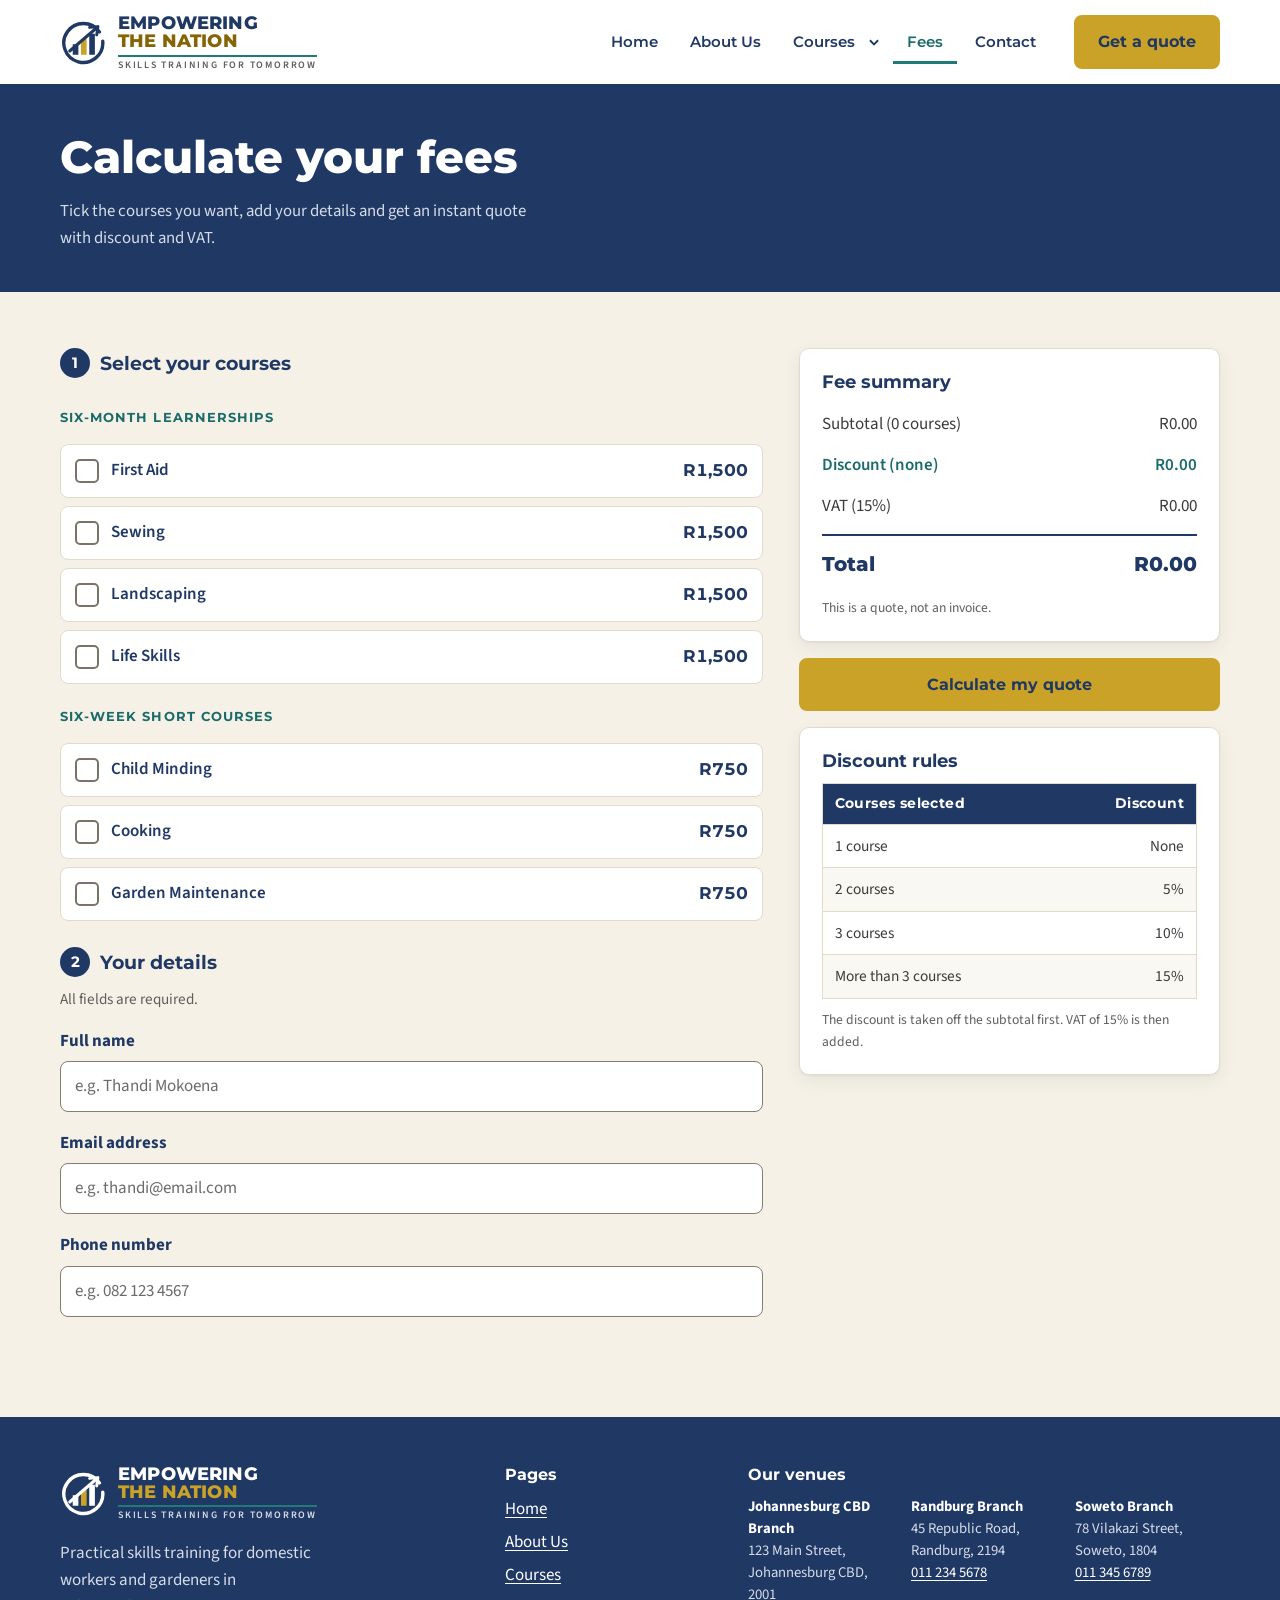
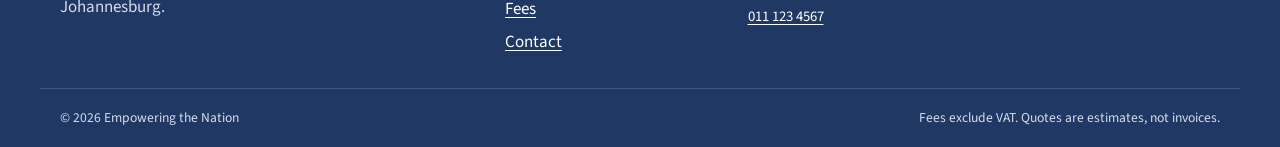
<file: empowering-the-nation-website 2/fees.html>
<!DOCTYPE html>
<html lang="en-ZA">
<head>
<meta charset="utf-8">
<meta name="viewport" content="width=device-width, initial-scale=1">
<title>Calculate fees | Empowering the Nation</title>
<meta name="description" content="Get an instant course quote with multi-course discount and VAT.">
<meta name="theme-color" content="#1F3864">
<link rel="icon" href="data:image/svg+xml,%3Csvg%20xmlns%3D%22http%3A%2F%2Fwww.w3.org%2F2000%2Fsvg%22%20viewBox%3D%220%200%2064%2064%22%3E%3Crect%20width%3D%2264%22%20height%3D%2264%22%20rx%3D%2214%22%20fill%3D%22%23F5F1E6%22%2F%3E%3Crect%20x%3D%2217%22%20y%3D%2235%22%20width%3D%227.5%22%20height%3D%2214%22%20fill%3D%22%231F3864%22%2F%3E%3Crect%20x%3D%2228%22%20y%3D%2228%22%20width%3D%227.5%22%20height%3D%2221%22%20fill%3D%22%23C9A227%22%2F%3E%3Crect%20x%3D%2239%22%20y%3D%2221%22%20width%3D%227.5%22%20height%3D%2228%22%20fill%3D%22%231F3864%22%2F%3E%3Cpath%20d%3D%22M13%2044%2049%2013%22%20stroke%3D%22%231F3864%22%20stroke-width%3D%224%22%20stroke-linecap%3D%22round%22%2F%3E%3C%2Fsvg%3E">
<link rel="preconnect" href="https://fonts.googleapis.com">
<link rel="preconnect" href="https://fonts.gstatic.com" crossorigin>
<link rel="stylesheet" href="https://fonts.googleapis.com/css2?family=Montserrat:wght@600;700;800&family=Source+Sans+3:wght@400;600;700&display=swap">
<link rel="stylesheet" href="base.css">
<link rel="stylesheet" href="site.css">
</head>
<body class="is-site">
<a class="skip-link" href="#main">Skip to content</a><header class="site-header"><div class="wrap nav-row"><a class="logo" href="index.html" aria-label="Empowering the Nation home"><svg class="logo-mark" viewBox="0 0 64 64" aria-hidden="true"><path d="M52.5 18.5A26 26 0 1 0 57 31" fill="none" stroke="#1F3864" stroke-width="4.5" stroke-linecap="round"/><rect x="17" y="35" width="7.5" height="14" fill="#1F3864"/><rect x="28" y="28" width="7.5" height="21" fill="#C9A227"/><rect x="39" y="21" width="7.5" height="28" fill="#1F3864"/><path d="M13 44 49 13" stroke="#1F3864" stroke-width="4" stroke-linecap="round"/><path d="M39.5 12.5 50.5 11.5 49 22.5" fill="none" stroke="#1F3864" stroke-width="4" stroke-linecap="round" stroke-linejoin="round"/></svg><span class="logo-words"><span class="logo-1">EMPOWERING</span><span class="logo-2">THE NATION</span><span class="logo-tag">Skills training for tomorrow</span></span></a><button class="nav-toggle" type="button" aria-expanded="false" aria-controls="site-links" aria-label="Open menu"><svg class="ui-icon" viewBox="0 0 24 24" fill="none" stroke="currentColor" stroke-width="1.8" stroke-linecap="round" stroke-linejoin="round" aria-hidden="true"><path d="M4 7h16M4 12h16M4 17h16"/></svg></button><nav class="main-nav" aria-label="Main"><ul class="nav-links" id="site-links"><li><a href="index.html">Home</a></li><li><a href="about.html">About Us</a></li><li class="has-dropdown"><a href="courses.html">Courses</a><button class="dropdown-toggle" type="button" aria-expanded="false" aria-controls="dd-courses" aria-label="Show all courses"><svg viewBox="0 0 12 12" aria-hidden="true"><path d="M2.5 4.5 6 8l3.5-3.5" fill="none" stroke="currentColor" stroke-width="1.6"/></svg></button><div class="dropdown" id="dd-courses"><div class="dropdown-inner"><div class="dd-grid"><div><p class="dd-head" id="dd-six-month">Six-month learnerships</p><ul aria-labelledby="dd-six-month"><li><a href="course-first-aid.html">First Aid<span><span class="sr-only">, </span>R1,500</span></a></li><li><a href="course-sewing.html">Sewing<span><span class="sr-only">, </span>R1,500</span></a></li><li><a href="course-landscaping.html">Landscaping<span><span class="sr-only">, </span>R1,500</span></a></li><li><a href="course-life-skills.html">Life Skills<span><span class="sr-only">, </span>R1,500</span></a></li></ul></div><div><p class="dd-head" id="dd-six-week">Six-week short courses</p><ul aria-labelledby="dd-six-week"><li><a href="course-child-minding.html">Child Minding<span><span class="sr-only">, </span>R750</span></a></li><li><a href="course-cooking.html">Cooking<span><span class="sr-only">, </span>R750</span></a></li><li><a href="course-garden-maintenance.html">Garden Maintenance<span><span class="sr-only">, </span>R750</span></a></li></ul></div></div><a class="dd-all" href="courses.html">View all 7 courses <span aria-hidden="true">&rsaquo;</span></a></div></div></li><li><a href="fees.html" aria-current="page">Fees</a></li><li><a href="contact.html">Contact</a></li></ul></nav><a class="btn btn-gold nav-cta" href="fees.html">Get a quote</a></div></header><main id="main" tabindex="-1"><section class="banner"><div class="wrap"><h1>Calculate your fees</h1><p>Tick the courses you want, add your details and get an instant quote with discount and VAT.</p></div></section><section class="section"><div class="wrap"><noscript><div class="notice">JavaScript is turned off, so totals can't be worked out here. Call your nearest branch for a quote.</div></noscript><div class="notice" id="fee-notice" role="alert" hidden></div><div class="error-summary" id="fee-errors" tabindex="-1" role="alert" aria-labelledby="fee-errors-title" hidden><h2 id="fee-errors-title">There is a problem</h2><ul></ul></div><form id="fee-form" class="fee-grid" novalidate><div class="fee-main"><fieldset class="step" id="step-1"><legend><span class="step-no" aria-hidden="true">1</span> Select your courses</legend><div class="check-list"><p class="check-group">Six-month learnerships</p><label class="check-item"><input type="checkbox" name="course" id="course-first-aid" value="first-aid"><span class="box" aria-hidden="true"><svg class="ui-icon" viewBox="0 0 24 24" fill="none" stroke="currentColor" stroke-width="1.8" stroke-linecap="round" stroke-linejoin="round" aria-hidden="true"><path d="m5 12 4.5 4.5L19 7"/></svg></span><span class="check-name">First Aid</span><span class="check-fee"><span class="sr-only">, </span>R1,500</span></label><label class="check-item"><input type="checkbox" name="course" id="course-sewing" value="sewing"><span class="box" aria-hidden="true"><svg class="ui-icon" viewBox="0 0 24 24" fill="none" stroke="currentColor" stroke-width="1.8" stroke-linecap="round" stroke-linejoin="round" aria-hidden="true"><path d="m5 12 4.5 4.5L19 7"/></svg></span><span class="check-name">Sewing</span><span class="check-fee"><span class="sr-only">, </span>R1,500</span></label><label class="check-item"><input type="checkbox" name="course" id="course-landscaping" value="landscaping"><span class="box" aria-hidden="true"><svg class="ui-icon" viewBox="0 0 24 24" fill="none" stroke="currentColor" stroke-width="1.8" stroke-linecap="round" stroke-linejoin="round" aria-hidden="true"><path d="m5 12 4.5 4.5L19 7"/></svg></span><span class="check-name">Landscaping</span><span class="check-fee"><span class="sr-only">, </span>R1,500</span></label><label class="check-item"><input type="checkbox" name="course" id="course-life-skills" value="life-skills"><span class="box" aria-hidden="true"><svg class="ui-icon" viewBox="0 0 24 24" fill="none" stroke="currentColor" stroke-width="1.8" stroke-linecap="round" stroke-linejoin="round" aria-hidden="true"><path d="m5 12 4.5 4.5L19 7"/></svg></span><span class="check-name">Life Skills</span><span class="check-fee"><span class="sr-only">, </span>R1,500</span></label><p class="check-group">Six-week short courses</p><label class="check-item"><input type="checkbox" name="course" id="course-child-minding" value="child-minding"><span class="box" aria-hidden="true"><svg class="ui-icon" viewBox="0 0 24 24" fill="none" stroke="currentColor" stroke-width="1.8" stroke-linecap="round" stroke-linejoin="round" aria-hidden="true"><path d="m5 12 4.5 4.5L19 7"/></svg></span><span class="check-name">Child Minding</span><span class="check-fee"><span class="sr-only">, </span>R750</span></label><label class="check-item"><input type="checkbox" name="course" id="course-cooking" value="cooking"><span class="box" aria-hidden="true"><svg class="ui-icon" viewBox="0 0 24 24" fill="none" stroke="currentColor" stroke-width="1.8" stroke-linecap="round" stroke-linejoin="round" aria-hidden="true"><path d="m5 12 4.5 4.5L19 7"/></svg></span><span class="check-name">Cooking</span><span class="check-fee"><span class="sr-only">, </span>R750</span></label><label class="check-item"><input type="checkbox" name="course" id="course-garden-maintenance" value="garden-maintenance"><span class="box" aria-hidden="true"><svg class="ui-icon" viewBox="0 0 24 24" fill="none" stroke="currentColor" stroke-width="1.8" stroke-linecap="round" stroke-linejoin="round" aria-hidden="true"><path d="m5 12 4.5 4.5L19 7"/></svg></span><span class="check-name">Garden Maintenance</span><span class="check-fee"><span class="sr-only">, </span>R750</span></label></div><p class="field-error" id="course-error">Select at least one course to get a quote.</p></fieldset><fieldset class="step" id="step-2"><legend><span class="step-no" aria-hidden="true">2</span> Your details</legend><p class="hint">All fields are required.</p><div class="field"><label for="q-name">Full name</label><input id="q-name" name="name" type="text" autocomplete="name" placeholder="e.g. Thandi Mokoena" required><p class="field-error" id="q-name-error">Enter your first name and surname.</p></div><div class="field"><label for="q-email">Email address</label><input id="q-email" name="email" type="email" autocomplete="email" placeholder="e.g. thandi@email.com" required><p class="field-error" id="q-email-error">Enter an email address like name@example.com.</p></div><div class="field"><label for="q-phone">Phone number</label><input id="q-phone" name="phone" type="tel" inputmode="tel" autocomplete="tel" placeholder="e.g. 082 123 4567" required><p class="field-error" id="q-phone-error">Enter a 10-digit South African number, e.g. 082 123 4567.</p></div></fieldset></div><div class="fee-side"><div class="card summary"><h2 class="summary-title">Fee summary</h2><p class="sr-only" id="fee-status" role="status"></p><div class="sum-row"><span id="sum-count">Subtotal (0 courses)</span><span id="sum-sub">R0.00</span></div><div class="sum-row disc"><span id="sum-disc-label">Discount (none)</span><span id="sum-disc">R0.00</span></div><div class="sum-row"><span>VAT (15%)</span><span id="sum-vat">R0.00</span></div><div class="sum-row total"><span>Total</span><span id="sum-total">R0.00</span></div><p class="fine">This is a quote, not an invoice.</p></div><button class="btn btn-gold btn-block" type="submit">Calculate my quote</button><div class="card rules"><h2 class="summary-title">Discount rules</h2><table class="data-table compact discount-table"><caption class="sr-only">Discount by number of courses selected</caption><thead><tr><th scope="col">Courses selected</th><th scope="col" class="num">Discount</th></tr></thead><tbody><tr data-count="1"><td>1 course</td><td class="num">None</td></tr><tr data-count="2"><td>2 courses</td><td class="num">5%</td></tr><tr data-count="3"><td>3 courses</td><td class="num">10%</td></tr><tr data-count="4"><td>More than 3 courses</td><td class="num">15%</td></tr></tbody></table><p class="fine">The discount is taken off the subtotal first. VAT of 15% is then added.</p></div></div></form><section class="card quote-result" id="quote-result" hidden tabindex="-1" aria-labelledby="quote-heading"><h2 id="quote-heading">Your quote is ready</h2><p id="quote-intro"></p><div class="table-scroll" role="region" aria-label="Quote breakdown" tabindex="0"><table class="data-table"><caption class="sr-only">Your quote: courses, discount, VAT and total</caption><thead><tr><th scope="col">Course</th><th scope="col">Duration</th><th scope="col" class="num">Fee</th></tr></thead><tbody id="quote-body"></tbody><tfoot id="quote-foot"></tfoot></table></div><p class="fine">This is an estimate, not a formal invoice. Fees are confirmed when you enrol at a branch.</p><div class="btn-row"><button class="btn btn-outline" type="button" id="quote-new">Start a new quote</button><a class="btn btn-gold" href="contact.html">Contact a branch</a></div></section></div></section></main><footer class="site-footer"><div class="wrap footer-grid"><div><a class="logo logo-reverse" href="index.html" aria-label="Empowering the Nation home"><svg class="logo-mark" viewBox="0 0 64 64" aria-hidden="true"><path d="M52.5 18.5A26 26 0 1 0 57 31" fill="none" stroke="#1F3864" stroke-width="4.5" stroke-linecap="round"/><rect x="17" y="35" width="7.5" height="14" fill="#1F3864"/><rect x="28" y="28" width="7.5" height="21" fill="#C9A227"/><rect x="39" y="21" width="7.5" height="28" fill="#1F3864"/><path d="M13 44 49 13" stroke="#1F3864" stroke-width="4" stroke-linecap="round"/><path d="M39.5 12.5 50.5 11.5 49 22.5" fill="none" stroke="#1F3864" stroke-width="4" stroke-linecap="round" stroke-linejoin="round"/></svg><span class="logo-words"><span class="logo-1">EMPOWERING</span><span class="logo-2">THE NATION</span><span class="logo-tag">Skills training for tomorrow</span></span></a><p class="footer-note">Practical skills training for domestic workers and gardeners in Johannesburg.</p></div><div><h2 class="footer-h">Pages</h2><ul class="footer-links"><li><a href="index.html">Home</a></li><li><a href="about.html">About Us</a></li><li><a href="courses.html">Courses</a></li><li><a href="fees.html">Fees</a></li><li><a href="contact.html">Contact</a></li></ul></div><div class="footer-venues"><h2 class="footer-h">Our venues</h2><ul><li><strong>Johannesburg CBD Branch</strong><br>123 Main Street, Johannesburg CBD, 2001<br><a href="tel:+27111234567">011 123 4567</a></li><li><strong>Randburg Branch</strong><br>45 Republic Road, Randburg, 2194<br><a href="tel:+27112345678">011 234 5678</a></li><li><strong>Soweto Branch</strong><br>78 Vilakazi Street, Soweto, 1804<br><a href="tel:+27113456789">011 345 6789</a></li></ul></div></div><div class="wrap footer-base"><span>&copy; 2026 Empowering the Nation</span><span>Fees exclude VAT. Quotes are estimates, not invoices.</span></div></footer>
<script src="app.js"></script>
</body>
</html>
</file>
<file: empowering-the-nation-website 2/base.css>
/* ==========================================================
   Empowering the Nation — shared styles (website + mobile app)
   Brand from Task 1 Phase 3: navy for structure, gold only for
   buttons (navy text on top), teal for sub-headings, icons and
   active states, off-white backgrounds, charcoal body text.

   Accessibility (WCAG 2.2 AA): every text colour below meets
   4.5:1 on the background it is used on, and field borders and
   focus rings meet 3:1. Brand gold and teal are kept for fills,
   borders and icons; darker "-text" versions are used for text.
   ========================================================== */
:root{
  --navy:#1F3864;
  --navy-deep:#16294A;
  --gold:#C9A227;          /* fills on light, text on navy only (4.8:1) */
  --gold-hover:#D8B23A;
  --gold-text:#856404;     /* gold for text on white/off-white (5.5:1) */
  --teal:#1F7A78;          /* fills, borders, icons */
  --teal-text:#1A6B69;     /* teal for text, incl. on teal-soft (5.3:1) */
  --teal-soft:#E3EFEE;
  --field-border:#857D6E;  /* input and select borders (4.1:1 on white) */
  --focus:#1F7A78;         /* focus ring on light backgrounds */
  --focus-on-dark:#C9A227; /* focus ring on navy backgrounds */
  --bg:#F5F1E6;
  --surface:#FFFFFF;
  --ink:#3B3B3B;
  --muted:#5E5E5E;
  --line:#E2DBCB;
  --error:#B3261E;
  --error-soft:#FBEAE8;
  --success:#1F7A3D;
  --font-head:'Montserrat', 'Segoe UI', Arial, sans-serif;
  --font-body:'Source Sans 3', 'Segoe UI', Arial, sans-serif;
  --radius:10px;
  --shadow:0 1px 2px rgba(31,56,100,.06), 0 6px 18px rgba(31,56,100,.07);
  color-scheme:light;
}
*,*::before,*::after{box-sizing:border-box;}
html{-webkit-text-size-adjust:100%;scroll-padding-top:110px;} /* keeps focused items clear of the sticky header (WCAG 2.4.11) */
body{margin:0;background:var(--bg);color:var(--ink);font-family:var(--font-body);font-size:17px;line-height:1.6;}
img,svg{max-width:100%;}
h1,h2,h3{font-family:var(--font-head);color:var(--navy);line-height:1.2;margin:0 0 .5em;text-wrap:balance;}
h1{font-size:clamp(1.9rem,4vw,2.8rem);font-weight:800;}
h2{font-size:clamp(1.35rem,2.4vw,1.75rem);font-weight:700;}
h3{font-size:1.15rem;font-weight:700;}
p{margin:0 0 1em;}
a{color:var(--navy);text-underline-offset:3px;}
a:hover{color:var(--teal-text);}
strong{color:var(--navy);}
.muted{color:var(--muted);}
.fine{font-size:.85rem;color:var(--muted);margin:.75em 0 0;}
.wrap{width:100%;max-width:1200px;margin:0 auto;padding-left:max(20px, env(safe-area-inset-left, 0px));padding-right:max(20px, env(safe-area-inset-right, 0px));}
.narrow{max-width:820px;}
[hidden]{display:none!important;}
:focus-visible{outline:3px solid var(--focus);outline-offset:3px;}
/* On navy areas the teal ring is too faint, so switch to gold (WCAG 1.4.11) */
.banner :focus-visible,.site-footer :focus-visible,.stats :focus-visible,.app-header :focus-visible{outline-color:var(--focus-on-dark);}
main:focus{outline:none;}
.skip-link{position:absolute;left:12px;top:-80px;background:var(--gold);color:var(--navy);padding:12px 18px;font-weight:700;z-index:200;border-radius:6px;}
.skip-link:focus{top:12px;outline-color:var(--navy);}
.sr-only{position:absolute!important;width:1px;height:1px;padding:0;margin:-1px;overflow:hidden;clip:rect(0,0,0,0);white-space:nowrap;border:0;}
.hint{color:var(--muted);font-size:.95rem;margin:-4px 0 16px;}

/* ---------- Logo ---------- */
.logo{display:inline-flex;align-items:center;gap:10px;text-decoration:none;}
.logo-mark{width:48px;height:48px;flex-shrink:0;}
.logo-words{display:flex;flex-direction:column;font-family:var(--font-head);font-weight:800;line-height:1.02;letter-spacing:.01em;}
.logo-1{color:var(--navy);font-size:1.12rem;}
.logo-2{color:var(--gold-text);font-size:1.12rem;}
.logo-reverse .logo-2,.app-header .logo-2{color:var(--gold);}
.logo-tag{font-family:var(--font-body);font-weight:600;font-size:.62rem;letter-spacing:.18em;text-transform:uppercase;color:var(--muted);border-top:2px solid var(--teal);margin-top:4px;padding-top:3px;}
.logo-small .logo-mark{width:36px;height:36px;}
.logo-small .logo-1,.logo-small .logo-2{font-size:.9rem;}
.logo-reverse .logo-1{color:#fff;}
.logo-reverse .logo-tag{color:#D6DCE8;}
.logo-reverse .logo-mark [fill="#1F3864"]{fill:#fff;}
.logo-reverse .logo-mark [stroke="#1F3864"]{stroke:#fff;}

/* ---------- Buttons ---------- */
.btn{display:inline-flex;align-items:center;justify-content:center;gap:8px;min-height:48px;padding:12px 22px;border-radius:8px;font-family:var(--font-head);font-weight:700;font-size:.98rem;text-decoration:none;cursor:pointer;border:2px solid transparent;transition:background .15s ease,border-color .15s ease,color .15s ease;}
.btn-gold{background:var(--gold);color:var(--navy);border-color:var(--gold);}
.btn-gold:hover{background:var(--gold-hover);border-color:var(--gold-hover);color:var(--navy);}
.btn-outline{background:transparent;color:var(--navy);border-color:var(--navy);}
.btn-outline:hover{background:var(--navy);color:#fff;}
.btn-sm{min-height:40px;padding:8px 14px;font-size:.88rem;}
.btn-block{width:100%;}
.btn-row{display:flex;flex-wrap:wrap;gap:12px;}
.btn-row.center{justify-content:center;}
button{font:inherit;}
.text-link{background:none;border:0;padding:0;color:var(--navy);font-weight:700;text-decoration:underline;text-underline-offset:3px;cursor:pointer;font-family:var(--font-head);font-size:.95rem;}
.text-link:hover{color:var(--teal-text);}

/* ---------- Banner + breadcrumb ---------- */
.banner{background:var(--navy);color:#fff;padding-block:44px 40px;}
.banner h1{color:#fff;margin-bottom:.3em;}
.banner p{color:#D6DCE8;max-width:62ch;margin:0;font-size:1.05rem;}
.breadcrumb ol{list-style:none;margin:0 0 14px;padding:0;display:flex;flex-wrap:wrap;gap:6px;font-size:.9rem;}
.breadcrumb li+li::before{content:"›";margin-right:6px;opacity:.7;}
.breadcrumb a{color:#fff;}
.breadcrumb-light ol{color:var(--muted);}
.breadcrumb-light a{color:var(--navy);}

/* ---------- Sections ---------- */
.section{padding-block:56px;}
.section-alt{background:#EDE7D6;}
.section-title{font-size:clamp(1.3rem,2.2vw,1.6rem);}
.card{background:var(--surface);border:1px solid var(--line);border-radius:var(--radius);box-shadow:var(--shadow);}
.eyebrow{font-family:var(--font-head);font-weight:700;font-size:.8rem;letter-spacing:.14em;text-transform:uppercase;color:var(--teal-text);margin-bottom:.6em;}
.tick-list{list-style:none;padding:0;margin:0 0 1em;}
.tick-list li{position:relative;padding-left:26px;margin-bottom:6px;}
.tick-list li::before{content:"";position:absolute;left:2px;top:.55em;width:12px;height:7px;border-left:2.5px solid var(--teal);border-bottom:2.5px solid var(--teal);transform:rotate(-45deg);}
.badge{display:inline-block;background:var(--teal-soft);color:var(--teal-text);font-family:var(--font-head);font-weight:700;font-size:.78rem;letter-spacing:.06em;text-transform:uppercase;padding:5px 10px;border-radius:999px;margin-bottom:12px;}

/* ---------- Hero ---------- */
.hero{background:linear-gradient(180deg,#E9E2CF 0%,var(--bg) 100%);padding-block:56px;overflow:hidden;}
.hero-card{background:var(--surface);border-radius:14px;box-shadow:var(--shadow);padding:34px;border-top:6px solid var(--navy);position:relative;z-index:1;}
.hero-card h1{margin-bottom:.35em;}
.hero-lead{font-size:1.12rem;max-width:52ch;}
.hero-art{position:relative;min-height:260px;}
.hero-art .bar{position:absolute;bottom:0;width:22%;border-radius:8px 8px 0 0;}
.hero-art .b1{left:10%;height:38%;background:var(--navy);}
.hero-art .b2{left:39%;height:62%;background:var(--gold);}
.hero-art .b3{left:68%;height:88%;background:var(--teal);}
.hero-art .arrow{position:absolute;left:4%;bottom:30%;width:96%;height:6px;background:var(--navy);border-radius:4px;transform:rotate(-30deg);transform-origin:left center;}
.hero-art .arrow::after{content:"";position:absolute;right:-4px;top:-9px;border-left:22px solid var(--navy);border-top:12px solid transparent;border-bottom:12px solid transparent;}

/* ---------- Stats ---------- */
.stats{background:var(--navy);color:#fff;padding-block:30px;}
.stats-grid{display:grid;grid-template-columns:repeat(4,1fr);gap:16px;text-align:center;}
.stats strong{display:block;font-family:var(--font-head);font-size:1.7rem;color:#fff;}
.stats span{color:#D6DCE8;font-size:.95rem;}

/* ---------- Course cards ---------- */
.course-icon{width:46px;height:46px;}
.course-icon.big{width:120px;height:120px;stroke-width:1.2;}
.t-six-month{background:var(--navy);color:#fff;}
.t-six-week{background:var(--teal);color:#fff;}
.course-card{overflow:hidden;display:flex;flex-direction:column;}
.course-thumb{display:flex;align-items:center;justify-content:center;height:130px;}
.course-thumb .course-icon{width:56px;height:56px;}
.course-body{padding:18px 20px 22px;display:flex;flex-direction:column;gap:2px;flex:1;}
.course-body h3{margin-bottom:2px;}
.course-body h3 a{text-decoration:none;}
.course-meta{font-size:.95rem;color:var(--muted);margin-bottom:8px;}
.course-meta .fee{color:var(--navy);font-weight:700;}
.course-purpose{font-size:.95rem;flex:1;}
.course-body .btn{align-self:flex-start;}
.course-row{display:flex;gap:14px;align-items:center;background:var(--surface);border:1px solid var(--line);border-radius:var(--radius);padding:12px;}
.row-thumb{width:72px;height:72px;border-radius:8px;display:flex;align-items:center;justify-content:center;flex-shrink:0;}
.row-thumb .course-icon{width:36px;height:36px;}
.row-body{flex:1;min-width:0;}
.row-body h3{margin:0;font-size:1.05rem;}
.row-body .course-meta{margin:2px 0 8px;}
.course-list{display:flex;flex-direction:column;gap:12px;margin-bottom:16px;}

/* ---------- Forms ---------- */
.field{margin-bottom:18px;}
.field label{display:block;font-weight:700;color:var(--navy);margin-bottom:6px;}
.field .opt{font-weight:400;color:var(--muted);}
.field input,.field select,.field textarea{width:100%;min-height:48px;padding:11px 14px;border:1.5px solid var(--field-border);border-radius:8px;background:var(--surface);color:var(--ink);font:inherit;}
.field input::placeholder,.field textarea::placeholder{color:#6B6B6B;}
.field textarea{resize:vertical;min-height:130px;}
.field input:focus,.field select:focus,.field textarea:focus{outline:3px solid var(--focus);outline-offset:2px;border-color:var(--teal);}
.field .invalid,.field input[aria-invalid="true"],.field select[aria-invalid="true"],.field textarea[aria-invalid="true"]{border-color:var(--error);background:var(--error-soft);}
.field-error{display:none;color:var(--error);font-size:.9rem;font-weight:600;margin:6px 0 0;}
.field-error.show{display:block;}
.char-count{font-size:.82rem;color:var(--muted);text-align:right;margin:4px 0 0;}
.notice{background:var(--error-soft);border-left:4px solid var(--error);padding:12px 16px;border-radius:6px;margin-bottom:20px;color:var(--ink);}
.empty-state{padding:26px;text-align:center;background:var(--surface);border:1px dashed var(--field-border);border-radius:var(--radius);}
/* Error summary: listed at the top of a form when it is sent with problems (WCAG 3.3.1, 3.3.3) */
.error-summary{background:var(--surface);border:3px solid var(--error);border-radius:var(--radius);padding:18px 20px;margin-bottom:24px;}
.error-summary h2{color:var(--error);font-size:1.15rem;margin-bottom:8px;}
.error-summary ul{margin:0;padding-left:20px;}
.error-summary li{margin-bottom:4px;}
.error-summary a{color:var(--error);font-weight:700;}
.error-summary:focus{outline:3px solid var(--focus);outline-offset:3px;}
.form-card{padding:28px;}

/* ---------- Toolbar ---------- */
.toolbar{display:flex;flex-wrap:wrap;gap:14px;align-items:flex-end;margin-bottom:6px;}
.field-inline{margin-bottom:0;flex:1 1 220px;}
.result-count{font-size:.92rem;color:var(--muted);margin:10px 0 18px;}

/* ---------- Fee calculator ---------- */
.step{border:0;margin:0 0 26px;padding:0;min-width:0;}
.step legend{font-family:var(--font-head);font-weight:700;font-size:1.2rem;color:var(--navy);margin-bottom:14px;display:flex;align-items:center;gap:10px;padding:0;}
.step-no{display:inline-flex;align-items:center;justify-content:center;width:30px;height:30px;border-radius:50%;background:var(--navy);color:#fff;font-size:.95rem;}
.check-group{font-family:var(--font-head);font-weight:700;font-size:.82rem;letter-spacing:.08em;text-transform:uppercase;color:var(--teal-text);margin:14px 0 8px;}
.check-list{display:flex;flex-direction:column;gap:8px;}
.check-item{display:flex;align-items:center;gap:12px;min-height:54px;padding:10px 14px;background:var(--surface);border:1.5px solid var(--line);border-radius:8px;cursor:pointer;position:relative;}
.check-item:hover{border-color:var(--teal-text);}
.check-item input{position:absolute;opacity:0;width:1px;height:1px;}
.check-item .box{width:24px;height:24px;border:2px solid #7A7466;border-radius:5px;display:flex;align-items:center;justify-content:center;flex-shrink:0;color:transparent;}
.check-item .box svg{width:18px;height:18px;}
.check-item input:checked + .box{background:var(--navy);border-color:var(--navy);color:#fff;}
.check-item input:focus-visible + .box{outline:3px solid var(--teal);outline-offset:2px;}
.check-item.selected{border-color:var(--navy);background:#F7F8FB;}
.check-name{flex:1;font-weight:600;color:var(--navy);}
.check-fee{font-family:var(--font-head);font-weight:700;color:var(--navy);font-variant-numeric:tabular-nums;}
.summary,.rules{padding:22px;}
.summary-title{font-size:1.1rem;margin-bottom:12px;}
.sum-row{display:flex;justify-content:space-between;gap:12px;padding:7px 0;font-variant-numeric:tabular-nums;}
.sum-row.disc{color:var(--teal-text);font-weight:600;}
.sum-row.total{border-top:2px solid var(--navy);margin-top:6px;padding-top:12px;font-family:var(--font-head);font-weight:800;font-size:1.25rem;color:var(--navy);}
.quote-result{padding:28px;margin-top:28px;border-top:6px solid var(--teal);}
.quote-result:focus{outline:none;}

/* ---------- Tables ---------- */
.table-scroll{position:relative;overflow-x:auto;-webkit-overflow-scrolling:touch;border-radius:var(--radius);border:1px solid var(--line);background:var(--surface);} /* relative: keeps hidden screen-reader text inside the scroll box */
.data-table{width:100%;border-collapse:collapse;font-size:.96rem;}
.data-table caption{text-align:left;padding:0 0 8px;color:var(--muted);}
.data-table th,.data-table td{padding:12px 16px;text-align:left;vertical-align:top;border-bottom:1px solid var(--line);}
.data-table thead th{background:var(--navy);color:#fff;font-family:var(--font-head);font-weight:700;font-size:.85rem;letter-spacing:.03em;white-space:nowrap;}
.data-table tbody th{color:var(--navy);font-weight:700;}
.data-table tbody tr:nth-child(even){background:#FAF8F2;}
.data-table tbody tr:last-child th,.data-table tbody tr:last-child td{border-bottom:0;}
.data-table tfoot td,.data-table tfoot th{border-top:2px solid var(--navy);border-bottom:0;font-variant-numeric:tabular-nums;}
.data-table tfoot tr.grand td,.data-table tfoot tr.grand th{font-family:var(--font-head);font-weight:800;color:var(--navy);font-size:1.08rem;}
.data-table .num{text-align:right;white-space:nowrap;font-variant-numeric:tabular-nums;}
.data-table.compact th,.data-table.compact td{padding:9px 12px;}
.data-table.compact thead th{white-space:normal;}
.discount-table tr.current td{background:var(--teal-soft);color:var(--teal-text);font-weight:700;}
.discount-table tr.current td:first-child{box-shadow:inset 4px 0 0 var(--teal);}
.table-scroll:focus-visible{outline-offset:2px;}
.rules .data-table{border:1px solid var(--line);}

/* ---------- Course detail ---------- */
.course-top{padding-top:26px;}
.course-grid-top{display:grid;grid-template-columns:1fr 1.1fr;gap:40px;align-items:center;}
.course-hero{border-radius:14px;min-height:300px;display:flex;align-items:center;justify-content:center;}
.facts{display:flex;gap:28px;margin:6px 0 16px;flex-wrap:wrap;}
.facts div{display:flex;flex-direction:column;}
.facts dt{font-size:.82rem;text-transform:uppercase;letter-spacing:.08em;color:var(--muted);font-weight:700;}
.facts dd{margin:0;font-family:var(--font-head);font-weight:800;font-size:1.35rem;color:var(--navy);}
.facts small{font-family:var(--font-body);font-weight:400;font-size:.8rem;color:var(--muted);}
.purpose{font-size:1.08rem;}
.checklist{list-style:none;margin:0;padding:0;display:grid;gap:10px;}
.checklist li{display:flex;gap:12px;align-items:flex-start;background:var(--surface);border:1px solid var(--line);border-radius:8px;padding:12px 16px;}
.checklist .tick{width:22px;height:22px;color:var(--teal-text);flex-shrink:0;margin-top:2px;}

/* ---------- Contact ---------- */
.map-card{padding:18px;}
.map-frame{border-radius:8px;overflow:hidden;background:#E9E4D6;margin-bottom:16px;}
.map-frame iframe{display:block;width:100%;height:260px;border:0;}
.map-fallback{font-size:.85rem;padding:8px 12px;margin:0;}
.venue-list{list-style:none;margin:0;padding:0;display:flex;flex-direction:column;gap:10px;}
.venue-list li{border:1.5px solid var(--line);border-radius:8px;overflow:hidden;}
.venue-btn{display:flex;gap:10px;align-items:flex-start;width:100%;text-align:left;background:var(--surface);border:0;padding:12px 14px;cursor:pointer;color:var(--ink);line-height:1.45;}
.venue-btn .ui-icon{width:22px;height:22px;color:var(--teal-text);flex-shrink:0;margin-top:2px;}
.venue-btn.on{background:var(--teal-soft);box-shadow:inset 5px 0 0 var(--teal);}
.venue-btn:hover{background:#F3F7F7;}
.venue-btn:focus-visible,.call:focus-visible{outline-offset:-4px;} /* the list item clips outside rings */
.call{display:flex;align-items:center;gap:8px;padding:10px 14px;border-top:1px solid var(--line);font-weight:700;text-decoration:none;min-height:44px;}
.call .ui-icon{width:18px;height:18px;color:var(--teal-text);}
.success{border-top:6px solid var(--teal);}
.success:focus{outline:none;}

/* ---------- 404 ---------- */
.not-found{text-align:center;padding-block:90px;}
.big-code{font-family:var(--font-head);font-weight:800;font-size:5.5rem;line-height:1;color:var(--teal-text);margin-bottom:10px;}

/* ---------- Windows High Contrast / forced colours ---------- */
@media (forced-colors: active){
  .check-item input:checked + .box{forced-color-adjust:none;background:Highlight;border-color:Highlight;color:HighlightText;}
  .check-item .box{border-color:CanvasText;}
  .btn,.tab.active,.venue-btn.on,.discount-table tr.current td{border:2px solid CanvasText;}
  .nav-links > li > a[aria-current="page"],.tab[aria-current="page"]{text-decoration:underline;text-underline-offset:4px;}
  .error-summary,.field-error{border-color:CanvasText;}
}

@media (prefers-reduced-motion:reduce){*{transition:none!important;scroll-behavior:auto!important;}}
</file>
<file: empowering-the-nation-website 2/site.css>
/* ==========================================================
   Empowering the Nation — website layout (desktop first,
   responsive down to phone width)
   ========================================================== */

/* ---------- Header + drop-down menu ---------- */
.site-header{background:var(--surface);border-bottom:3px solid var(--navy);position:sticky;top:0;z-index:50;}
.nav-row{display:flex;align-items:center;gap:24px;min-height:84px;}
.main-nav{margin-left:auto;}
.nav-links{list-style:none;display:flex;align-items:center;gap:4px;margin:0;padding:0;}
.nav-links > li > a{display:block;padding:10px 14px;font-family:var(--font-head);font-weight:600;font-size:.95rem;color:var(--navy);text-decoration:none;border-radius:6px;}
.nav-links > li > a:hover{background:var(--teal-soft);color:var(--teal-text);}
.nav-links > li > a[aria-current="page"]{color:var(--teal-text);box-shadow:inset 0 -3px 0 var(--teal);border-radius:0;}
.nav-toggle{display:none;margin-left:auto;width:48px;height:48px;border:1.5px solid var(--navy);border-radius:8px;background:var(--surface);color:var(--navy);align-items:center;justify-content:center;cursor:pointer;}
.nav-toggle .ui-icon{width:24px;height:24px;}

.has-dropdown{position:relative;display:flex;align-items:center;}
.has-dropdown > a{padding-right:4px!important;}
.dropdown-toggle{width:30px;height:36px;border:0;background:none;color:var(--navy);cursor:pointer;display:flex;align-items:center;justify-content:center;border-radius:6px;}
.dropdown-toggle svg{width:14px;height:14px;transition:transform .15s ease;}
.dropdown-toggle:hover{background:var(--teal-soft);color:var(--teal-text);}
.has-dropdown.open .dropdown-toggle svg{transform:rotate(180deg);}
.dropdown{display:none;position:absolute;top:100%;left:50%;transform:translateX(-50%);padding-top:12px;z-index:60;}
.dropdown-inner{background:var(--surface);border:1px solid var(--line);border-top:4px solid var(--teal);border-radius:10px;box-shadow:0 18px 40px rgba(31,56,100,.18);padding:18px 20px 14px;width:520px;}
.dd-grid{display:grid;grid-template-columns:1fr 1fr;gap:20px;}
.dd-head{font-family:var(--font-head);font-weight:700;font-size:.75rem;letter-spacing:.1em;text-transform:uppercase;color:var(--teal-text);margin:0 0 8px;}
.dropdown ul{list-style:none;margin:0;padding:0;}
.dropdown li a{display:flex;justify-content:space-between;gap:12px;padding:8px 10px;margin:0 -10px;border-radius:6px;text-decoration:none;color:var(--navy);font-weight:600;}
.dropdown li a span{color:var(--muted);font-weight:600;font-variant-numeric:tabular-nums;}
.dropdown li a:hover{background:var(--teal-soft);color:var(--teal-text);}
.dd-all{display:block;border-top:1px solid var(--line);margin-top:12px;padding-top:12px;font-family:var(--font-head);font-weight:700;font-size:.92rem;color:var(--teal-text);text-decoration:none;}
.dd-all:hover{text-decoration:underline;}
.has-dropdown.open .dropdown{display:block;}
@media (hover:hover) and (min-width:961px){
  .has-dropdown:hover .dropdown{display:block;}
  /* Escape hides a hover-opened menu until the pointer leaves (WCAG 1.4.13) */
  .has-dropdown.dismissed:not(.open) .dropdown{display:none;}
}

/* ---------- Home ---------- */
.hero-grid{display:grid;grid-template-columns:1.15fr .85fr;gap:40px;align-items:end;}
.offer-grid{display:grid;grid-template-columns:repeat(3,1fr);gap:24px;}
.offer-card{padding:26px;display:flex;flex-direction:column;}
.offer-card h3{font-size:1.25rem;}
.offer-card .tick-list{flex:1;}
.offer-fee{font-family:var(--font-head);font-weight:800;color:var(--teal-text);font-size:.95rem;margin-bottom:6px;}
.offer-quote{border-top:6px solid var(--gold);}

/* ---------- About ---------- */
.story-grid{display:grid;grid-template-columns:.8fr 1.2fr;gap:48px;align-items:start;}
.founder{margin:0;}
.founder-art{aspect-ratio:4/5;max-width:100%;border-radius:14px;background:linear-gradient(160deg,var(--navy) 0%,var(--navy-deep) 100%);color:var(--gold);display:flex;align-items:center;justify-content:center;font-family:var(--font-head);font-weight:800;font-size:4.5rem;letter-spacing:.04em;}
.founder figcaption{margin-top:10px;font-size:.92rem;color:var(--muted);}
.what-grid{display:grid;grid-template-columns:1fr 1fr;gap:24px;}
.what-card{padding:26px;}

/* ---------- Courses ---------- */
.course-grid{display:grid;grid-template-columns:repeat(3,1fr);gap:24px;}

/* ---------- Fees ---------- */
.fee-grid{display:grid;grid-template-columns:1.25fr .75fr;gap:36px;align-items:start;}
.fee-main{min-width:0;}
.fee-side{position:sticky;top:110px;display:flex;flex-direction:column;gap:16px;}

/* ---------- Contact ---------- */
.contact-grid{display:grid;grid-template-columns:1.1fr .9fr;gap:32px;align-items:start;}

/* ---------- Footer ---------- */
.site-footer{background:var(--navy);color:#D6DCE8;margin-top:0;}
.footer-grid{display:grid;grid-template-columns:1.2fr .6fr 1.4fr;gap:40px;padding-block:48px 32px;}
.footer-note{margin-top:14px;max-width:34ch;}
.footer-h{color:#fff;font-size:1rem;margin-bottom:12px;}
.site-footer a{color:#fff;}
.site-footer a:hover{color:var(--gold);}
.footer-links{list-style:none;margin:0;padding:0;display:grid;gap:6px;}
.footer-venues ul{list-style:none;margin:0;padding:0;display:grid;grid-template-columns:repeat(3,1fr);gap:18px;font-size:.92rem;line-height:1.5;}
.footer-venues strong{color:#fff;}
.footer-base{display:flex;justify-content:space-between;flex-wrap:wrap;gap:8px;border-top:1px solid rgba(255,255,255,.15);padding-block:18px;font-size:.85rem;}

/* ---------- Responsive ---------- */
@media (max-width:960px){
  .nav-row{flex-wrap:wrap;min-height:72px;padding-block:10px;gap:12px;}
  .nav-toggle{display:flex;}
  .nav-cta{display:none;}
  .main-nav{order:3;width:100%;margin:0;display:none;}
  .site-header.nav-open .main-nav{display:block;}
  .nav-links{flex-direction:column;align-items:stretch;gap:0;padding-bottom:10px;}
  .nav-links > li{border-top:1px solid var(--line);}
  .nav-links > li > a{padding:14px 4px;}
  .nav-links > li > a[aria-current="page"]{box-shadow:inset 4px 0 0 var(--teal);padding-left:14px;}
  .has-dropdown{flex-wrap:wrap;}
  .has-dropdown > a{flex:1;}
  .dropdown-toggle{width:48px;height:48px;}
  .dropdown{position:static;transform:none;padding:0 0 12px;width:100%;}
  .dropdown-inner{width:auto;box-shadow:none;border-top-width:3px;}
  .hero-grid,.story-grid,.what-grid,.fee-grid,.contact-grid,.course-grid-top{grid-template-columns:minmax(0,1fr);}
  .fee-side,.fee-main,.contact-grid > *{min-width:0;}
  .hero-art{min-height:160px;max-width:420px;}
  .offer-grid,.course-grid{grid-template-columns:repeat(2,1fr);}
  .fee-side{position:static;}
  .footer-grid{grid-template-columns:1fr 1fr;}
  .footer-venues{grid-column:1 / -1;}
  .founder-art{aspect-ratio:16/9;font-size:3.5rem;}
  .course-hero{min-height:200px;}
}
@media (max-width:600px){
  body{font-size:16px;}
  .section{padding-block:40px;}
  .hero{padding-block:32px;}
  .hero-card{padding:24px;}
  .hero-art{display:none;}
  .btn-row .btn{flex:1 1 100%;}
  .offer-grid,.course-grid,.dd-grid{grid-template-columns:1fr;}
  .stats-grid{grid-template-columns:1fr 1fr;}
  .footer-grid,.footer-venues ul{grid-template-columns:1fr;}
  .logo-mark{width:40px;height:40px;}
  .logo-1,.logo-2{font-size:.98rem;}
  .logo-tag{display:none;}
}
</file>
